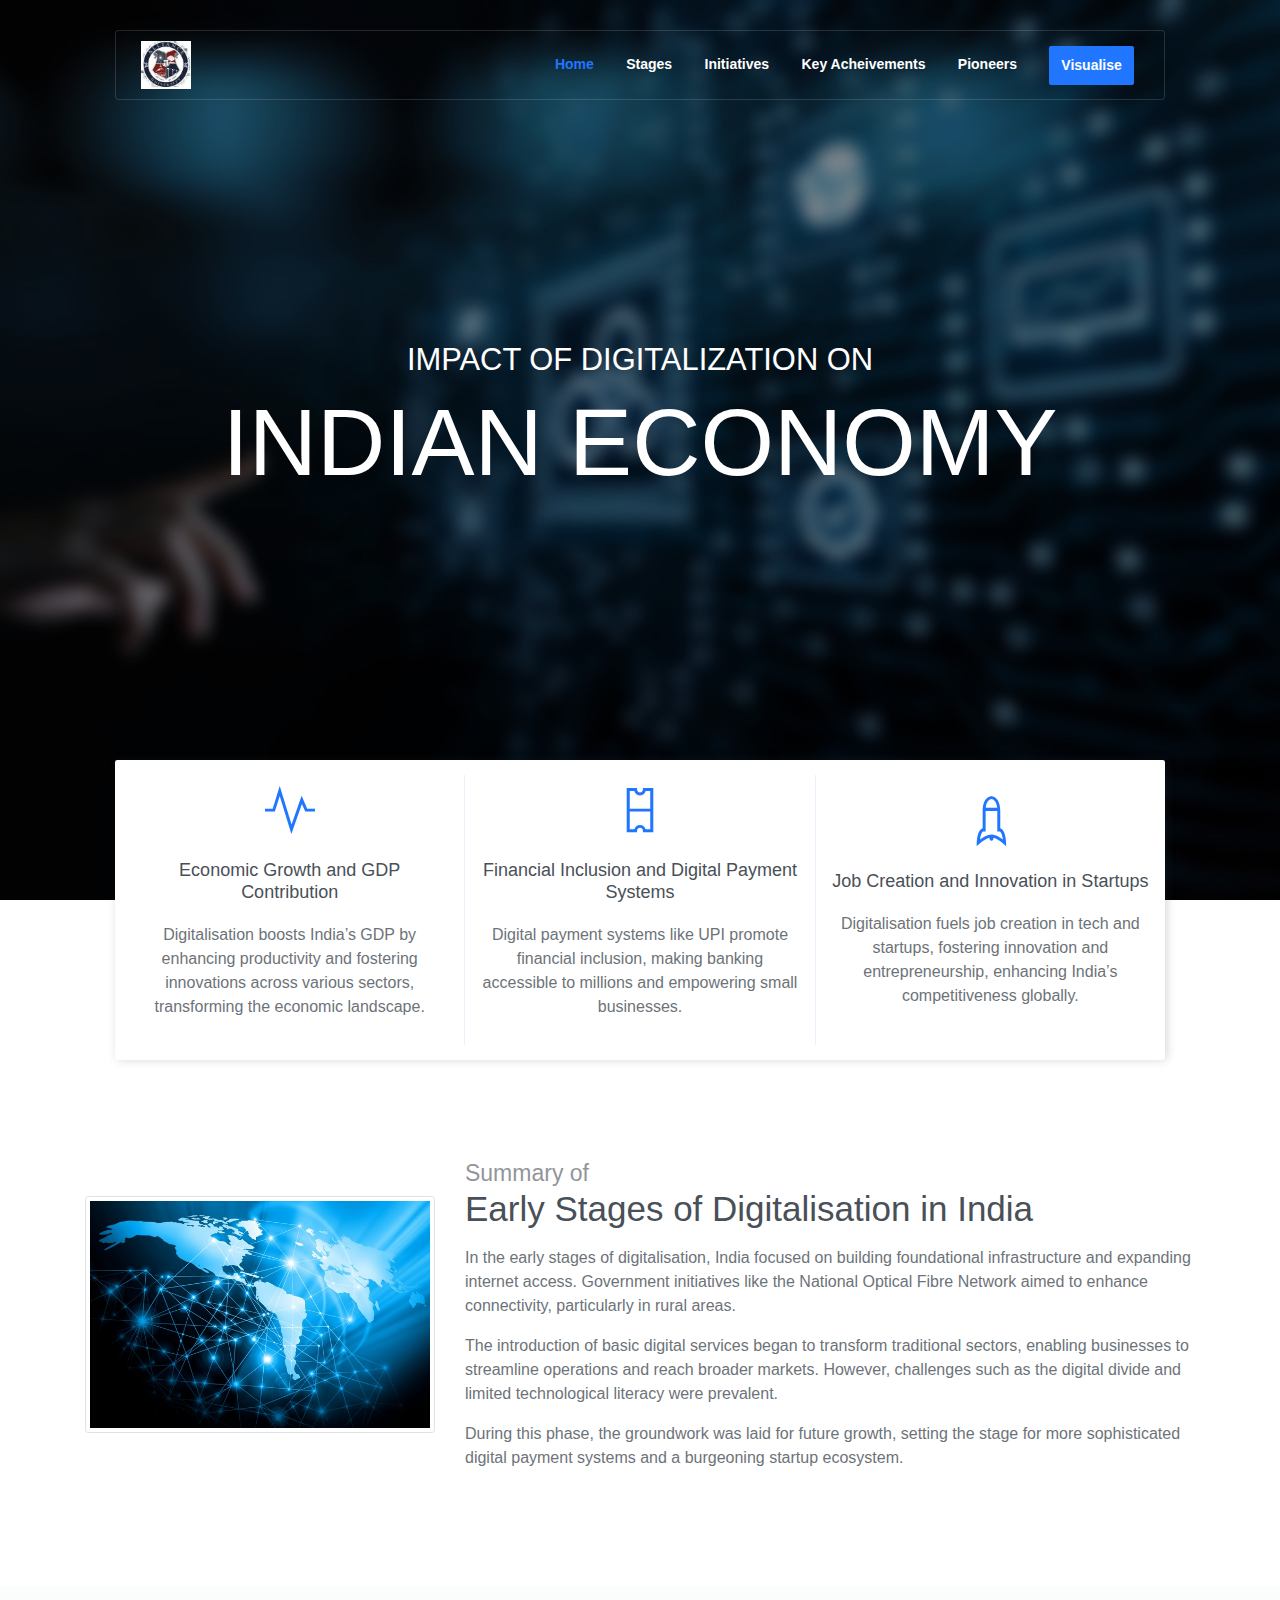
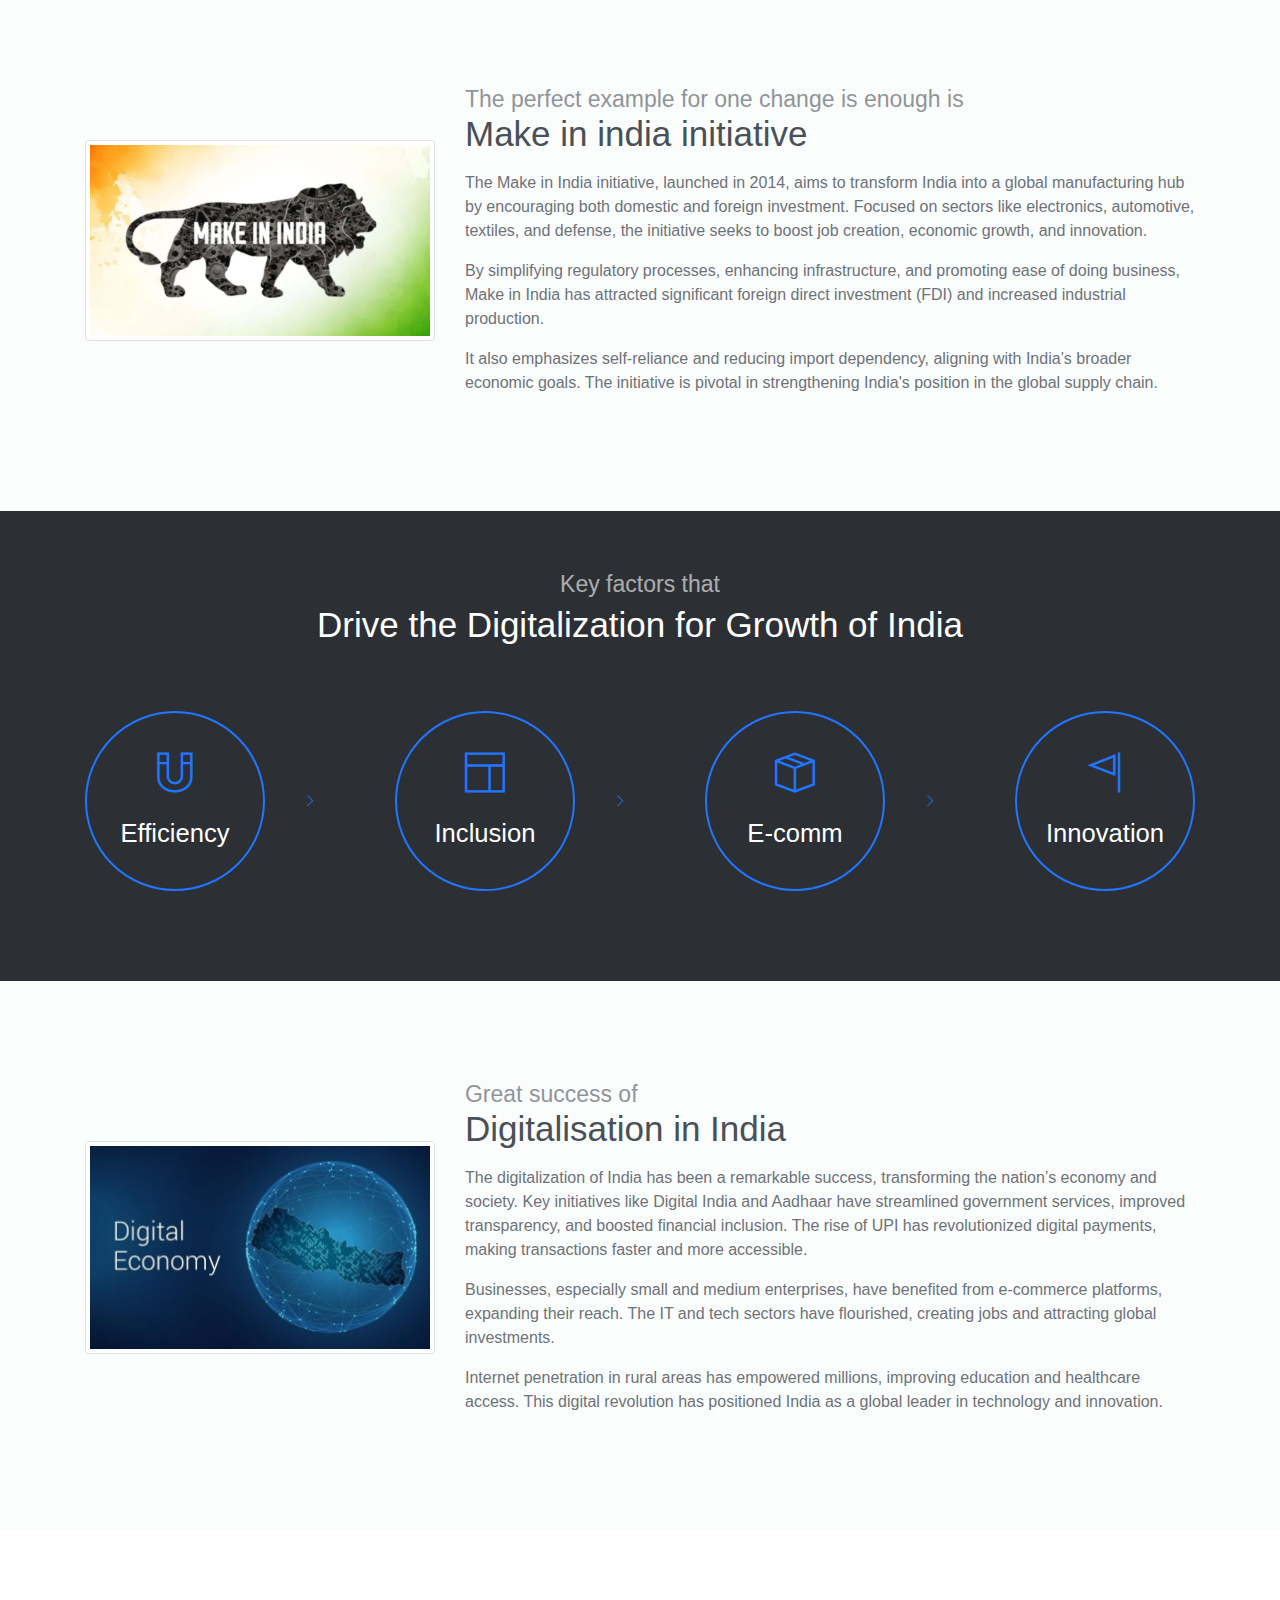
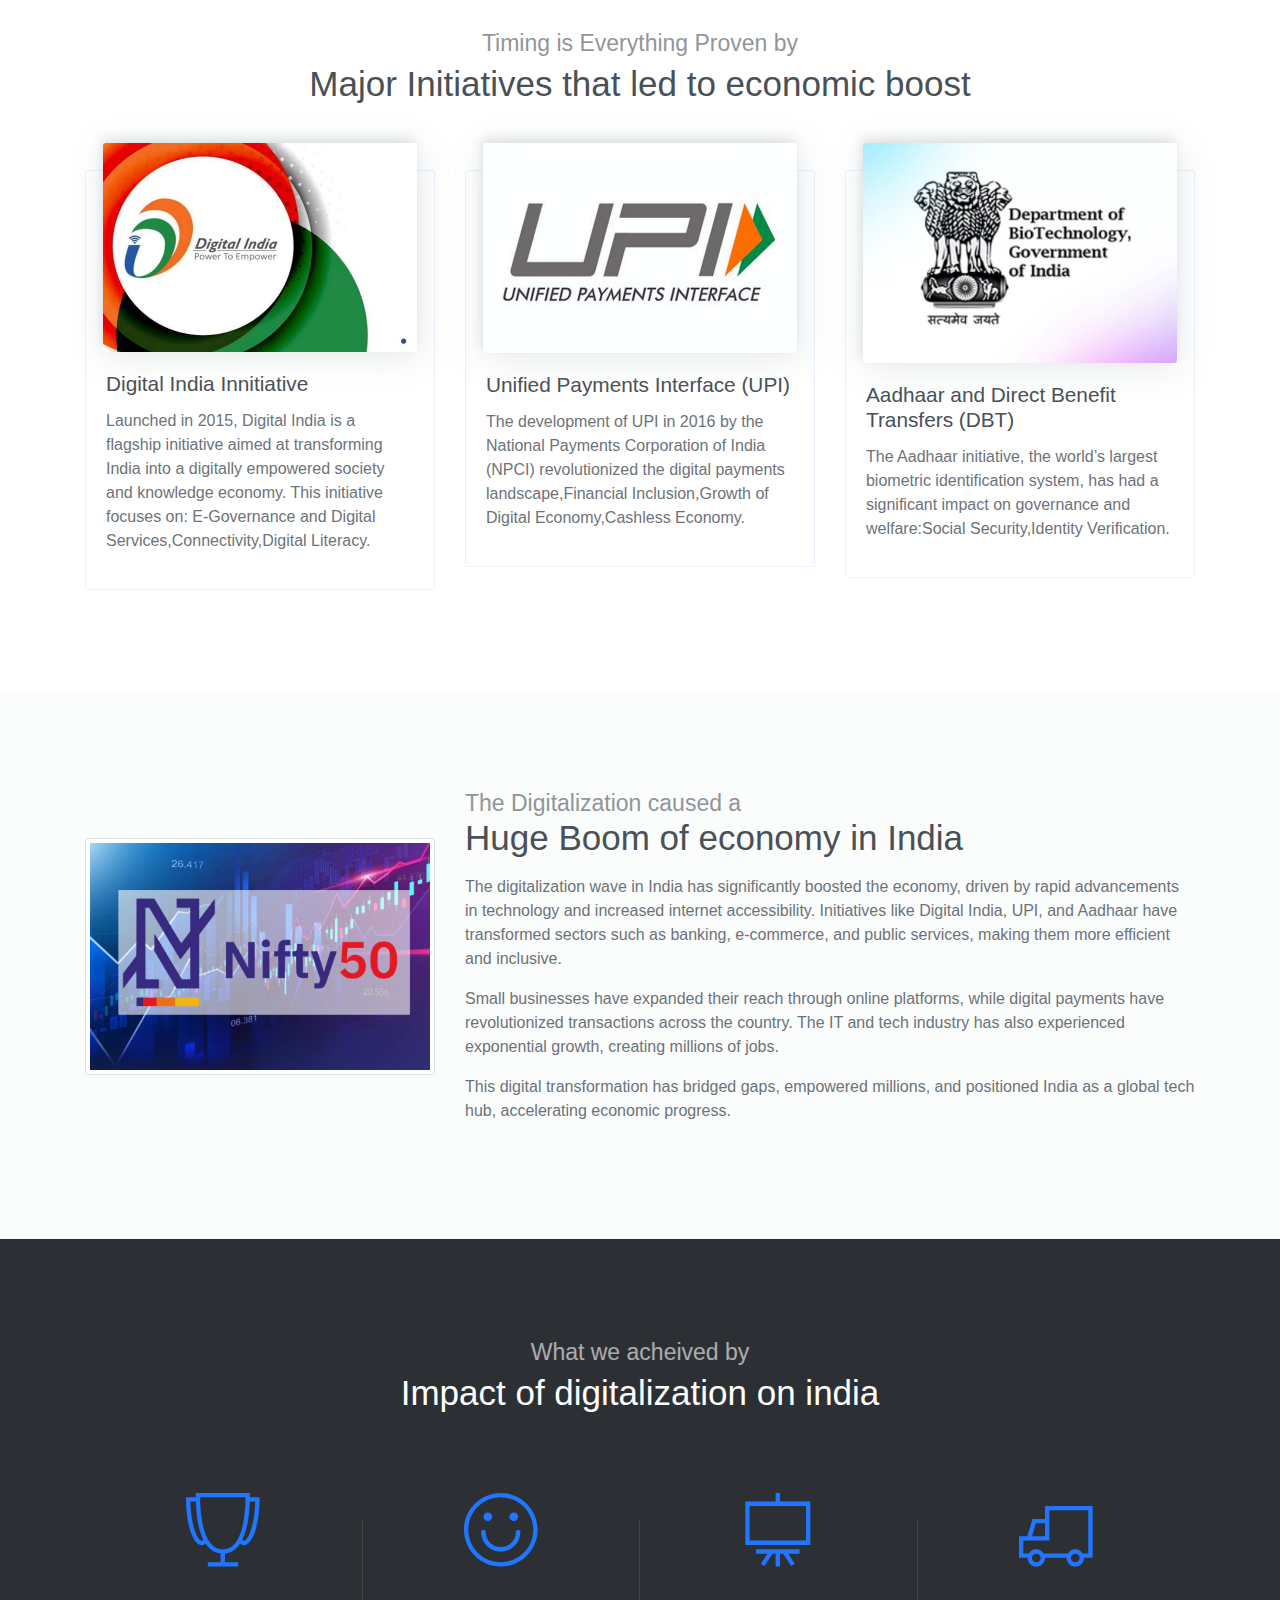
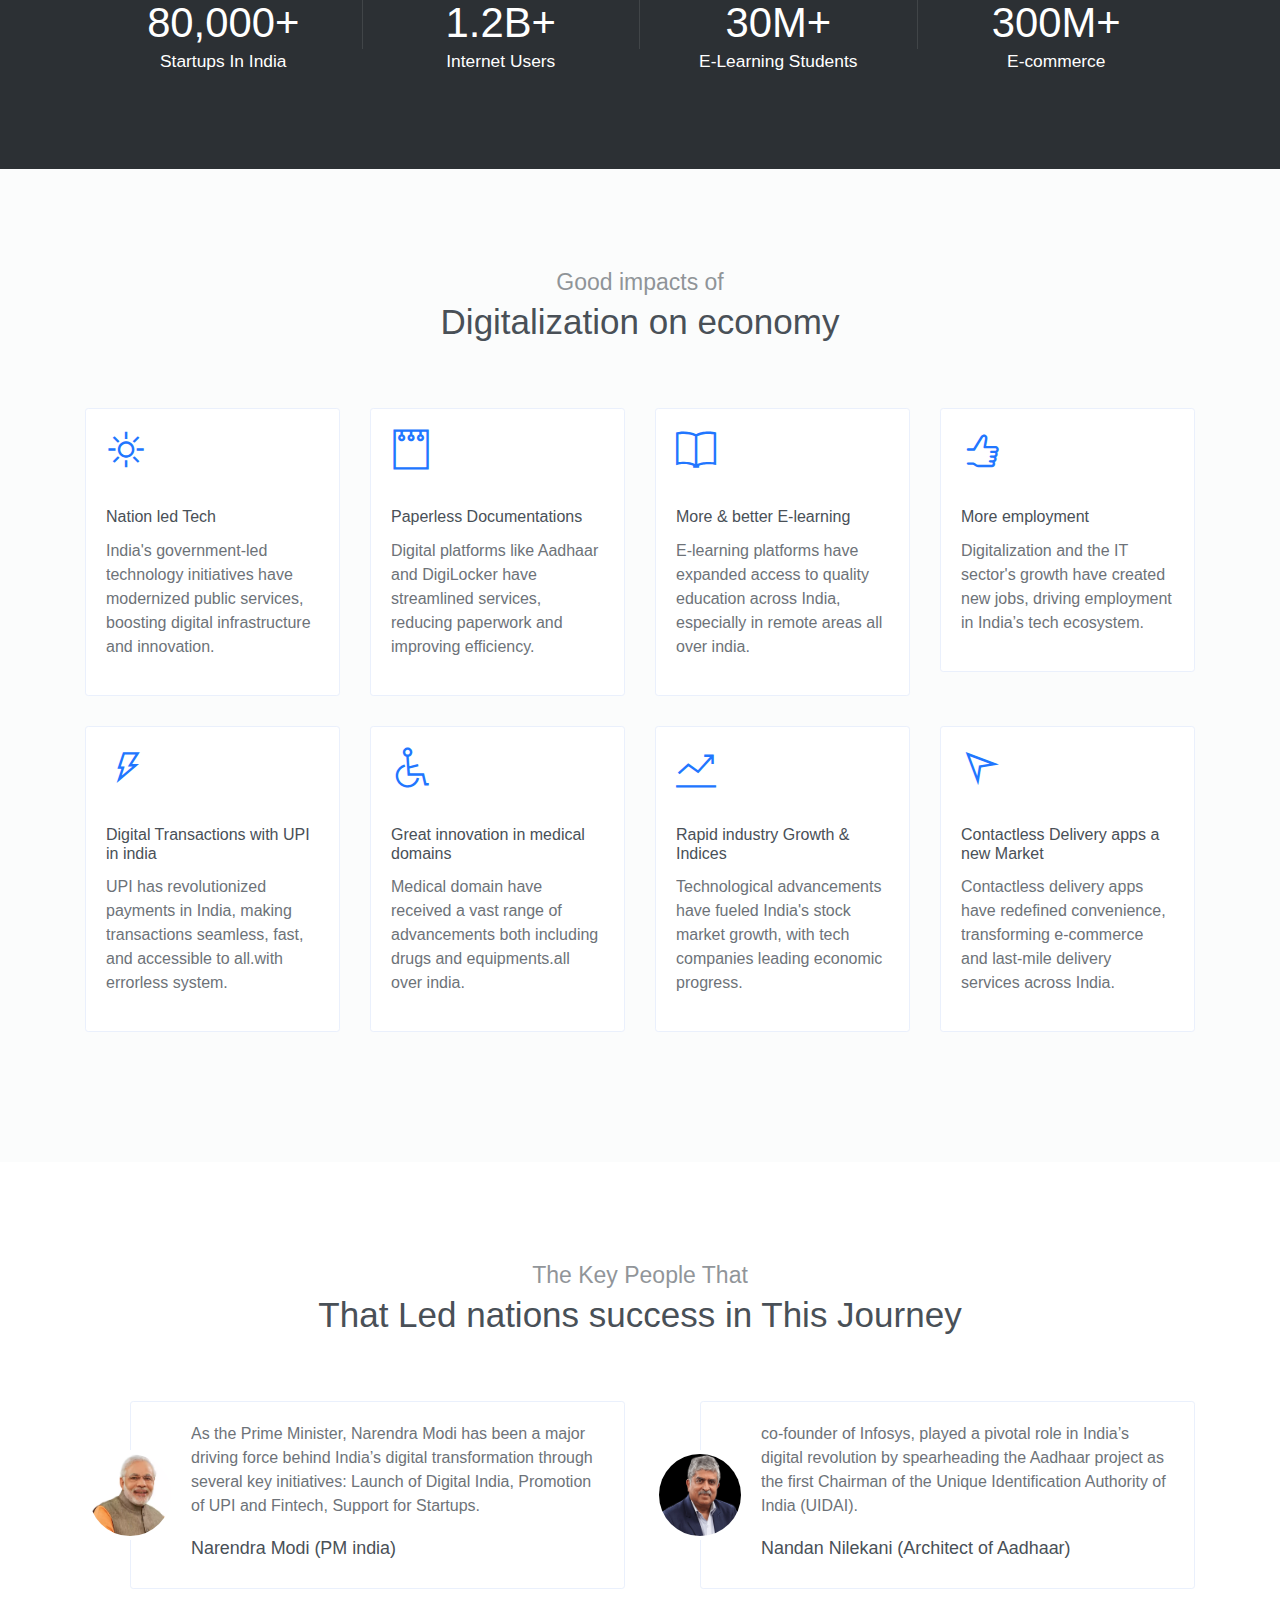
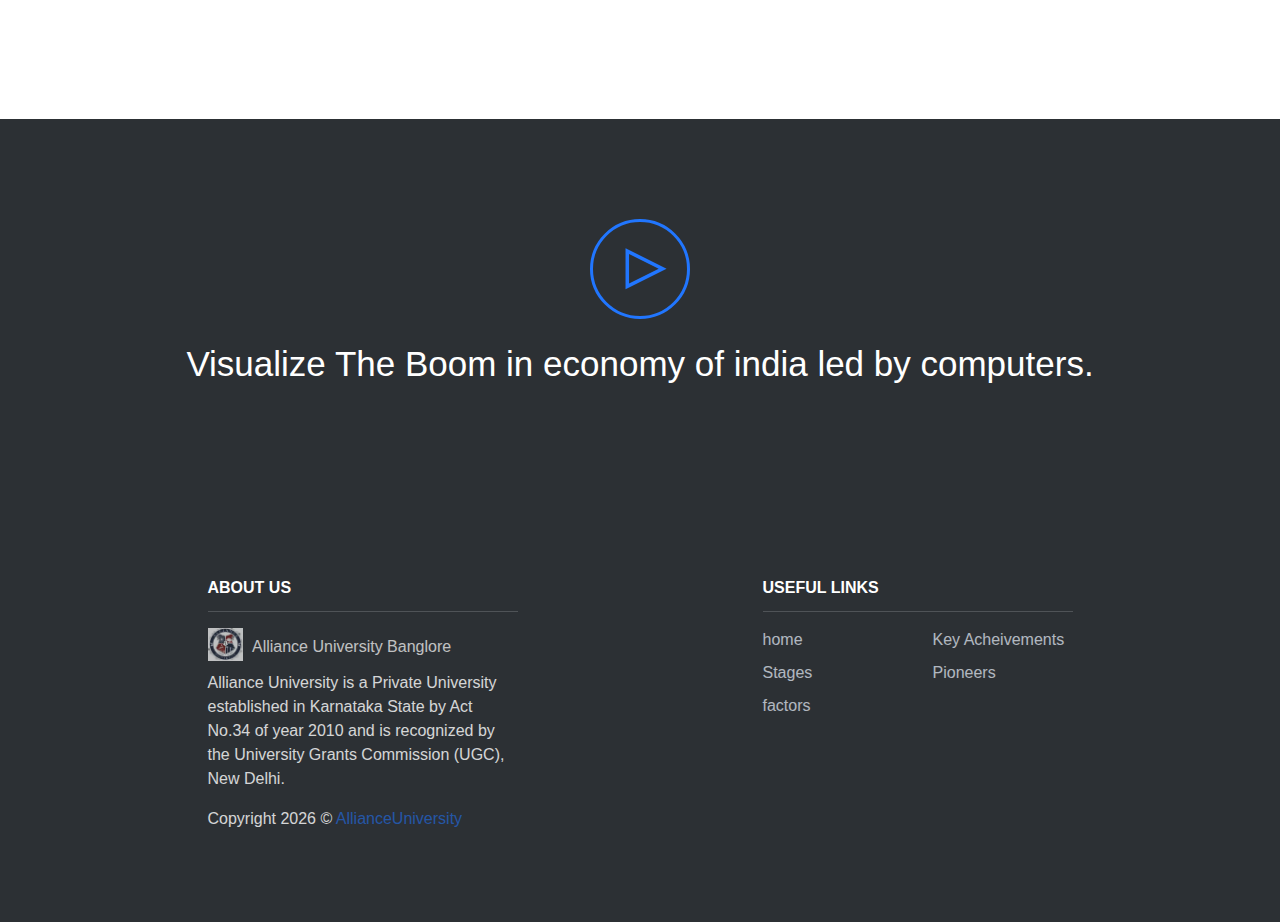
<file: index.html>
<!DOCTYPE html>
<html lang="en">
<head>
	<meta charset="utf-8">
    <meta name="viewport" content="width=device-width, initial-scale=1, shrink-to-fit=no">
    <meta name="description" content="Start your development with Creative Studio landing page.">
    <meta name="author" content="Devcrud">
    <title>Priyanka kubsad</title>

    <!-- font icons -->
    <link rel="stylesheet" href="assets/vendors/themify-icons/css/themify-icons.css">

    <!-- Bootstrap + Creative Studio main styles -->
	<link rel="stylesheet" href="assets/css/creative-studio.css">

</head>
<body data-spy="scroll" data-target=".navbar" data-offset="40" id="home">
    
    <!-- Page Navigation -->
    <nav class="navbar custom-navbar navbar-expand-lg navbar-dark" data-spy="affix" data-offset-top="20">
        <div class="container">
            <a class="navbar-brand" href="#">
                <img src="assets/imgs/logo.jpg" alt="Download free bootstrap 4 landing page, free boootstrap 4 templates, Download free bootstrap 4.1 landing page, free boootstrap 4.1.1 templates, Creative studio Landing page">
            </a>
            <button class="navbar-toggler" type="button" data-toggle="collapse" data-target="#navbarSupportedContent" aria-controls="navbarSupportedContent" aria-expanded="false" aria-label="Toggle navigation">
                <span></span>
            </button>

            <div class="collapse navbar-collapse" id="navbarSupportedContent">
                <ul class="navbar-nav ml-auto">
                    <li class="nav-item">
                        <a class="nav-link" href="#home">Home</a>
                    </li>
                    <li class="nav-item">
                        <a class="nav-link" href="#stages">Stages</a>
                    </li>
                    <li class="nav-item">
                        <a class="nav-link" href="#factors">Initiatives</a>
                    </li>
                    <!--<li class="nav-item">
                        <a class="nav-link" href="#about3">Numbers</a>
                    </li>-->
                    <li class="nav-item">
                        <a class="nav-link" href="#serviceidea">Key Acheivements</a>
                    </li>
                    <li class="nav-item">
                        <a class="nav-link" href="#testimonial">Pioneers</a>
                    </li>

                    <!--<li class="nav-item">
                        <a class="nav-link" href="#contact">Visualize</a>
                    </li>
                    <li class="nav-item">-->
                        <a class="nav-link btn btn-primary btn-sm ml-lg-3" href="#Visualize">Visualise</a>
                    </li>
                </ul>
            </div>
        </div>
    </nav>
    <!-- End Of Page Navigation -->

    <!-- Page Header -->
    <header class="header">
        <div class="overlay">
            <h6 class="subtitle">IMPACT OF DIGITALIZATION ON</h6>
            <h1 class="title">INDIAN ECONOMY</h1>
            <div class="buttons text-center">
                <!--<a href="#service" class="btn btn-primary rounded w-lg btn-lg my-1">Our Service</a>
                <a href="#contact" class="btn btn-outline-light rounded w-lg btn-lg my-1">Contact Us</a>-->
            </div>              
        </div>      
    </header>
    <!-- End Of Page Header -->

    <!-- Box -->
    <div class="box text-center">
        <div class="box-item">
            <i class="ti-pulse"></i>
            <h6 class="box-title">Economic Growth and GDP Contribution</h6>
            <p>Digitalisation boosts India’s GDP by enhancing productivity and fostering innovations across various sectors, transforming the economic landscape.</p>
        </div>
        <div class="box-item">
            <i class="ti-ticket"></i>
            <h6 class="box-title">Financial Inclusion and Digital Payment Systems</h6>
            <p>Digital payment systems like UPI promote financial inclusion, making banking accessible to millions and empowering small businesses.</p>
        </div>
        <div class="box-item">
            <i class="ti-rocket"></i>
            <h6 class="box-title">Job Creation and Innovation in Startups</h6>
            <p>Digitalisation fuels job creation in tech and startups, fostering innovation and entrepreneurship, enhancing India’s competitiveness globally.</p>
        </div>
    </div>
    <!-- End of Box -->



    <!-- About 1 Section -->
    
    <section id="stages">
        <div class="container">
            <div class="row align-items-center">
                <div class="col-md-5 col-lg-4">
                    <img src="assets/imgs/about1.jpeg"Download free bootstrap 4 landing page, free boootstrap 4 templates, Download free bootstrap 4.1 landing page, free boootstrap 4.1.1 templates, Creative studio Landing page" class="w-100 img-thumbnail mb-3">
                </div>
                <div class="col-md-7 col-lg-8">
                    <h6 class="section-subtitle mb-0">Summary of</h6>
                    <h6 class="section-title mb-3">Early Stages of Digitalisation in India</h6>
                    <p>In the early stages of digitalisation, India focused on building foundational infrastructure and expanding internet access. Government initiatives like the National Optical Fibre Network aimed to enhance connectivity, particularly in rural areas.</p>
                    <p>The introduction of basic digital services began to transform traditional sectors, enabling businesses to streamline operations and reach broader markets. However, challenges such as the digital divide and limited technological literacy were prevalent.</p>
                    <p>During this phase, the groundwork was laid for future growth, setting the stage for more sophisticated digital payment systems and a burgeoning startup ecosystem.</p>
                </div>
            </div>
        </div>
    </section>
    
    <!-- End of About Section -->

    <!-- About 1.5 make in india Section -->
        <section id="about1">
            <div class="container">
                <div class="row align-items-center">
                    <div class="col-md-5 col-lg-4">
                        <img src="assets/imgs/about2.webp" alt="Download free bootstrap 4 landing page, free boootstrap 4 templates, Download free bootstrap 4.1 landing page, free boootstrap 4.1.1 templates, Creative studio Landing page" class="w-100 img-thumbnail mb-3">
                    </div>
                    <div class="col-md-7 col-lg-8">
                        <h6 class="section-subtitle mb-0">The perfect example for one change is enough is</h6>
                        <h6 class="section-title mb-3">Make in india initiative</h6>
                        <p>The Make in India initiative, launched in 2014, aims to transform India into a global manufacturing hub by encouraging both domestic and foreign investment. Focused on sectors like electronics, automotive, textiles, and defense, the initiative seeks to boost job creation, economic growth, and innovation.</p>
                        <p>By simplifying regulatory processes, enhancing infrastructure, and promoting ease of doing business, Make in India has attracted significant foreign direct investment (FDI) and increased industrial production.</p>
                        <p>It also emphasizes self-reliance and reducing import dependency, aligning with India’s broader economic goals. The initiative is pivotal in strengthening India's position in the global supply chain.</p>
                    </div>
                </div>
            </div>
        </section>
    <!-- End of About Section -->

    <!-- About Section with bg -->
    <section class="has-bg-img py-md">
            <div class="container text-center">
                <h6 class="section-subtitle">Key factors that</h6>
                <h6 class="section-title mb-6">Drive the Digitalization for Growth of India</h6>
                <div class="widget mb-4">
                    <div class="widget-item">
                        <i class="ti-magnet"></i>
                        <h4>Efficiency</h4>
                    </div>
                    <div class="widget-item">
                        <i class="ti-layout"></i>
                        <h4>Inclusion</h4>
                    </div>
                    <div class="widget-item">
                        <i class="ti-package"></i>
                        <h4>E-comm</h4>
                    </div>
                    <div class="widget-item">
                        <i class="ti-flag"></i>
                        <h4>Innovation</h4>
                    </div>
                </div>
            </div>
    </section>
    <!-- End Of About Sectoin -->

    <!-- About 2 Section -->
    <section id="about2">
        <div class="container">
            <div class="row align-items-center">
                <div class="col-md-5 col-lg-4">
                    <img src="assets/imgs/about3.jpeg" alt="Download free bootstrap 4 landing page, free boootstrap 4 templates, Download free bootstrap 4.1 landing page, free boootstrap 4.1.1 templates, Creative studio Landing page" class="w-100 img-thumbnail mb-3">
                </div>
                <div class="col-md-7 col-lg-8">
                    <h6 class="section-subtitle mb-0">Great success of</h6>
                    <h6 class="section-title mb-3">Digitalisation in India</h6>
                    <p>The digitalization of India has been a remarkable success, transforming the nation’s economy and society. Key initiatives like Digital India and Aadhaar have streamlined government services, improved transparency, and boosted financial inclusion. The rise of UPI has revolutionized digital payments, making transactions faster and more accessible.</p>
                    <p>Businesses, especially small and medium enterprises, have benefited from e-commerce platforms, expanding their reach. The IT and tech sectors have flourished, creating jobs and attracting global investments.</p>
                    <p>Internet penetration in rural areas has empowered millions, improving education and healthcare access. This digital revolution has positioned India as a global leader in technology and innovation.</p>
                </div>
            </div>
        </div>
    </section>
    <!-- End of About Section -->

    <!-- Blog Section -->
    <section id="factors">
            <div class="container">
                <h6 class="section-subtitle text-center">Timing is Everything Proven by</h6>
                <h6 class="section-title mb-6 text-center">Major Initiatives that led to economic boost</h6>
    
                <div class="row">
                    <div class="col-md-4">
                        <div class="card blog-post my-4 my-sm-5 my-md-0">
                            <img src="assets/imgs/blog-1-1.jpeg" alt="Download free bootstrap 4 landing page, free boootstrap 4 templates, Download free bootstrap 4.1 landing page, free boootstrap 4.1.1 templates, Creative studio Landing page">
                            <div class="card-body">
                                <!-- <div class="details mb-3">
                                    <a href="javascript:void(0)"><i class="ti-comments"></i> 123</a>
                                    <a href="javascript:void(0)"><i class="ti-eye"></i> 123</a>
                                </div> -->
                                <h5 class="card-title"> Digital India Innitiative</h5>
                                <p>Launched in 2015, Digital India is a flagship initiative aimed at transforming India into a digitally empowered society and knowledge economy. This initiative focuses on: E-Governance and Digital Services,Connectivity,Digital Literacy.</p>
                                <!-- <a href="javascript:void(0)" class="d-block mt-3">Read More...</a> -->
                            </div>
                        </div>
                    </div>
                    <div class="col-md-4">
                        <div class="card blog-post my-4 my-sm-5 my-md-0">
                            <img src="assets/imgs/blog-1-2.jpeg" alt="Download free bootstrap 4 landing page, free boootstrap 4 templates, Download free bootstrap 4.1 landing page, free boootstrap 4.1.1 templates, Creative studio Landing page">
                            <div class="card-body">
                                <!-- <div class="details mb-3">
                                    <a href="javascript:void(0)"><i class="ti-comments"></i> 123</a>
                                    <a href="javascript:void(0)"><i class="ti-eye"></i> 123</a>
                                </div> -->
                                <h5 class="card-title">Unified Payments Interface (UPI)</h5>
                                <p>The development of UPI in 2016 by the National Payments Corporation of India (NPCI) revolutionized the digital payments landscape,Financial Inclusion,Growth of Digital Economy,Cashless Economy.</p>
                                <!-- <a href="javascript:void(0)" class="d-block mt-3">Read More...</a> -->
                            </div>
                        </div>
                    </div>
                    <div class="col-md-4">
                        <div class="card blog-post my-4 my-sm-5 my-md-0">
                            <img src="assets/imgs/blog-1-3.jpeg" alt="Download free bootstrap 4 landing page, free boootstrap 4 templates, Download free bootstrap 4.1 landing page, free boootstrap 4.1.1 templates, Creative studio Landing page">
                            <div class="card-body">
                                <!-- <div class="details mb-3">
                                    <a href="javascript:void(0)"><i class="ti-comments"></i> 123</a>
                                    <a href="javascript:void(0)"><i class="ti-eye"></i> 123</a>
                                </div> -->
                                <h5 class="card-title">Aadhaar and Direct Benefit Transfers (DBT)</h5>
                                <p>The Aadhaar initiative, the world’s largest biometric identification system, has had a significant impact on governance and welfare:Social Security,Identity Verification.</p>
                                <!-- <a href="javascript:void(0)" class="d-block mt-3">Read More...</a> -->
                            </div>
                        </div>
                    </div>
                    
                </div>
            </div>
    </section>
    <!-- End of Blog Section -->

    <!-- About 3 Section -->
    <section id="about3">
        <div class="container">
            <div class="row align-items-center">
                <div class="col-md-5 col-lg-4">
                    <img src="assets/imgs/about4.jpeg" alt="Download free bootstrap 4 landing page, free boootstrap 4 templates, Download free bootstrap 4.1 landing page, free boootstrap 4.1.1 templates, Creative studio Landing page" class="w-100 img-thumbnail mb-3">
                </div>
                <div class="col-md-7 col-lg-8">
                    <h6 class="section-subtitle mb-0">The Digitalization caused a</h6>
                    <h6 class="section-title mb-3">Huge Boom of economy in India</h6>
                    <p>The digitalization wave in India has significantly boosted the economy, driven by rapid advancements in technology and increased internet accessibility. Initiatives like Digital India, UPI, and Aadhaar have transformed sectors such as banking, e-commerce, and public services, making them more efficient and inclusive.</p>
                    <p>Small businesses have expanded their reach through online platforms, while digital payments have revolutionized transactions across the country. The IT and tech industry has also experienced exponential growth, creating millions of jobs.</p>
                    <p>This digital transformation has bridged gaps, empowered millions, and positioned India as a global tech hub, accelerating economic progress.</p>
                </div>
            </div>
        </div>
    </section>
    <!-- End of About Section -->

    <!-- Fatcs Section -->
    <section class="has-bg-img bg-img-2">
            <div class="container text-center">
                <h6 class="section-subtitle">What we acheived by</h6>
                <h6 class="section-title mb-6">Impact of digitalization on india</h6>
                    <div class="widget-2">
                        <div class="widget-item">
                            <i class="ti-cup"></i>
                            <h6 class="title">80,000+</h6>
                            <div class="subtitle">Startups In India</div>
                        </div>
                        <div class="widget-item">
                            <i class="ti-face-smile"></i>
                            <h6 class="title">1.2B+</h6>
                            <div class="subtitle">Internet Users</div>
                        </div>
                        <div class="widget-item">
                            <i class="ti-blackboard"></i>
                            <h6 class="title">30M+</h6>
                            <div class="subtitle">E-Learning Students</div>
                        </div>
                        <div class="widget-item">
                            <i class="ti-truck"></i>
                            <h6 class="title">300M+</h6>
                            <div class="subtitle">E-commerce</div>
                        </div>
                    </div>
            </div>
    </section>


    <!-- Service needs more data Section -->
    <section id="serviceidea">
        <div class="container">
            <h6 class="section-subtitle text-center">Good impacts of</h6>
            <h5 class="section-title text-center mb-6">Digitalization on economy</h5> 
            <div class="row">
                <div class="col-sm-4 col-md-3">
                    <div class="card mb-4">
                        <div class="card-body">
                            <h2 class="mb-4"><i class="ti-shine text-primary"></i></h2>
                            <h6 class="card-title">Nation led Tech</h6>
                            <p>India's government-led technology initiatives have modernized public services, boosting digital infrastructure and innovation.</p>
                        </div>
                    </div>
                </div>
                <div class="col-sm-4 col-md-3">
                    <div class="card mb-4">
                        <div class="card-body">
                            <h2 class="mb-4"><i class="ti-notepad text-primary"></i></h2>
                            <h6 class="card-title">Paperless Documentations</h6>
                            <p>Digital platforms like Aadhaar and DigiLocker have streamlined services, reducing paperwork and improving efficiency.</p>
                        </div>
                    </div>
                </div>
                <div class="col-sm-4 col-md-3">
                    <div class="card mb-4">
                        <div class="card-body">
                            <h2 class="mb-4"><i class="ti-book text-primary"></i></h2>
                            <h6 class="card-title">More & better E-learning</h6>
                            <p>E-learning platforms have expanded access to quality education across India, especially in remote areas all over india.</p>
                        </div>
                    </div>
                </div>
                <div class="col-sm-4 col-md-3">
                    <div class="card mb-4">
                        <div class="card-body">
                            <h2 class="mb-4"><i class="ti-thumb-up text-primary"></i></h2>
                            <h6 class="card-title">More employment</h6>
                            <p>Digitalization and the IT sector's growth have created new jobs, driving employment in India’s tech ecosystem.</p>
                        </div>
                    </div>
                </div>
                <div class="col-sm-4 col-md-3">
                    <div class="card mb-4">
                        <div class="card-body">
                            <h2 class="mb-4"><i class="ti-bolt text-primary"></i></h2>
                            <h6 class="card-title">Digital Transactions with UPI in india</h6>
                            <p>UPI has revolutionized payments in India, making transactions seamless, fast, and accessible to all.with errorless system.</p>
                        </div>
                    </div>
                </div>
                <div class="col-sm-4 col-md-3">
                    <div class="card mb-4">
                        <div class="card-body">
                            <h2 class="mb-4"><i class="ti-wheelchair text-primary"></i></h2>
                            <h6 class="card-title">Great innovation in medical domains</h6>
                            <p>Medical domain have received a vast range of advancements both including drugs and equipments.all over india.</p>
                        </div>
                    </div>
                </div>
                <div class="col-sm-4 col-md-3">
                    <div class="card mb-4">
                        <div class="card-body">
                            <h2 class="mb-4"><i class="ti-stats-up text-primary"></i></h2>
                            <h6 class="card-title">Rapid industry Growth & Indices</h6>
                            <p>Technological advancements have fueled India's stock market growth, with tech companies leading economic progress.</p>
                        </div>
                    </div>
                </div>
                <div class="col-sm-4 col-md-3">
                    <div class="card mb-4">
                        <div class="card-body">
                            <h2 class="mb-4"><i class="ti-location-arrow text-primary"></i></h2>
                            <h6 class="card-title">Contactless Delivery apps a new Market</h6>
                            <p>Contactless delivery apps have redefined convenience, transforming e-commerce and last-mile delivery services across India.</p>
                        </div>
                    </div>
                </div>

            </div>  
        </div>
    </section>
    <!-- End of Service Section -->


    <!-- Portfolio section 
    <section id="portfolio">
        <div class="container text-center">
            <h6 class="section-subtitle">Our Awesome Works</h6>
            <h6 class="section-title mb-5">Our Portfolio</h6>
            <div class="row">
                <div class="col-sm-4">
                    <div class="img-wrapper">
                        <img src="assets/imgs/folio-1.jpg" alt="Download free bootstrap 4 landing page, free boootstrap 4 templates, Download free bootstrap 4.1 landing page, free boootstrap 4.1.1 templates, Creative studio Landing page">
                        <div class="overlay">
                            <div class="overlay-infos">
                                <h5>Project Title</h5>
                                <a href="javascript:void(0)"><i class="ti-zoom-in"></i></a>
                                <a href="javascript:void(0)"><i class="ti-link"></i></a>
                            </div>  
                        </div>
                    </div>
                    <div class="img-wrapper">
                        <img src="assets/imgs/folio-2.jpg" alt="Download free bootstrap 4 landing page, free boootstrap 4 templates, Download free bootstrap 4.1 landing page, free boootstrap 4.1.1 templates, Creative studio Landing page">
                        <div class="overlay">
                            <div class="overlay-infos">
                                <h5>Project Title</h5>
                                <a href="javascript:void(0)"><i class="ti-zoom-in"></i></a>
                                <a href="javascript:void(0)"><i class="ti-link"></i></a>
                            </div>                              
                        </div>
                    </div>                  
                </div>
                <div class="col-sm-4">
                    <div class="img-wrapper">
                        <img src="assets/imgs/folio-3.jpg" alt="Download free bootstrap 4 landing page, free boootstrap 4 templates, Download free bootstrap 4.1 landing page, free boootstrap 4.1.1 templates, Creative studio Landing page">
                        <div class="overlay">
                            <div class="overlay-infos">
                                <h5>Project Title</h5>
                                <a href="javascript:void(0)"><i class="ti-zoom-in"></i></a>
                                <a href="javascript:void(0)"><i class="ti-link"></i></a>
                            </div>  
                        </div>
                    </div>
                    <div class="img-wrapper">
                        <img src="assets/imgs/folio-4.jpg" alt="Download free bootstrap 4 landing page, free boootstrap 4 templates, Download free bootstrap 4.1 landing page, free boootstrap 4.1.1 templates, Creative studio Landing page">
                        <div class="overlay">
                            <div class="overlay-infos">
                                <h5>Project Title</h5>
                                <a href="javascript:void(0)"><i class="ti-zoom-in"></i></a>
                                <a href="javascript:void(0)"><i class="ti-link"></i></a>
                            </div>                              
                        </div>
                    </div>                  
                </div>
                <div class="col-sm-4">
                    <div class="img-wrapper">
                        <img src="assets/imgs/folio-5.jpg" alt="Download free bootstrap 4 landing page, free boootstrap 4 templates, Download free bootstrap 4.1 landing page, free boootstrap 4.1.1 templates, Creative studio Landing page">
                        <div class="overlay">
                            <div class="overlay-infos">
                                <h5>Project Title</h5>
                                <a href="javascript:void(0)"><i class="ti-zoom-in"></i></a>
                                <a href="javascript:void(0)"><i class="ti-link"></i></a>
                            </div>  
                        </div>
                    </div>
                    <div class="img-wrapper">
                        <img src="assets/imgs/folio-6.jpg" alt="Download free bootstrap 4 landing page, free boootstrap 4 templates, Download free bootstrap 4.1 landing page, free boootstrap 4.1.1 templates, Creative studio Landing page">
                        <div class="overlay">
                            <div class="overlay-infos">
                                <h5>Project Title</h5>
                                <a href="javascript:void(0)"><i class="ti-zoom-in"></i></a>
                                <a href="javascript:void(0)"><i class="ti-link"></i></a>
                            </div>                              
                        </div>
                    </div>                  
                </div>
            </div>
        </div>
    </section>
     End of portfolio section -->

    <!-- Team Section 
    <section id="team">
        <div class="container">
            <h6 class="section-subtitle text-center">Meet With</h6>
            <h6 class="section-title mb-5 text-center">Our Angels</h6>
            <div class="row">
                <div class="col-sm-6 col-md-4">
                    <div class="card text-center mb-4">
                        <img class="card-img-top inset" src="assets/imgs/avatar.jpg">
                        <div class="card-body">
                            <h6 class="small text-primary font-weight-bold">FOUNDER</h6>
                            <h5 class="card-title">Matthew Davis</h5>
                            <p>Lorem ipsum dolor sit amet, consectetur adipisicing elit. Magni quos esse tenetur illo qui, nostrum.</p>
                            <div class="socials">
                                <a href="javascript:void(0)"><i class="ti-facebook"></i> </a>
                                <a href="javascript:void(0)"><i class="ti-github"></i></a>
                                <a href="javascript:void(0)"><i class="ti-dropbox"></i></a>
                                <a href="javascript:void(0)"><i class="ti-twitter"></i></a>
                            </div>
                        </div>
                    </div>
                </div>
                <div class="col-sm-6 col-md-4">
                    <div class="card text-center mb-4">
                        <img class="card-img-top inset" src="assets/imgs/avatar-1.jpg">
                        <div class="card-body">
                            <h6 class="small text-primary font-weight-bold">CEO</h6>
                            <h5 class="card-title">Barbara Ross</h5>
                            <p>Lorem ipsum dolor sit amet, consectetur adipisicing elit. Magni quos esse tenetur illo qui, nostrum.</p>
                            <div class="socials">
                                <a href="javascript:void(0)"><i class="ti-facebook"></i> </a>
                                <a href="javascript:void(0)"><i class="ti-github"></i></a>
                                <a href="javascript:void(0)"><i class="ti-dropbox"></i></a>
                                <a href="javascript:void(0)"><i class="ti-twitter"></i></a>
                            </div>
                        </div>
                    </div>
                </div>
                <div class="col-sm-6 col-md-4">
                    <div class="card text-center mb-4">
                        <img class="card-img-top inset" src="assets/imgs/avatar-2.jpg">
                        <div class="card-body">
                            <h6 class="small text-primary font-weight-bold">Designer</h6>
                            <h5 class="card-title">Karen Perry</h5>
                            <p>Lorem ipsum dolor sit amet, consectetur adipisicing elit. Magni quos esse tenetur illo qui, nostrum.</p>
                            <div class="socials">
                                <a href="javascript:void(0)"><i class="ti-facebook"></i> </a>
                                <a href="javascript:void(0)"><i class="ti-github"></i></a>
                                <a href="javascript:void(0)"><i class="ti-dropbox"></i></a>
                                <a href="javascript:void(0)"><i class="ti-twitter"></i></a>
                            </div>
                        </div>
                    </div>
                </div>
                <div class="col-sm-6 col-md-4">
                    <div class="card text-center mb-4">
                        <img class="card-img-top inset" src="assets/imgs/avatar-3.jpg">
                        <div class="card-body">
                            <h6 class="small text-primary font-weight-bold">App Designer</h6>
                            <h5 class="card-title">Ashley Diaz</h5>
                            <p>Lorem ipsum dolor sit amet, consectetur adipisicing elit. Magni quos esse tenetur illo qui, nostrum.</p>
                            <div class="socials">
                                <a href="javascript:void(0)"><i class="ti-facebook"></i> </a>
                                <a href="javascript:void(0)"><i class="ti-github"></i></a>
                                <a href="javascript:void(0)"><i class="ti-dropbox"></i></a>
                                <a href="javascript:void(0)"><i class="ti-twitter"></i></a>
                            </div>
                        </div>
                    </div>
                </div>
                <div class="col-sm-6 col-md-4">
                    <div class="card text-center mb-4">
                        <img class="card-img-top inset" src="assets/imgs/avatar-4.jpg">
                        <div class="card-body">
                            <h6 class="small text-primary font-weight-bold">Developer</h6>
                            <h5 class="card-title">Edward Harris</h5>
                            <p>Lorem ipsum dolor sit amet, consectetur adipisicing elit. Magni quos esse tenetur illo qui, nostrum.</p>
                            <div class="socials">
                                <a href="javascript:void(0)"><i class="ti-facebook"></i> </a>
                                <a href="javascript:void(0)"><i class="ti-github"></i></a>
                                <a href="javascript:void(0)"><i class="ti-dropbox"></i></a>
                                <a href="javascript:void(0)"><i class="ti-twitter"></i></a>
                            </div>
                        </div>
                    </div>
                </div>
                <div class="col-sm-6 col-md-4">
                    <div class="card text-center mb-4">
                        <img class="card-img-top inset" src="assets/imgs/avatar-5.jpg">
                        <div class="card-body">
                            <h6 class="small text-primary font-weight-bold">photographer</h6>
                            <h5 class="card-title">Brian Scott</h5>
                            <p>Lorem ipsum dolor sit amet, consectetur adipisicing elit. Magni quos esse tenetur illo qui, nostrum.</p>
                            <div class="socials">
                                <a href="javascript:void(0)"><i class="ti-facebook"></i> </a>
                                <a href="javascript:void(0)"><i class="ti-github"></i></a>
                                <a href="javascript:void(0)"><i class="ti-dropbox"></i></a>
                                <a href="javascript:void(0)"><i class="ti-twitter"></i></a>
                            </div>
                        </div>
                    </div>
                </div>

            </div>
        </div>
    </section>
     End of Team Sectoin -->

    <!-- Fatcs Section 
    <section class="has-bg-img bg-img-2">
        <div class="container text-center">
            <h6 class="section-subtitle">We Are Awesome</h6>
            <h6 class="section-title mb-6">Some Fun Fucts</h6>
                <div class="widget-2">
                    <div class="widget-item">
                        <i class="ti-cup"></i>
                        <h6 class="title">100+</h6>
                        <div class="subtitle">Awards Won</div>
                    </div>
                    <div class="widget-item">
                        <i class="ti-face-smile"></i>
                        <h6 class="title">100+</h6>
                        <div class="subtitle">Happy Clients</div>
                    </div>
                    <div class="widget-item">
                        <i class="ti-blackboard"></i>
                        <h6 class="title">845+</h6>
                        <div class="subtitle">Project Completed</div>
                    </div>
                    <div class="widget-item">
                        <i class="ti-comments-smiley"></i>
                        <h6 class="title">15K+</h6>
                        <div class="subtitle">Comments</div>
                    </div>
                </div>
        </div>
    </section> -->



    <!-- Testimonial Section -->
    <section id="testimonial">
        <div class="container">
            <h6 class="section-subtitle text-center">The Key People That</h6>
            <h6 class="section-title text-center mb-6">That Led nations success in This Journey</h6>
            <div class="row">
                <div class="col-md-6">
                    <div class="testimonial-wrapper">
                        <div class="img-holder">
                            <img src="assets/imgs/avatar-5.jpg" alt="Download free bootstrap 4 landing page, free boootstrap 4 templates, Download free bootstrap 4.1 landing page, free boootstrap 4.1.1 templates, Creative studio Landing page">                     
                        </div>
                        <div class="body">
                            <p class="subtitle">As the Prime Minister, Narendra Modi has been a major driving force behind India’s digital transformation through several key initiatives: Launch of Digital India, Promotion of UPI and Fintech, Support for Startups.</p>
                            <h6 class="title">Narendra Modi (PM india)</h6>
                        </div>
                    </div>
                </div>
                <div class="col-md-6">
                    <div class="testimonial-wrapper">
                        <div class="img-holder">
                            <img src="assets/imgs/avatar-6.jpg" alt="Download free bootstrap 4 landing page, free boootstrap 4 templates, Download free bootstrap 4.1 landing page, free boootstrap 4.1.1 templates, Creative studio Landing page">                     
                        </div>
                        <div class="body">
                            <p class="subtitle">co-founder of Infosys, played a pivotal role in India’s digital revolution by spearheading the Aadhaar project as the first Chairman of the Unique Identification Authority of India (UIDAI).</p>
                            <h6 class="title">Nandan Nilekani (Architect of Aadhaar)</h6>
                        </div>
                    </div>
                </div>
            </div>
        </div>
    </section>
    <!-- End of Testimonial Section -->


    <!-- Video Section -->
    
    <section id="Visualize" class="has-bg-img py-lg">
        <div class="container text-center">

            <!-- Button trigger modal -->
            <button type="button" class="btn btn-outline-primary play-control" onclick="window.location.href='https://youtu.be/8iYStTg1Ntc?si=ckr2aa1mrkCanHkt'">
                <i class="ti-control-play"></i>
            </button>
            
            <h6 class="section-title mt-4">Visualize The Boom in economy of india led by computers.</h6>

        </div>
    </section>
    
    <!-- End of Video Section -->





    <!-- Contact Section
    <section id="contact">
        <div class="container">
            <div class="contact-card">
                <div class="infos">
                    <h6 class="section-subtitle">Get Here</h6>
                    <h6 class="section-title mb-4">Contact Us</h6>

                    <div class="item">
                        <i class="ti-location-pin"></i>
                        <div class="">
                            <h5>Location</h5>
                            <p> 12345 Fake ST NoWhere AB Country</p>
                        </div>                          
                    </div>
                    <div class="item">
                        <i class="ti-mobile"></i>
                        <div>
                            <h5>Phone Number</h5>
                            <p>(123) 456-7890</p>
                        </div>                          
                    </div>
                    <div class="item">
                        <i class="ti-email"></i>
                        <div class="mb-0">
                            <h5>Email Address</h5>
                            <p>info@website.com</p>
                        </div>
                    </div>
                    <div class="item">
                        <i class="ti-world"></i>
                        <div class="mb-0">
                            <h5>example.com</h5>
                            <p>info@example.com</p>
                        </div>
                    </div>
                </div>
                <div class="form">
                    <h6 class="section-subtitle">Available 24/7</h6>
                    <h6 class="section-title mb-4">Get In Touch</h6>
                    <form>
                        <div class="form-group">
                            <input type="email" class="form-control form-control-lg" id="exampleInputEmail1" aria-describedby="emailHelp" placeholder="Enter email" required>
                        </div>
                        <div class="form-group">
                            <input type="password" class="form-control form-control-lg" id="exampleInputPassword1" placeholder="Password" required>
                        </div>
                        <div class="form-group">
                            <textarea name="contact-message" id="" cols="30" rows="7" class="form-control form-control-lg" placeholder="Message"></textarea>
                        </div>
                        <button type="submit" class="btn btn-primary btn-block btn-lg mt-3">Send Message</button>
                    </form>
                </div>
            </div>
        </div>
    </section>
     Contact Section -->

    <section class="has-bg-img py-0">
        <div class="container">
            <div class="footer">
                <div class="footer-lists">
                    <ul class="list">
                        <li class="list-head">
                            <h6 class="font-weight-bold">ABOUT US</h6>
                        </li>
                        <li class="list-body">
                            <a href="#" class="logo">
                                <img src="assets/imgs/logo.jpg" alt="Download free bootstrap 4 landing page, free boootstrap 4 templates, Download free bootstrap 4.1 landing page, free boootstrap 4.1.1 templates, Creative studio Landing page">
                                <h6>Alliance University Banglore</h6>
                            </a>
                            <p>Alliance University is a Private University established in Karnataka State by Act No.34 of year 2010 and is recognized by the University Grants Commission (UGC), New Delhi.</p>
                            <p class="mt-3">
                                Copyright <script>document.write(new Date().getFullYear())</script> &copy; <a class="d-inline text-primary" href="https://www.alliance.edu.in/about-us/the-university.com">AllianceUniversity</a>
                            </p>                   
                        </li>
                    </ul>
                    <ul class="list">
                        <li class="list-head">
                            <h6 class="font-weight-bold">USEFUL LINKS</h6>
                        </li>
                        <li class="list-body">
                            <div class="row">
                                <div class="col">
                                    <a href="#home">home</a>
                                    <a href="#stages">Stages</a>
                                    <a href="#factors">factors</a>
                                </div>
                                <div class="col">
                                    <a href="#serviceidea">Key Acheivements</a>
                                    <a href="#testimonial">Pioneers</a>
                                                      
                                </div>
                            </div>
                        </li>
                    </ul>
                    <!--<ul class="list">
                        <li class="list-head">
                            <h6 class="font-weight-bold">CONTACT INFO</h6>
                        </li>
                        <li class="list-body">
                            <p>Contact us and we'll get back to you within 24 hours.</p>
                            <p><i class="ti-location-pin"></i> 12345 Fake ST NoWhere AB Country</p>
                            <p><i class="ti-email"></i>  info@website.com</p>
                            <div class="social-links">
                                <a href="javascript:void(0)" class="link"><i class="ti-facebook"></i></a>
                                <a href="javascript:void(0)" class="link"><i class="ti-twitter-alt"></i></a>
                                <a href="javascript:void(0)" class="link"><i class="ti-google"></i></a>
                                <a href="javascript:void(0)" class="link"><i class="ti-pinterest-alt"></i></a>
                                <a href="javascript:void(0)" class="link"><i class="ti-instagram"></i></a>
                                <a href="javascript:void(0)" class="link"><i class="ti-rss"></i></a>
                            </div>
                        </li>
                    </ul>-->
                </div>
            </div>    
        </div>
    </section>

    <!-- core  -->
    <script src="assets/vendors/jquery/jquery-3.4.1.js"></script>
    <script src="assets/vendors/bootstrap/bootstrap.bundle.js"></script>

    <!-- bootstrap affix -->
    <script src="assets/vendors/bootstrap/bootstrap.affix.js"></script>

    <!-- Creative Studio js -->
    <script src="assets/js/creative-studio.js"></script>

</body>
</html>
</file>
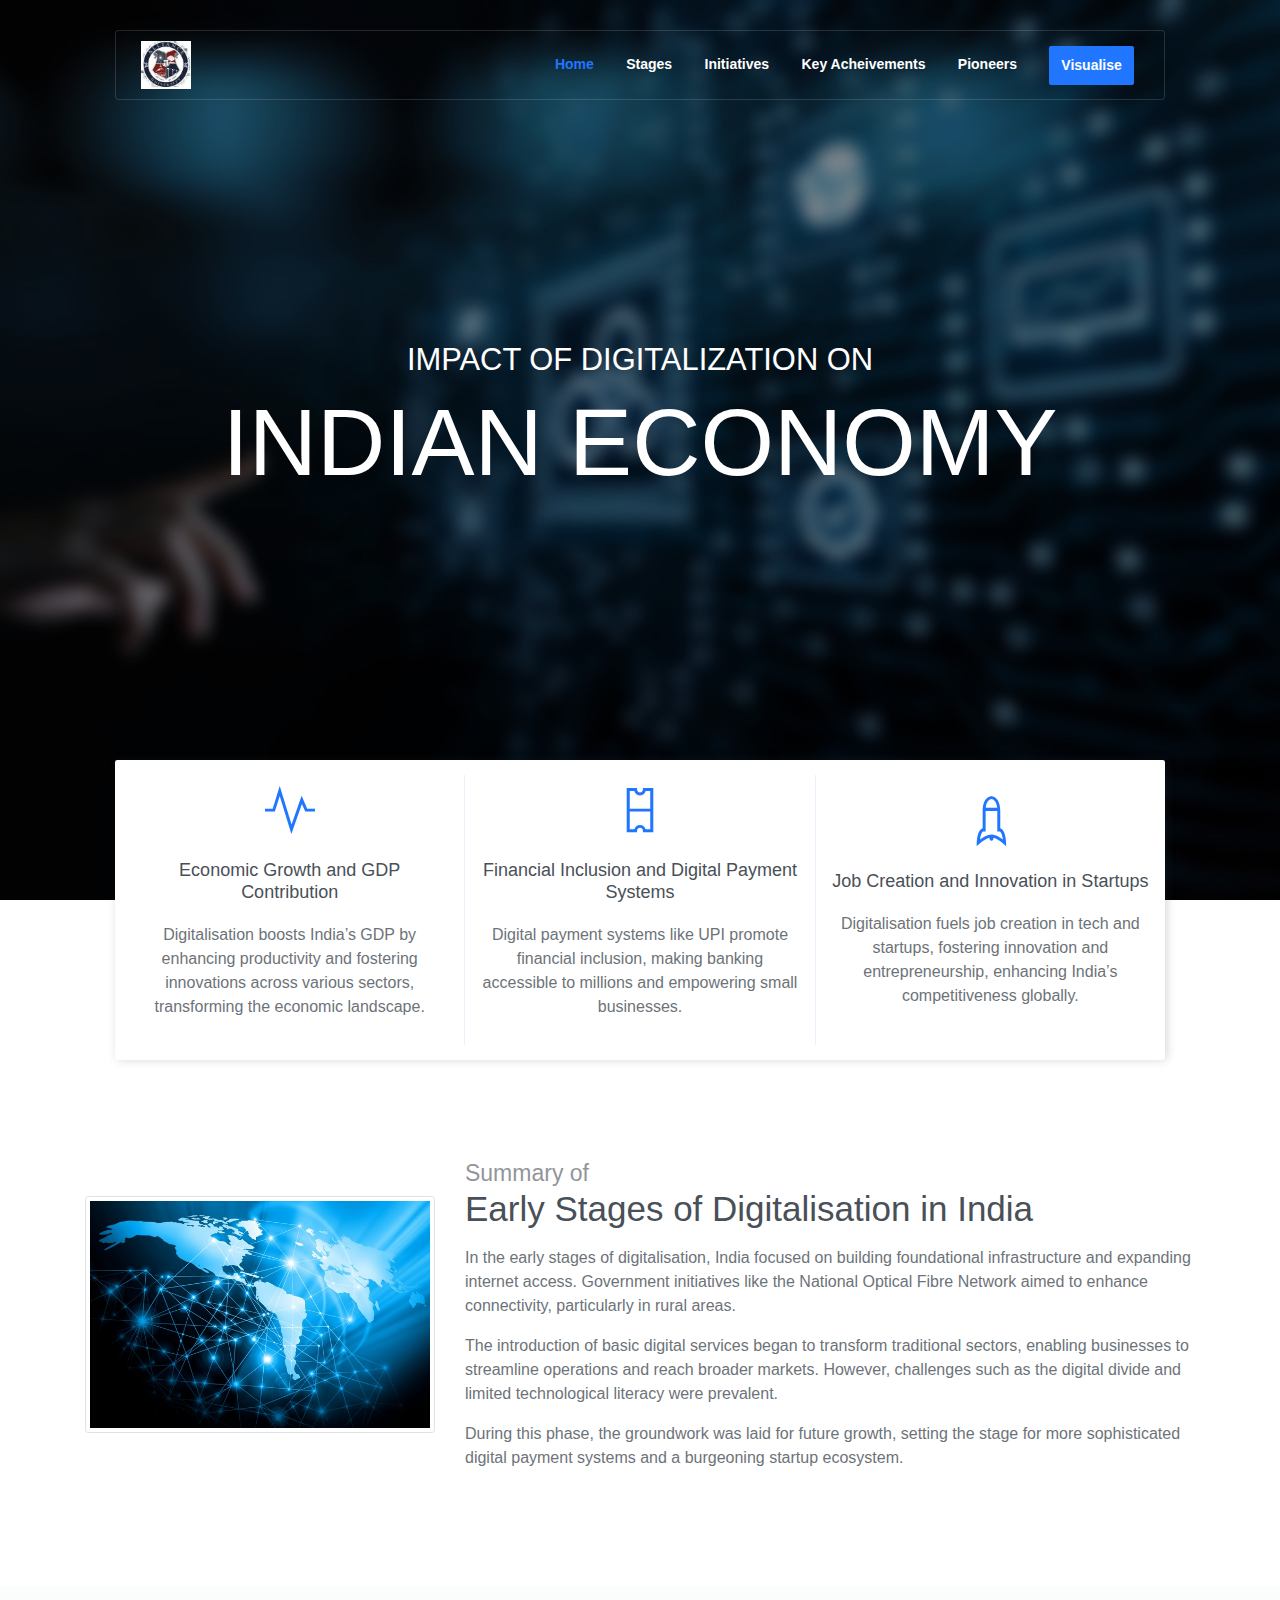
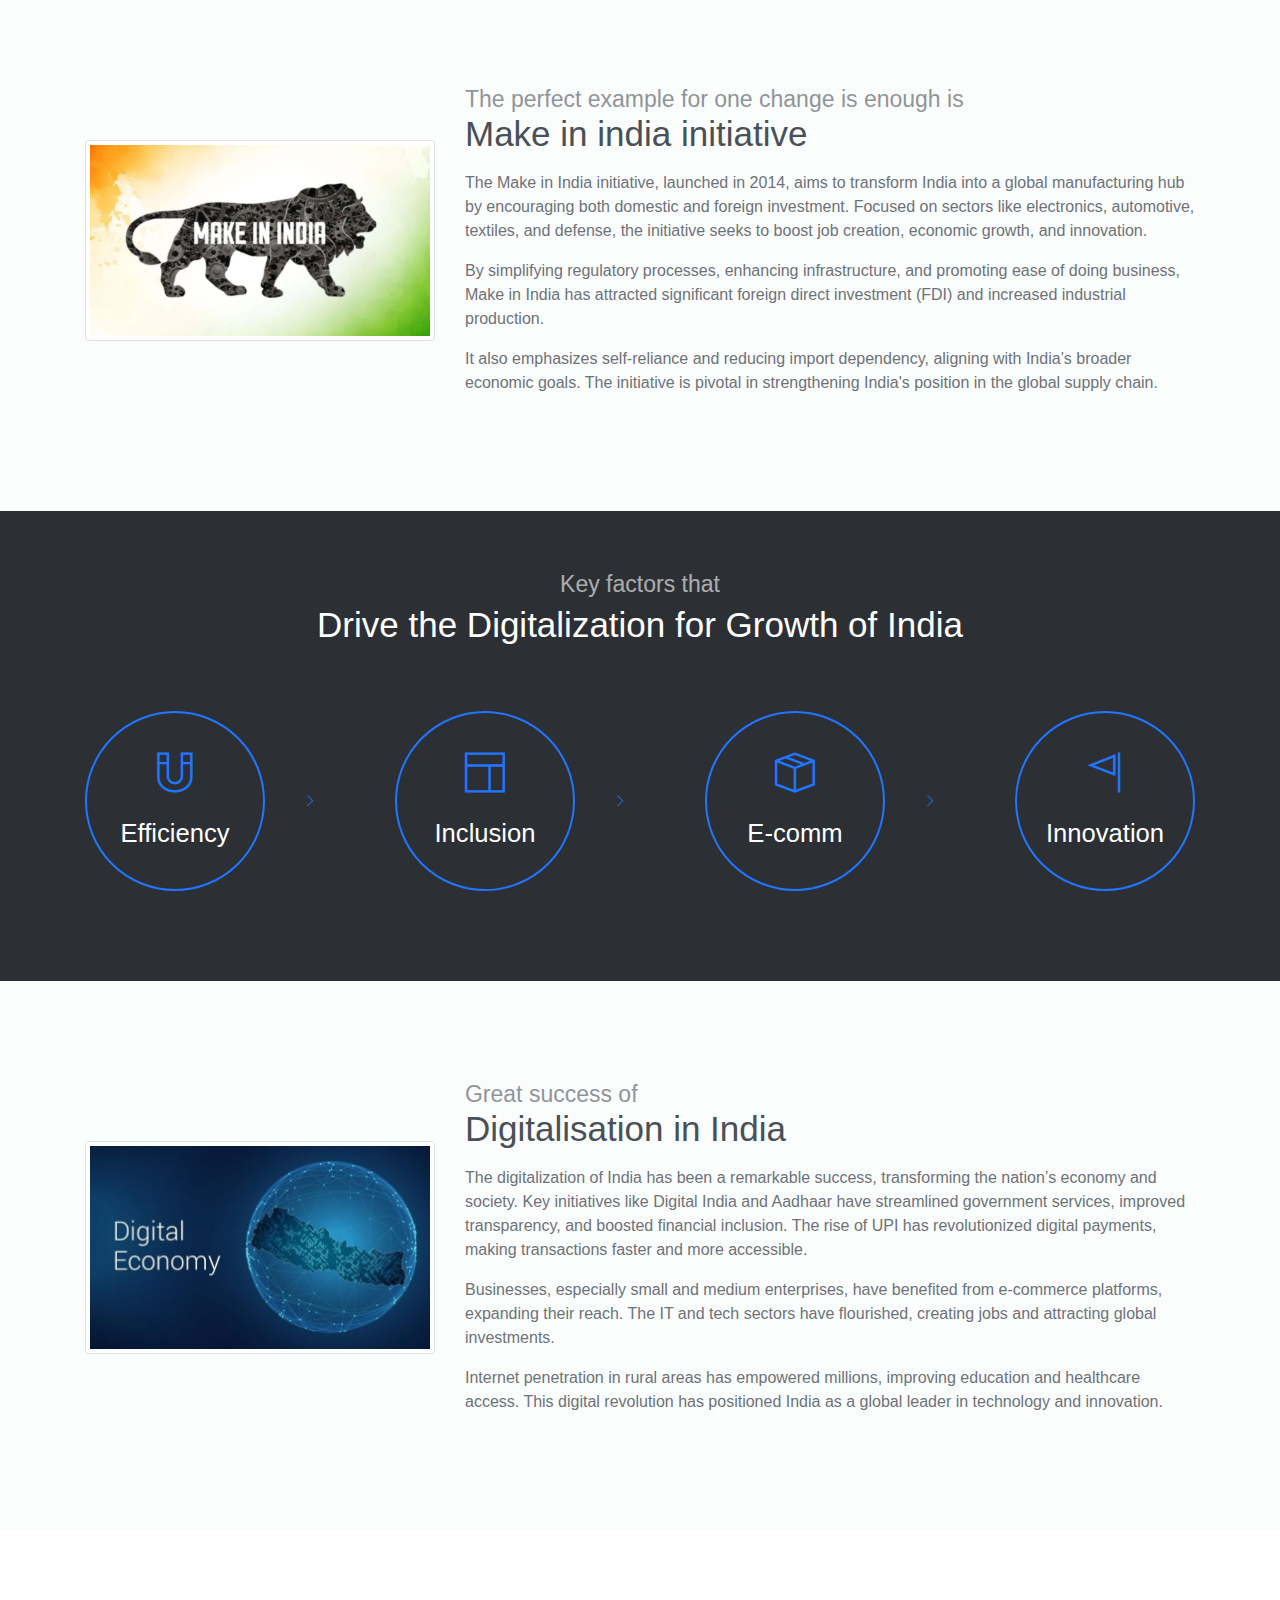
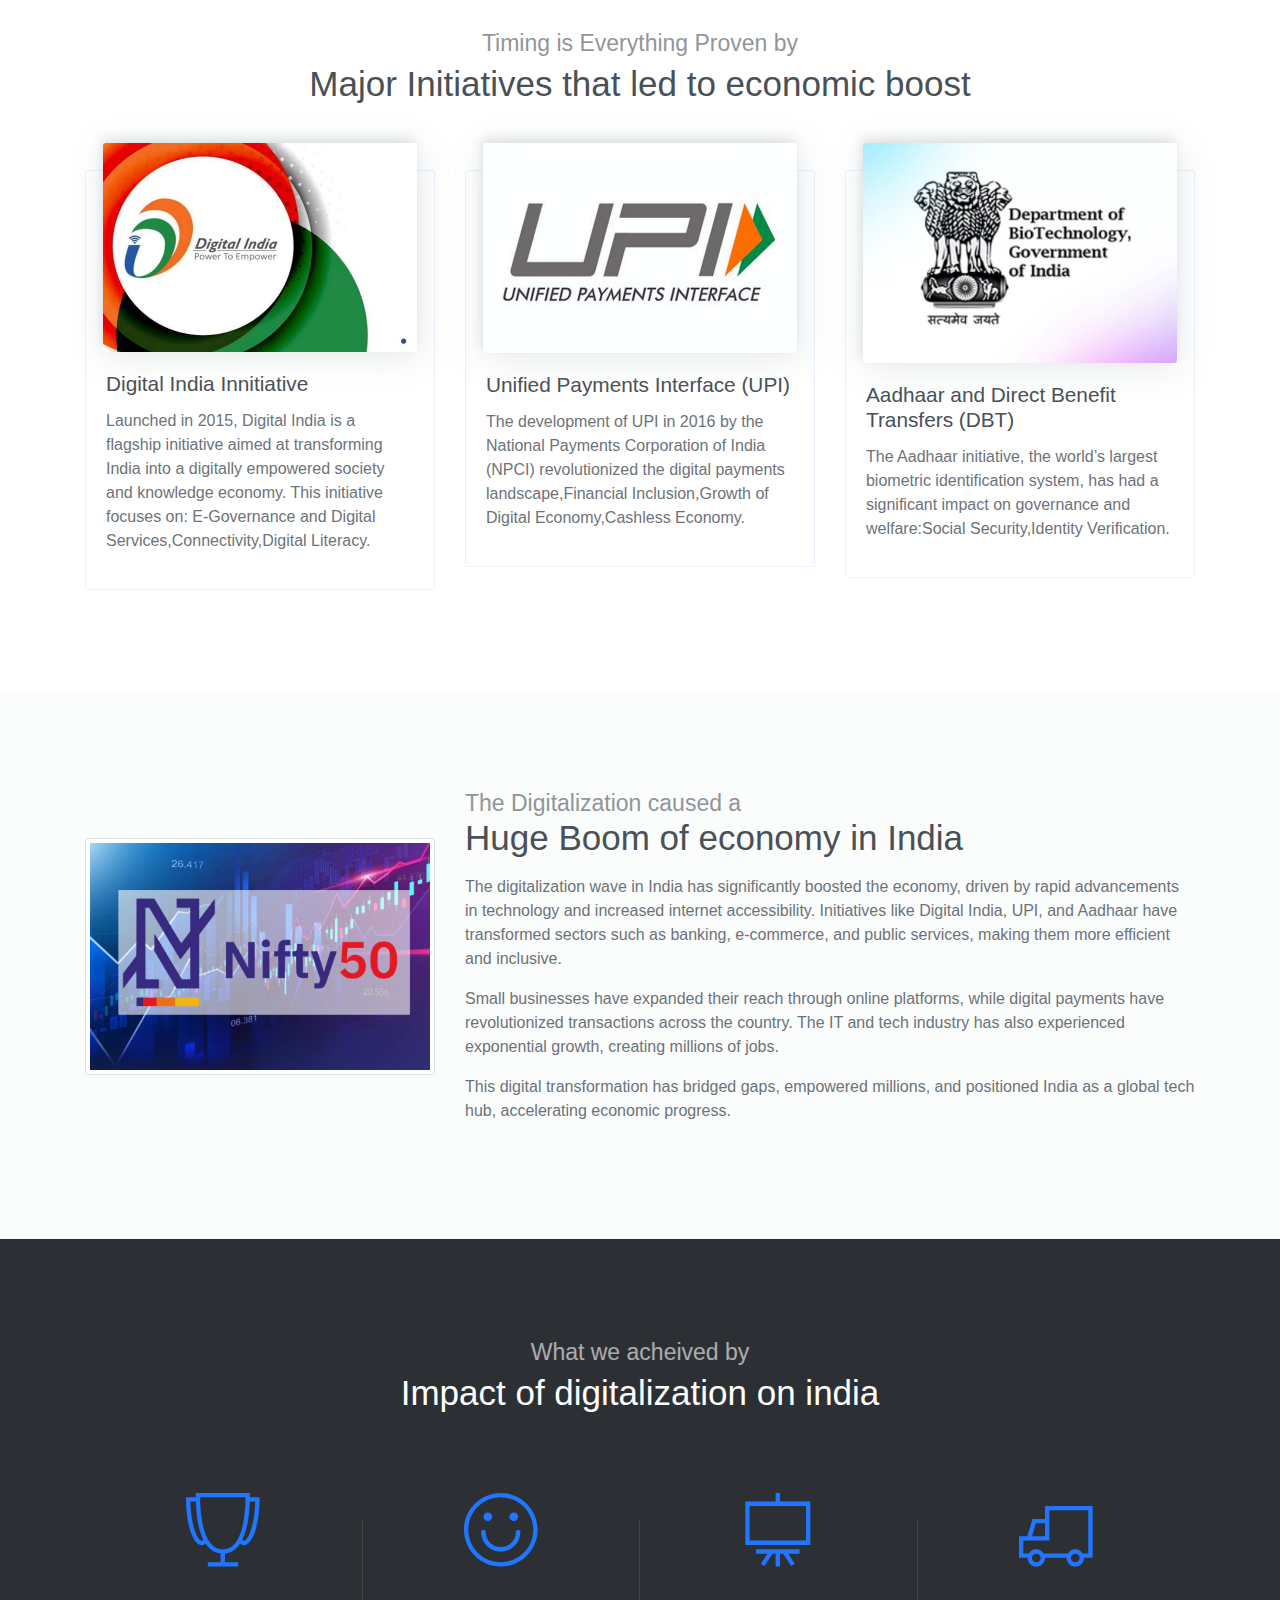
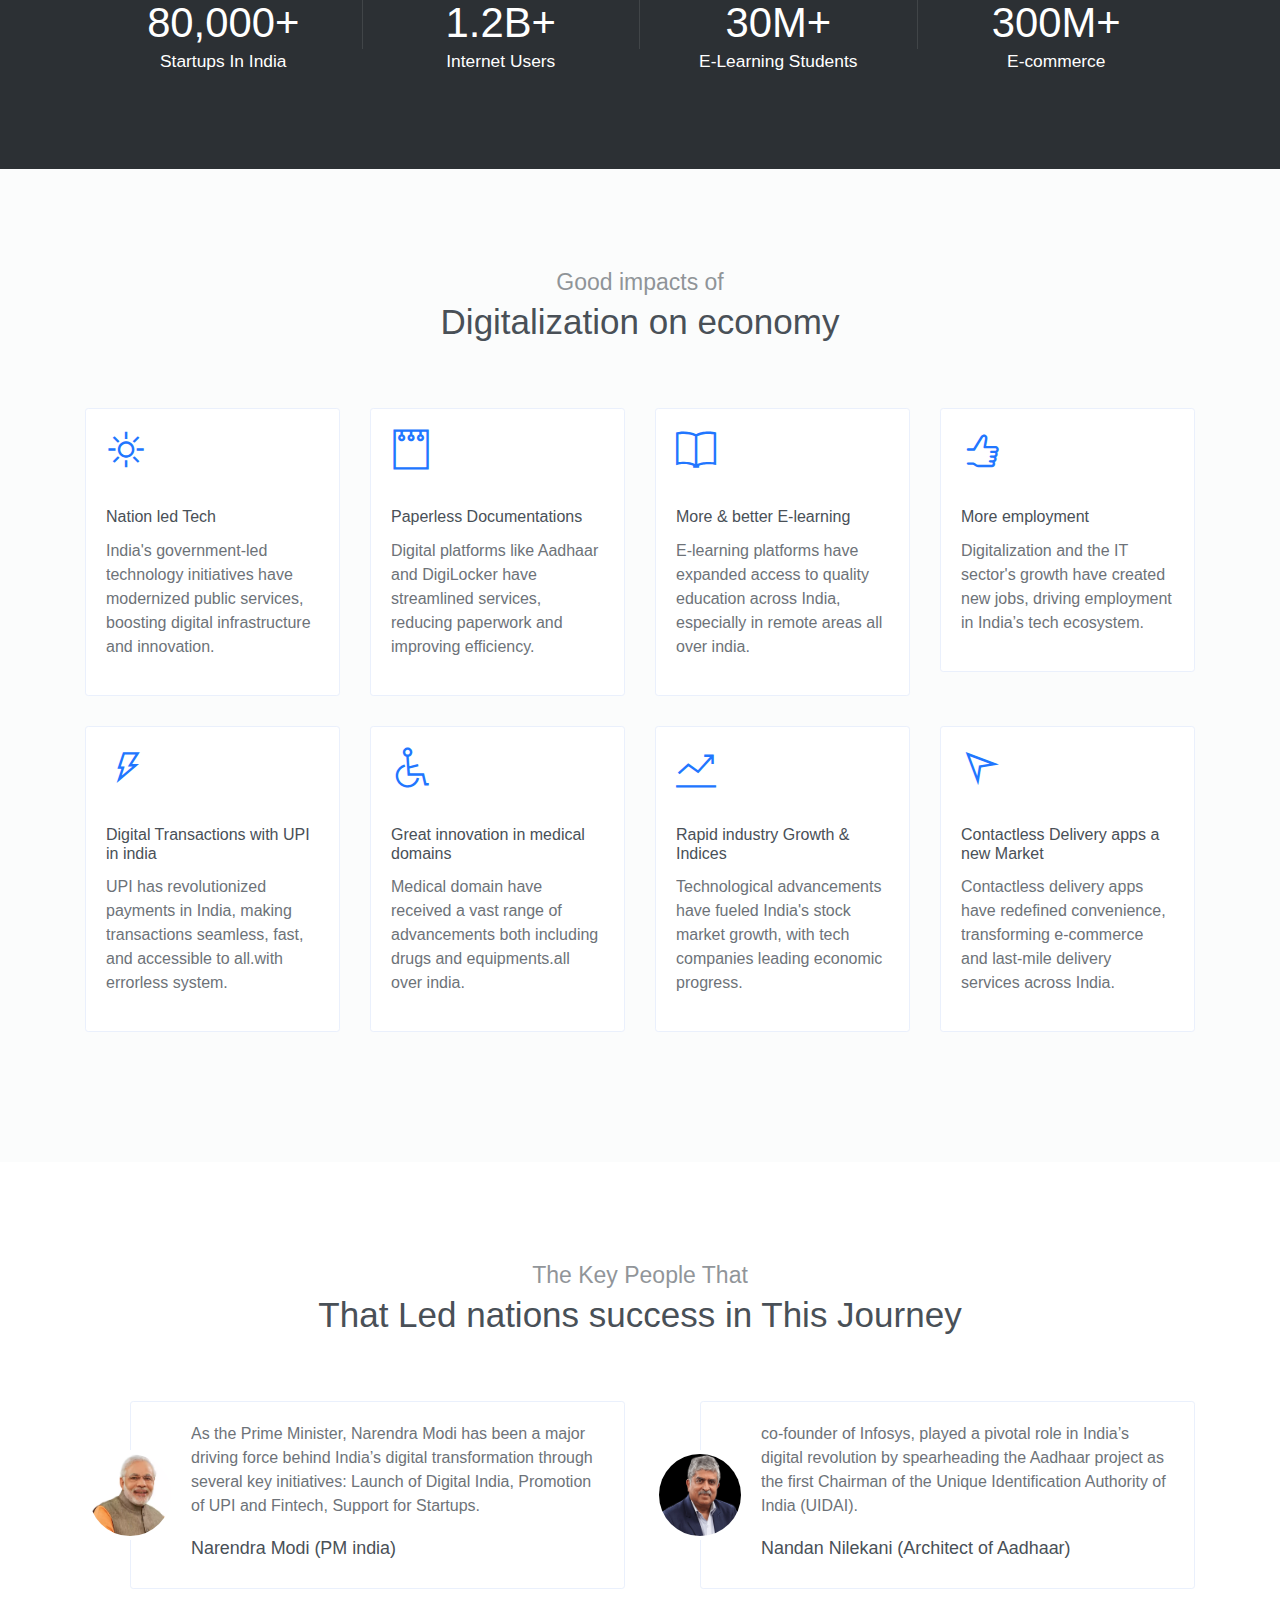
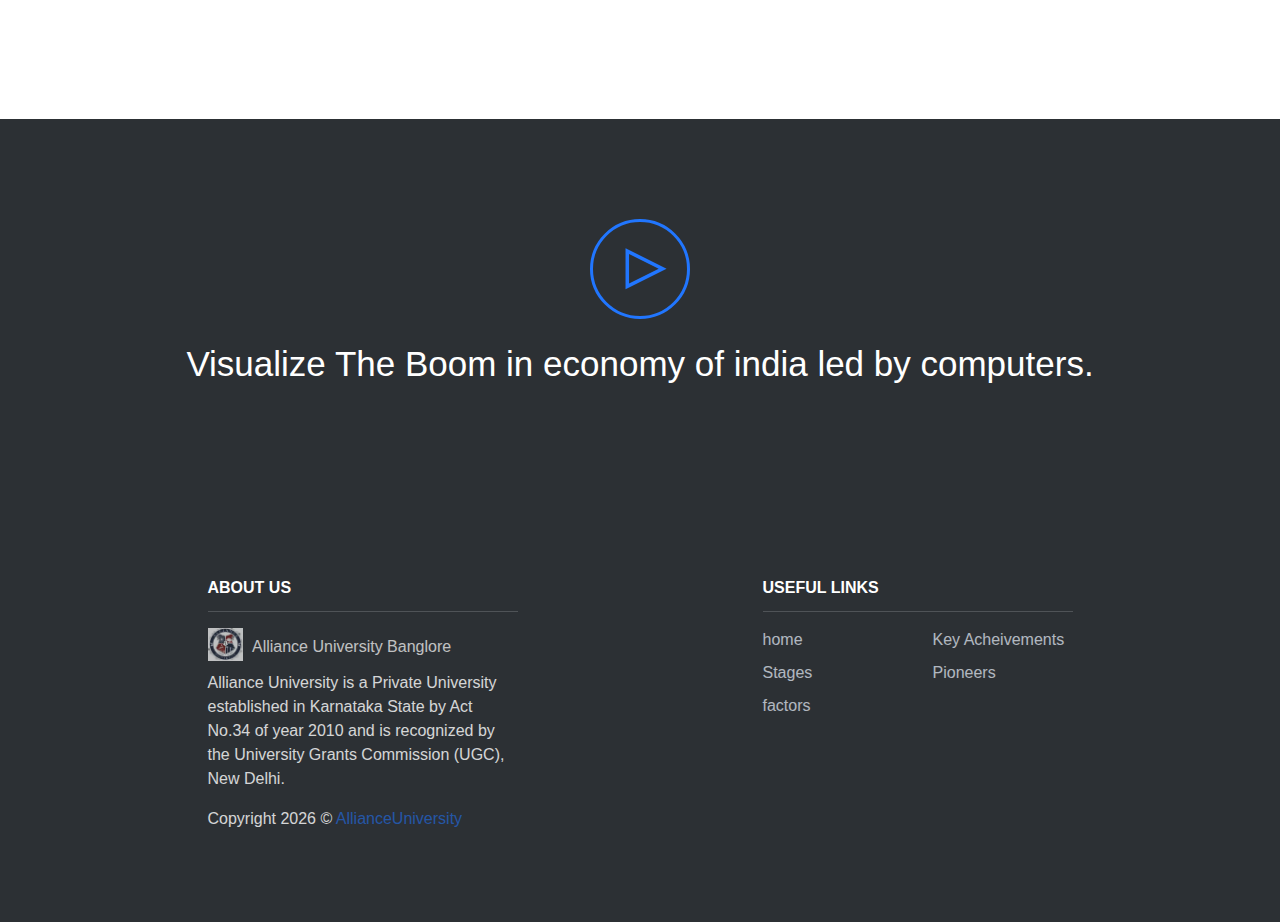
<file: public_html/index.html>
<!DOCTYPE html>
<html lang="en">
<head>
	<meta charset="utf-8">
    <meta name="viewport" content="width=device-width, initial-scale=1, shrink-to-fit=no">
    <meta name="description" content="Start your development with Creative Studio landing page.">
    <meta name="author" content="Devcrud">
    <title>Creative Studio | Free Bootstrap 4.3.x template</title>

    <!-- font icons -->
    <link rel="stylesheet" href="assets/vendors/themify-icons/css/themify-icons.css">

    <!-- Bootstrap + Creative Studio main styles -->
	<link rel="stylesheet" href="assets/css/creative-studio.css">

</head>
<body data-spy="scroll" data-target=".navbar" data-offset="40" id="home">
    
    <!-- Page Navigation -->
    <nav class="navbar custom-navbar navbar-expand-lg navbar-dark" data-spy="affix" data-offset-top="20">
        <div class="container">
            <a class="navbar-brand" href="#">
                <img src="assets/imgs/logo.jpg" alt="Download free bootstrap 4 landing page, free boootstrap 4 templates, Download free bootstrap 4.1 landing page, free boootstrap 4.1.1 templates, Creative studio Landing page">
            </a>
            <button class="navbar-toggler" type="button" data-toggle="collapse" data-target="#navbarSupportedContent" aria-controls="navbarSupportedContent" aria-expanded="false" aria-label="Toggle navigation">
                <span></span>
            </button>

            <div class="collapse navbar-collapse" id="navbarSupportedContent">
                <ul class="navbar-nav ml-auto">
                    <li class="nav-item">
                        <a class="nav-link" href="#home">Home</a>
                    </li>
                    <li class="nav-item">
                        <a class="nav-link" href="#stages">Stages</a>
                    </li>
                    <li class="nav-item">
                        <a class="nav-link" href="#factors">Initiatives</a>
                    </li>
                    <!--<li class="nav-item">
                        <a class="nav-link" href="#about3">Numbers</a>
                    </li>-->
                    <li class="nav-item">
                        <a class="nav-link" href="#serviceidea">Key Acheivements</a>
                    </li>
                    <li class="nav-item">
                        <a class="nav-link" href="#testimonial">Pioneers</a>
                    </li>

                    <!--<li class="nav-item">
                        <a class="nav-link" href="#contact">Visualize</a>
                    </li>
                    <li class="nav-item">-->
                        <a class="nav-link btn btn-primary btn-sm ml-lg-3" href="#Visualize">Visualise</a>
                    </li>
                </ul>
            </div>
        </div>
    </nav>
    <!-- End Of Page Navigation -->

    <!-- Page Header -->
    <header class="header">
        <div class="overlay">
            <h6 class="subtitle">IMPACT OF DIGITALIZATION ON</h6>
            <h1 class="title">INDIAN ECONOMY</h1>
            <div class="buttons text-center">
                <!--<a href="#service" class="btn btn-primary rounded w-lg btn-lg my-1">Our Service</a>
                <a href="#contact" class="btn btn-outline-light rounded w-lg btn-lg my-1">Contact Us</a>-->
            </div>              
        </div>      
    </header>
    <!-- End Of Page Header -->

    <!-- Box -->
    <div class="box text-center">
        <div class="box-item">
            <i class="ti-pulse"></i>
            <h6 class="box-title">Economic Growth and GDP Contribution</h6>
            <p>Digitalisation boosts India’s GDP by enhancing productivity and fostering innovations across various sectors, transforming the economic landscape.</p>
        </div>
        <div class="box-item">
            <i class="ti-ticket"></i>
            <h6 class="box-title">Financial Inclusion and Digital Payment Systems</h6>
            <p>Digital payment systems like UPI promote financial inclusion, making banking accessible to millions and empowering small businesses.</p>
        </div>
        <div class="box-item">
            <i class="ti-rocket"></i>
            <h6 class="box-title">Job Creation and Innovation in Startups</h6>
            <p>Digitalisation fuels job creation in tech and startups, fostering innovation and entrepreneurship, enhancing India’s competitiveness globally.</p>
        </div>
    </div>
    <!-- End of Box -->



    <!-- About 1 Section -->
    
    <section id="stages">
        <div class="container">
            <div class="row align-items-center">
                <div class="col-md-5 col-lg-4">
                    <img src="assets/imgs/about1.jpeg"Download free bootstrap 4 landing page, free boootstrap 4 templates, Download free bootstrap 4.1 landing page, free boootstrap 4.1.1 templates, Creative studio Landing page" class="w-100 img-thumbnail mb-3">
                </div>
                <div class="col-md-7 col-lg-8">
                    <h6 class="section-subtitle mb-0">Summary of</h6>
                    <h6 class="section-title mb-3">Early Stages of Digitalisation in India</h6>
                    <p>In the early stages of digitalisation, India focused on building foundational infrastructure and expanding internet access. Government initiatives like the National Optical Fibre Network aimed to enhance connectivity, particularly in rural areas.</p>
                    <p>The introduction of basic digital services began to transform traditional sectors, enabling businesses to streamline operations and reach broader markets. However, challenges such as the digital divide and limited technological literacy were prevalent.</p>
                    <p>During this phase, the groundwork was laid for future growth, setting the stage for more sophisticated digital payment systems and a burgeoning startup ecosystem.</p>
                </div>
            </div>
        </div>
    </section>
    
    <!-- End of About Section -->

    <!-- About 1.5 make in india Section -->
        <section id="about1">
            <div class="container">
                <div class="row align-items-center">
                    <div class="col-md-5 col-lg-4">
                        <img src="assets/imgs/about2.webp" alt="Download free bootstrap 4 landing page, free boootstrap 4 templates, Download free bootstrap 4.1 landing page, free boootstrap 4.1.1 templates, Creative studio Landing page" class="w-100 img-thumbnail mb-3">
                    </div>
                    <div class="col-md-7 col-lg-8">
                        <h6 class="section-subtitle mb-0">The perfect example for one change is enough is</h6>
                        <h6 class="section-title mb-3">Make in india initiative</h6>
                        <p>The Make in India initiative, launched in 2014, aims to transform India into a global manufacturing hub by encouraging both domestic and foreign investment. Focused on sectors like electronics, automotive, textiles, and defense, the initiative seeks to boost job creation, economic growth, and innovation.</p>
                        <p>By simplifying regulatory processes, enhancing infrastructure, and promoting ease of doing business, Make in India has attracted significant foreign direct investment (FDI) and increased industrial production.</p>
                        <p>It also emphasizes self-reliance and reducing import dependency, aligning with India’s broader economic goals. The initiative is pivotal in strengthening India's position in the global supply chain.</p>
                    </div>
                </div>
            </div>
        </section>
    <!-- End of About Section -->

    <!-- About Section with bg -->
    <section class="has-bg-img py-md">
            <div class="container text-center">
                <h6 class="section-subtitle">Key factors that</h6>
                <h6 class="section-title mb-6">Drive the Digitalization for Growth of India</h6>
                <div class="widget mb-4">
                    <div class="widget-item">
                        <i class="ti-magnet"></i>
                        <h4>Efficiency</h4>
                    </div>
                    <div class="widget-item">
                        <i class="ti-layout"></i>
                        <h4>Inclusion</h4>
                    </div>
                    <div class="widget-item">
                        <i class="ti-package"></i>
                        <h4>E-comm</h4>
                    </div>
                    <div class="widget-item">
                        <i class="ti-flag"></i>
                        <h4>Innovation</h4>
                    </div>
                </div>
            </div>
    </section>
    <!-- End Of About Sectoin -->

    <!-- About 2 Section -->
    <section id="about2">
        <div class="container">
            <div class="row align-items-center">
                <div class="col-md-5 col-lg-4">
                    <img src="assets/imgs/about3.jpeg" alt="Download free bootstrap 4 landing page, free boootstrap 4 templates, Download free bootstrap 4.1 landing page, free boootstrap 4.1.1 templates, Creative studio Landing page" class="w-100 img-thumbnail mb-3">
                </div>
                <div class="col-md-7 col-lg-8">
                    <h6 class="section-subtitle mb-0">Great success of</h6>
                    <h6 class="section-title mb-3">Digitalisation in India</h6>
                    <p>The digitalization of India has been a remarkable success, transforming the nation’s economy and society. Key initiatives like Digital India and Aadhaar have streamlined government services, improved transparency, and boosted financial inclusion. The rise of UPI has revolutionized digital payments, making transactions faster and more accessible.</p>
                    <p>Businesses, especially small and medium enterprises, have benefited from e-commerce platforms, expanding their reach. The IT and tech sectors have flourished, creating jobs and attracting global investments.</p>
                    <p>Internet penetration in rural areas has empowered millions, improving education and healthcare access. This digital revolution has positioned India as a global leader in technology and innovation.</p>
                </div>
            </div>
        </div>
    </section>
    <!-- End of About Section -->

    <!-- Blog Section -->
    <section id="factors">
            <div class="container">
                <h6 class="section-subtitle text-center">Timing is Everything Proven by</h6>
                <h6 class="section-title mb-6 text-center">Major Initiatives that led to economic boost</h6>
    
                <div class="row">
                    <div class="col-md-4">
                        <div class="card blog-post my-4 my-sm-5 my-md-0">
                            <img src="assets/imgs/blog-1-1.jpeg" alt="Download free bootstrap 4 landing page, free boootstrap 4 templates, Download free bootstrap 4.1 landing page, free boootstrap 4.1.1 templates, Creative studio Landing page">
                            <div class="card-body">
                                <!-- <div class="details mb-3">
                                    <a href="javascript:void(0)"><i class="ti-comments"></i> 123</a>
                                    <a href="javascript:void(0)"><i class="ti-eye"></i> 123</a>
                                </div> -->
                                <h5 class="card-title"> Digital India Innitiative</h5>
                                <p>Launched in 2015, Digital India is a flagship initiative aimed at transforming India into a digitally empowered society and knowledge economy. This initiative focuses on: E-Governance and Digital Services,Connectivity,Digital Literacy.</p>
                                <!-- <a href="javascript:void(0)" class="d-block mt-3">Read More...</a> -->
                            </div>
                        </div>
                    </div>
                    <div class="col-md-4">
                        <div class="card blog-post my-4 my-sm-5 my-md-0">
                            <img src="assets/imgs/blog-1-2.jpeg" alt="Download free bootstrap 4 landing page, free boootstrap 4 templates, Download free bootstrap 4.1 landing page, free boootstrap 4.1.1 templates, Creative studio Landing page">
                            <div class="card-body">
                                <!-- <div class="details mb-3">
                                    <a href="javascript:void(0)"><i class="ti-comments"></i> 123</a>
                                    <a href="javascript:void(0)"><i class="ti-eye"></i> 123</a>
                                </div> -->
                                <h5 class="card-title">Unified Payments Interface (UPI)</h5>
                                <p>The development of UPI in 2016 by the National Payments Corporation of India (NPCI) revolutionized the digital payments landscape,Financial Inclusion,Growth of Digital Economy,Cashless Economy.</p>
                                <!-- <a href="javascript:void(0)" class="d-block mt-3">Read More...</a> -->
                            </div>
                        </div>
                    </div>
                    <div class="col-md-4">
                        <div class="card blog-post my-4 my-sm-5 my-md-0">
                            <img src="assets/imgs/blog-1-3.jpeg" alt="Download free bootstrap 4 landing page, free boootstrap 4 templates, Download free bootstrap 4.1 landing page, free boootstrap 4.1.1 templates, Creative studio Landing page">
                            <div class="card-body">
                                <!-- <div class="details mb-3">
                                    <a href="javascript:void(0)"><i class="ti-comments"></i> 123</a>
                                    <a href="javascript:void(0)"><i class="ti-eye"></i> 123</a>
                                </div> -->
                                <h5 class="card-title">Aadhaar and Direct Benefit Transfers (DBT)</h5>
                                <p>The Aadhaar initiative, the world’s largest biometric identification system, has had a significant impact on governance and welfare:Social Security,Identity Verification.</p>
                                <!-- <a href="javascript:void(0)" class="d-block mt-3">Read More...</a> -->
                            </div>
                        </div>
                    </div>
                    
                </div>
            </div>
    </section>
    <!-- End of Blog Section -->

    <!-- About 3 Section -->
    <section id="about3">
        <div class="container">
            <div class="row align-items-center">
                <div class="col-md-5 col-lg-4">
                    <img src="assets/imgs/about4.jpeg" alt="Download free bootstrap 4 landing page, free boootstrap 4 templates, Download free bootstrap 4.1 landing page, free boootstrap 4.1.1 templates, Creative studio Landing page" class="w-100 img-thumbnail mb-3">
                </div>
                <div class="col-md-7 col-lg-8">
                    <h6 class="section-subtitle mb-0">The Digitalization caused a</h6>
                    <h6 class="section-title mb-3">Huge Boom of economy in India</h6>
                    <p>The digitalization wave in India has significantly boosted the economy, driven by rapid advancements in technology and increased internet accessibility. Initiatives like Digital India, UPI, and Aadhaar have transformed sectors such as banking, e-commerce, and public services, making them more efficient and inclusive.</p>
                    <p>Small businesses have expanded their reach through online platforms, while digital payments have revolutionized transactions across the country. The IT and tech industry has also experienced exponential growth, creating millions of jobs.</p>
                    <p>This digital transformation has bridged gaps, empowered millions, and positioned India as a global tech hub, accelerating economic progress.</p>
                </div>
            </div>
        </div>
    </section>
    <!-- End of About Section -->

    <!-- Fatcs Section -->
    <section class="has-bg-img bg-img-2">
            <div class="container text-center">
                <h6 class="section-subtitle">What we acheived by</h6>
                <h6 class="section-title mb-6">Impact of digitalization on india</h6>
                    <div class="widget-2">
                        <div class="widget-item">
                            <i class="ti-cup"></i>
                            <h6 class="title">80,000+</h6>
                            <div class="subtitle">Startups In India</div>
                        </div>
                        <div class="widget-item">
                            <i class="ti-face-smile"></i>
                            <h6 class="title">1.2B+</h6>
                            <div class="subtitle">Internet Users</div>
                        </div>
                        <div class="widget-item">
                            <i class="ti-blackboard"></i>
                            <h6 class="title">30M+</h6>
                            <div class="subtitle">E-Learning Students</div>
                        </div>
                        <div class="widget-item">
                            <i class="ti-truck"></i>
                            <h6 class="title">300M+</h6>
                            <div class="subtitle">E-commerce</div>
                        </div>
                    </div>
            </div>
    </section>


    <!-- Service needs more data Section -->
    <section id="serviceidea">
        <div class="container">
            <h6 class="section-subtitle text-center">Good impacts of</h6>
            <h5 class="section-title text-center mb-6">Digitalization on economy</h5> 
            <div class="row">
                <div class="col-sm-4 col-md-3">
                    <div class="card mb-4">
                        <div class="card-body">
                            <h2 class="mb-4"><i class="ti-shine text-primary"></i></h2>
                            <h6 class="card-title">Nation led Tech</h6>
                            <p>India's government-led technology initiatives have modernized public services, boosting digital infrastructure and innovation.</p>
                        </div>
                    </div>
                </div>
                <div class="col-sm-4 col-md-3">
                    <div class="card mb-4">
                        <div class="card-body">
                            <h2 class="mb-4"><i class="ti-notepad text-primary"></i></h2>
                            <h6 class="card-title">Paperless Documentations</h6>
                            <p>Digital platforms like Aadhaar and DigiLocker have streamlined services, reducing paperwork and improving efficiency.</p>
                        </div>
                    </div>
                </div>
                <div class="col-sm-4 col-md-3">
                    <div class="card mb-4">
                        <div class="card-body">
                            <h2 class="mb-4"><i class="ti-book text-primary"></i></h2>
                            <h6 class="card-title">More & better E-learning</h6>
                            <p>E-learning platforms have expanded access to quality education across India, especially in remote areas all over india.</p>
                        </div>
                    </div>
                </div>
                <div class="col-sm-4 col-md-3">
                    <div class="card mb-4">
                        <div class="card-body">
                            <h2 class="mb-4"><i class="ti-thumb-up text-primary"></i></h2>
                            <h6 class="card-title">More employment</h6>
                            <p>Digitalization and the IT sector's growth have created new jobs, driving employment in India’s tech ecosystem.</p>
                        </div>
                    </div>
                </div>
                <div class="col-sm-4 col-md-3">
                    <div class="card mb-4">
                        <div class="card-body">
                            <h2 class="mb-4"><i class="ti-bolt text-primary"></i></h2>
                            <h6 class="card-title">Digital Transactions with UPI in india</h6>
                            <p>UPI has revolutionized payments in India, making transactions seamless, fast, and accessible to all.with errorless system.</p>
                        </div>
                    </div>
                </div>
                <div class="col-sm-4 col-md-3">
                    <div class="card mb-4">
                        <div class="card-body">
                            <h2 class="mb-4"><i class="ti-wheelchair text-primary"></i></h2>
                            <h6 class="card-title">Great innovation in medical domains</h6>
                            <p>Medical domain have received a vast range of advancements both including drugs and equipments.all over india.</p>
                        </div>
                    </div>
                </div>
                <div class="col-sm-4 col-md-3">
                    <div class="card mb-4">
                        <div class="card-body">
                            <h2 class="mb-4"><i class="ti-stats-up text-primary"></i></h2>
                            <h6 class="card-title">Rapid industry Growth & Indices</h6>
                            <p>Technological advancements have fueled India's stock market growth, with tech companies leading economic progress.</p>
                        </div>
                    </div>
                </div>
                <div class="col-sm-4 col-md-3">
                    <div class="card mb-4">
                        <div class="card-body">
                            <h2 class="mb-4"><i class="ti-location-arrow text-primary"></i></h2>
                            <h6 class="card-title">Contactless Delivery apps a new Market</h6>
                            <p>Contactless delivery apps have redefined convenience, transforming e-commerce and last-mile delivery services across India.</p>
                        </div>
                    </div>
                </div>

            </div>  
        </div>
    </section>
    <!-- End of Service Section -->


    <!-- Portfolio section 
    <section id="portfolio">
        <div class="container text-center">
            <h6 class="section-subtitle">Our Awesome Works</h6>
            <h6 class="section-title mb-5">Our Portfolio</h6>
            <div class="row">
                <div class="col-sm-4">
                    <div class="img-wrapper">
                        <img src="assets/imgs/folio-1.jpg" alt="Download free bootstrap 4 landing page, free boootstrap 4 templates, Download free bootstrap 4.1 landing page, free boootstrap 4.1.1 templates, Creative studio Landing page">
                        <div class="overlay">
                            <div class="overlay-infos">
                                <h5>Project Title</h5>
                                <a href="javascript:void(0)"><i class="ti-zoom-in"></i></a>
                                <a href="javascript:void(0)"><i class="ti-link"></i></a>
                            </div>  
                        </div>
                    </div>
                    <div class="img-wrapper">
                        <img src="assets/imgs/folio-2.jpg" alt="Download free bootstrap 4 landing page, free boootstrap 4 templates, Download free bootstrap 4.1 landing page, free boootstrap 4.1.1 templates, Creative studio Landing page">
                        <div class="overlay">
                            <div class="overlay-infos">
                                <h5>Project Title</h5>
                                <a href="javascript:void(0)"><i class="ti-zoom-in"></i></a>
                                <a href="javascript:void(0)"><i class="ti-link"></i></a>
                            </div>                              
                        </div>
                    </div>                  
                </div>
                <div class="col-sm-4">
                    <div class="img-wrapper">
                        <img src="assets/imgs/folio-3.jpg" alt="Download free bootstrap 4 landing page, free boootstrap 4 templates, Download free bootstrap 4.1 landing page, free boootstrap 4.1.1 templates, Creative studio Landing page">
                        <div class="overlay">
                            <div class="overlay-infos">
                                <h5>Project Title</h5>
                                <a href="javascript:void(0)"><i class="ti-zoom-in"></i></a>
                                <a href="javascript:void(0)"><i class="ti-link"></i></a>
                            </div>  
                        </div>
                    </div>
                    <div class="img-wrapper">
                        <img src="assets/imgs/folio-4.jpg" alt="Download free bootstrap 4 landing page, free boootstrap 4 templates, Download free bootstrap 4.1 landing page, free boootstrap 4.1.1 templates, Creative studio Landing page">
                        <div class="overlay">
                            <div class="overlay-infos">
                                <h5>Project Title</h5>
                                <a href="javascript:void(0)"><i class="ti-zoom-in"></i></a>
                                <a href="javascript:void(0)"><i class="ti-link"></i></a>
                            </div>                              
                        </div>
                    </div>                  
                </div>
                <div class="col-sm-4">
                    <div class="img-wrapper">
                        <img src="assets/imgs/folio-5.jpg" alt="Download free bootstrap 4 landing page, free boootstrap 4 templates, Download free bootstrap 4.1 landing page, free boootstrap 4.1.1 templates, Creative studio Landing page">
                        <div class="overlay">
                            <div class="overlay-infos">
                                <h5>Project Title</h5>
                                <a href="javascript:void(0)"><i class="ti-zoom-in"></i></a>
                                <a href="javascript:void(0)"><i class="ti-link"></i></a>
                            </div>  
                        </div>
                    </div>
                    <div class="img-wrapper">
                        <img src="assets/imgs/folio-6.jpg" alt="Download free bootstrap 4 landing page, free boootstrap 4 templates, Download free bootstrap 4.1 landing page, free boootstrap 4.1.1 templates, Creative studio Landing page">
                        <div class="overlay">
                            <div class="overlay-infos">
                                <h5>Project Title</h5>
                                <a href="javascript:void(0)"><i class="ti-zoom-in"></i></a>
                                <a href="javascript:void(0)"><i class="ti-link"></i></a>
                            </div>                              
                        </div>
                    </div>                  
                </div>
            </div>
        </div>
    </section>
     End of portfolio section -->

    <!-- Team Section 
    <section id="team">
        <div class="container">
            <h6 class="section-subtitle text-center">Meet With</h6>
            <h6 class="section-title mb-5 text-center">Our Angels</h6>
            <div class="row">
                <div class="col-sm-6 col-md-4">
                    <div class="card text-center mb-4">
                        <img class="card-img-top inset" src="assets/imgs/avatar.jpg">
                        <div class="card-body">
                            <h6 class="small text-primary font-weight-bold">FOUNDER</h6>
                            <h5 class="card-title">Matthew Davis</h5>
                            <p>Lorem ipsum dolor sit amet, consectetur adipisicing elit. Magni quos esse tenetur illo qui, nostrum.</p>
                            <div class="socials">
                                <a href="javascript:void(0)"><i class="ti-facebook"></i> </a>
                                <a href="javascript:void(0)"><i class="ti-github"></i></a>
                                <a href="javascript:void(0)"><i class="ti-dropbox"></i></a>
                                <a href="javascript:void(0)"><i class="ti-twitter"></i></a>
                            </div>
                        </div>
                    </div>
                </div>
                <div class="col-sm-6 col-md-4">
                    <div class="card text-center mb-4">
                        <img class="card-img-top inset" src="assets/imgs/avatar-1.jpg">
                        <div class="card-body">
                            <h6 class="small text-primary font-weight-bold">CEO</h6>
                            <h5 class="card-title">Barbara Ross</h5>
                            <p>Lorem ipsum dolor sit amet, consectetur adipisicing elit. Magni quos esse tenetur illo qui, nostrum.</p>
                            <div class="socials">
                                <a href="javascript:void(0)"><i class="ti-facebook"></i> </a>
                                <a href="javascript:void(0)"><i class="ti-github"></i></a>
                                <a href="javascript:void(0)"><i class="ti-dropbox"></i></a>
                                <a href="javascript:void(0)"><i class="ti-twitter"></i></a>
                            </div>
                        </div>
                    </div>
                </div>
                <div class="col-sm-6 col-md-4">
                    <div class="card text-center mb-4">
                        <img class="card-img-top inset" src="assets/imgs/avatar-2.jpg">
                        <div class="card-body">
                            <h6 class="small text-primary font-weight-bold">Designer</h6>
                            <h5 class="card-title">Karen Perry</h5>
                            <p>Lorem ipsum dolor sit amet, consectetur adipisicing elit. Magni quos esse tenetur illo qui, nostrum.</p>
                            <div class="socials">
                                <a href="javascript:void(0)"><i class="ti-facebook"></i> </a>
                                <a href="javascript:void(0)"><i class="ti-github"></i></a>
                                <a href="javascript:void(0)"><i class="ti-dropbox"></i></a>
                                <a href="javascript:void(0)"><i class="ti-twitter"></i></a>
                            </div>
                        </div>
                    </div>
                </div>
                <div class="col-sm-6 col-md-4">
                    <div class="card text-center mb-4">
                        <img class="card-img-top inset" src="assets/imgs/avatar-3.jpg">
                        <div class="card-body">
                            <h6 class="small text-primary font-weight-bold">App Designer</h6>
                            <h5 class="card-title">Ashley Diaz</h5>
                            <p>Lorem ipsum dolor sit amet, consectetur adipisicing elit. Magni quos esse tenetur illo qui, nostrum.</p>
                            <div class="socials">
                                <a href="javascript:void(0)"><i class="ti-facebook"></i> </a>
                                <a href="javascript:void(0)"><i class="ti-github"></i></a>
                                <a href="javascript:void(0)"><i class="ti-dropbox"></i></a>
                                <a href="javascript:void(0)"><i class="ti-twitter"></i></a>
                            </div>
                        </div>
                    </div>
                </div>
                <div class="col-sm-6 col-md-4">
                    <div class="card text-center mb-4">
                        <img class="card-img-top inset" src="assets/imgs/avatar-4.jpg">
                        <div class="card-body">
                            <h6 class="small text-primary font-weight-bold">Developer</h6>
                            <h5 class="card-title">Edward Harris</h5>
                            <p>Lorem ipsum dolor sit amet, consectetur adipisicing elit. Magni quos esse tenetur illo qui, nostrum.</p>
                            <div class="socials">
                                <a href="javascript:void(0)"><i class="ti-facebook"></i> </a>
                                <a href="javascript:void(0)"><i class="ti-github"></i></a>
                                <a href="javascript:void(0)"><i class="ti-dropbox"></i></a>
                                <a href="javascript:void(0)"><i class="ti-twitter"></i></a>
                            </div>
                        </div>
                    </div>
                </div>
                <div class="col-sm-6 col-md-4">
                    <div class="card text-center mb-4">
                        <img class="card-img-top inset" src="assets/imgs/avatar-5.jpg">
                        <div class="card-body">
                            <h6 class="small text-primary font-weight-bold">photographer</h6>
                            <h5 class="card-title">Brian Scott</h5>
                            <p>Lorem ipsum dolor sit amet, consectetur adipisicing elit. Magni quos esse tenetur illo qui, nostrum.</p>
                            <div class="socials">
                                <a href="javascript:void(0)"><i class="ti-facebook"></i> </a>
                                <a href="javascript:void(0)"><i class="ti-github"></i></a>
                                <a href="javascript:void(0)"><i class="ti-dropbox"></i></a>
                                <a href="javascript:void(0)"><i class="ti-twitter"></i></a>
                            </div>
                        </div>
                    </div>
                </div>

            </div>
        </div>
    </section>
     End of Team Sectoin -->

    <!-- Fatcs Section 
    <section class="has-bg-img bg-img-2">
        <div class="container text-center">
            <h6 class="section-subtitle">We Are Awesome</h6>
            <h6 class="section-title mb-6">Some Fun Fucts</h6>
                <div class="widget-2">
                    <div class="widget-item">
                        <i class="ti-cup"></i>
                        <h6 class="title">100+</h6>
                        <div class="subtitle">Awards Won</div>
                    </div>
                    <div class="widget-item">
                        <i class="ti-face-smile"></i>
                        <h6 class="title">100+</h6>
                        <div class="subtitle">Happy Clients</div>
                    </div>
                    <div class="widget-item">
                        <i class="ti-blackboard"></i>
                        <h6 class="title">845+</h6>
                        <div class="subtitle">Project Completed</div>
                    </div>
                    <div class="widget-item">
                        <i class="ti-comments-smiley"></i>
                        <h6 class="title">15K+</h6>
                        <div class="subtitle">Comments</div>
                    </div>
                </div>
        </div>
    </section> -->



    <!-- Testimonial Section -->
    <section id="testimonial">
        <div class="container">
            <h6 class="section-subtitle text-center">The Key People That</h6>
            <h6 class="section-title text-center mb-6">That Led nations success in This Journey</h6>
            <div class="row">
                <div class="col-md-6">
                    <div class="testimonial-wrapper">
                        <div class="img-holder">
                            <img src="assets/imgs/avatar-5.jpg" alt="Download free bootstrap 4 landing page, free boootstrap 4 templates, Download free bootstrap 4.1 landing page, free boootstrap 4.1.1 templates, Creative studio Landing page">                     
                        </div>
                        <div class="body">
                            <p class="subtitle">As the Prime Minister, Narendra Modi has been a major driving force behind India’s digital transformation through several key initiatives: Launch of Digital India, Promotion of UPI and Fintech, Support for Startups.</p>
                            <h6 class="title">Narendra Modi (PM india)</h6>
                        </div>
                    </div>
                </div>
                <div class="col-md-6">
                    <div class="testimonial-wrapper">
                        <div class="img-holder">
                            <img src="assets/imgs/avatar-6.jpg" alt="Download free bootstrap 4 landing page, free boootstrap 4 templates, Download free bootstrap 4.1 landing page, free boootstrap 4.1.1 templates, Creative studio Landing page">                     
                        </div>
                        <div class="body">
                            <p class="subtitle">co-founder of Infosys, played a pivotal role in India’s digital revolution by spearheading the Aadhaar project as the first Chairman of the Unique Identification Authority of India (UIDAI).</p>
                            <h6 class="title">Nandan Nilekani (Architect of Aadhaar)</h6>
                        </div>
                    </div>
                </div>
            </div>
        </div>
    </section>
    <!-- End of Testimonial Section -->


    <!-- Video Section -->
    
    <section id="Visualize" class="has-bg-img py-lg">
        <div class="container text-center">

            <!-- Button trigger modal -->
            <button type="button" class="btn btn-outline-primary play-control" onclick="window.location.href='https://youtu.be/8iYStTg1Ntc?si=ckr2aa1mrkCanHkt'">
                <i class="ti-control-play"></i>
            </button>
            
            <h6 class="section-title mt-4">Visualize The Boom in economy of india led by computers.</h6>

        </div>
    </section>
    
    <!-- End of Video Section -->





    <!-- Contact Section
    <section id="contact">
        <div class="container">
            <div class="contact-card">
                <div class="infos">
                    <h6 class="section-subtitle">Get Here</h6>
                    <h6 class="section-title mb-4">Contact Us</h6>

                    <div class="item">
                        <i class="ti-location-pin"></i>
                        <div class="">
                            <h5>Location</h5>
                            <p> 12345 Fake ST NoWhere AB Country</p>
                        </div>                          
                    </div>
                    <div class="item">
                        <i class="ti-mobile"></i>
                        <div>
                            <h5>Phone Number</h5>
                            <p>(123) 456-7890</p>
                        </div>                          
                    </div>
                    <div class="item">
                        <i class="ti-email"></i>
                        <div class="mb-0">
                            <h5>Email Address</h5>
                            <p>info@website.com</p>
                        </div>
                    </div>
                    <div class="item">
                        <i class="ti-world"></i>
                        <div class="mb-0">
                            <h5>example.com</h5>
                            <p>info@example.com</p>
                        </div>
                    </div>
                </div>
                <div class="form">
                    <h6 class="section-subtitle">Available 24/7</h6>
                    <h6 class="section-title mb-4">Get In Touch</h6>
                    <form>
                        <div class="form-group">
                            <input type="email" class="form-control form-control-lg" id="exampleInputEmail1" aria-describedby="emailHelp" placeholder="Enter email" required>
                        </div>
                        <div class="form-group">
                            <input type="password" class="form-control form-control-lg" id="exampleInputPassword1" placeholder="Password" required>
                        </div>
                        <div class="form-group">
                            <textarea name="contact-message" id="" cols="30" rows="7" class="form-control form-control-lg" placeholder="Message"></textarea>
                        </div>
                        <button type="submit" class="btn btn-primary btn-block btn-lg mt-3">Send Message</button>
                    </form>
                </div>
            </div>
        </div>
    </section>
     Contact Section -->

    <section class="has-bg-img py-0">
        <div class="container">
            <div class="footer">
                <div class="footer-lists">
                    <ul class="list">
                        <li class="list-head">
                            <h6 class="font-weight-bold">ABOUT US</h6>
                        </li>
                        <li class="list-body">
                            <a href="#" class="logo">
                                <img src="assets/imgs/logo.jpg" alt="Download free bootstrap 4 landing page, free boootstrap 4 templates, Download free bootstrap 4.1 landing page, free boootstrap 4.1.1 templates, Creative studio Landing page">
                                <h6>Alliance University Banglore</h6>
                            </a>
                            <p>Alliance University is a Private University established in Karnataka State by Act No.34 of year 2010 and is recognized by the University Grants Commission (UGC), New Delhi.</p>
                            <p class="mt-3">
                                Copyright <script>document.write(new Date().getFullYear())</script> &copy; <a class="d-inline text-primary" href="https://www.alliance.edu.in/about-us/the-university.com">AllianceUniversity</a>
                            </p>                   
                        </li>
                    </ul>
                    <ul class="list">
                        <li class="list-head">
                            <h6 class="font-weight-bold">USEFUL LINKS</h6>
                        </li>
                        <li class="list-body">
                            <div class="row">
                                <div class="col">
                                    <a href="#home">home</a>
                                    <a href="#stages">Stages</a>
                                    <a href="#factors">factors</a>
                                </div>
                                <div class="col">
                                    <a href="#serviceidea">Key Acheivements</a>
                                    <a href="#testimonial">Pioneers</a>
                                                      
                                </div>
                            </div>
                        </li>
                    </ul>
                    <!--<ul class="list">
                        <li class="list-head">
                            <h6 class="font-weight-bold">CONTACT INFO</h6>
                        </li>
                        <li class="list-body">
                            <p>Contact us and we'll get back to you within 24 hours.</p>
                            <p><i class="ti-location-pin"></i> 12345 Fake ST NoWhere AB Country</p>
                            <p><i class="ti-email"></i>  info@website.com</p>
                            <div class="social-links">
                                <a href="javascript:void(0)" class="link"><i class="ti-facebook"></i></a>
                                <a href="javascript:void(0)" class="link"><i class="ti-twitter-alt"></i></a>
                                <a href="javascript:void(0)" class="link"><i class="ti-google"></i></a>
                                <a href="javascript:void(0)" class="link"><i class="ti-pinterest-alt"></i></a>
                                <a href="javascript:void(0)" class="link"><i class="ti-instagram"></i></a>
                                <a href="javascript:void(0)" class="link"><i class="ti-rss"></i></a>
                            </div>
                        </li>
                    </ul>-->
                </div>
            </div>    
        </div>
    </section>

    <!-- core  -->
    <script src="assets/vendors/jquery/jquery-3.4.1.js"></script>
    <script src="assets/vendors/bootstrap/bootstrap.bundle.js"></script>

    <!-- bootstrap affix -->
    <script src="assets/vendors/bootstrap/bootstrap.affix.js"></script>

    <!-- Creative Studio js -->
    <script src="assets/js/creative-studio.js"></script>

</body>
</html>
</file>
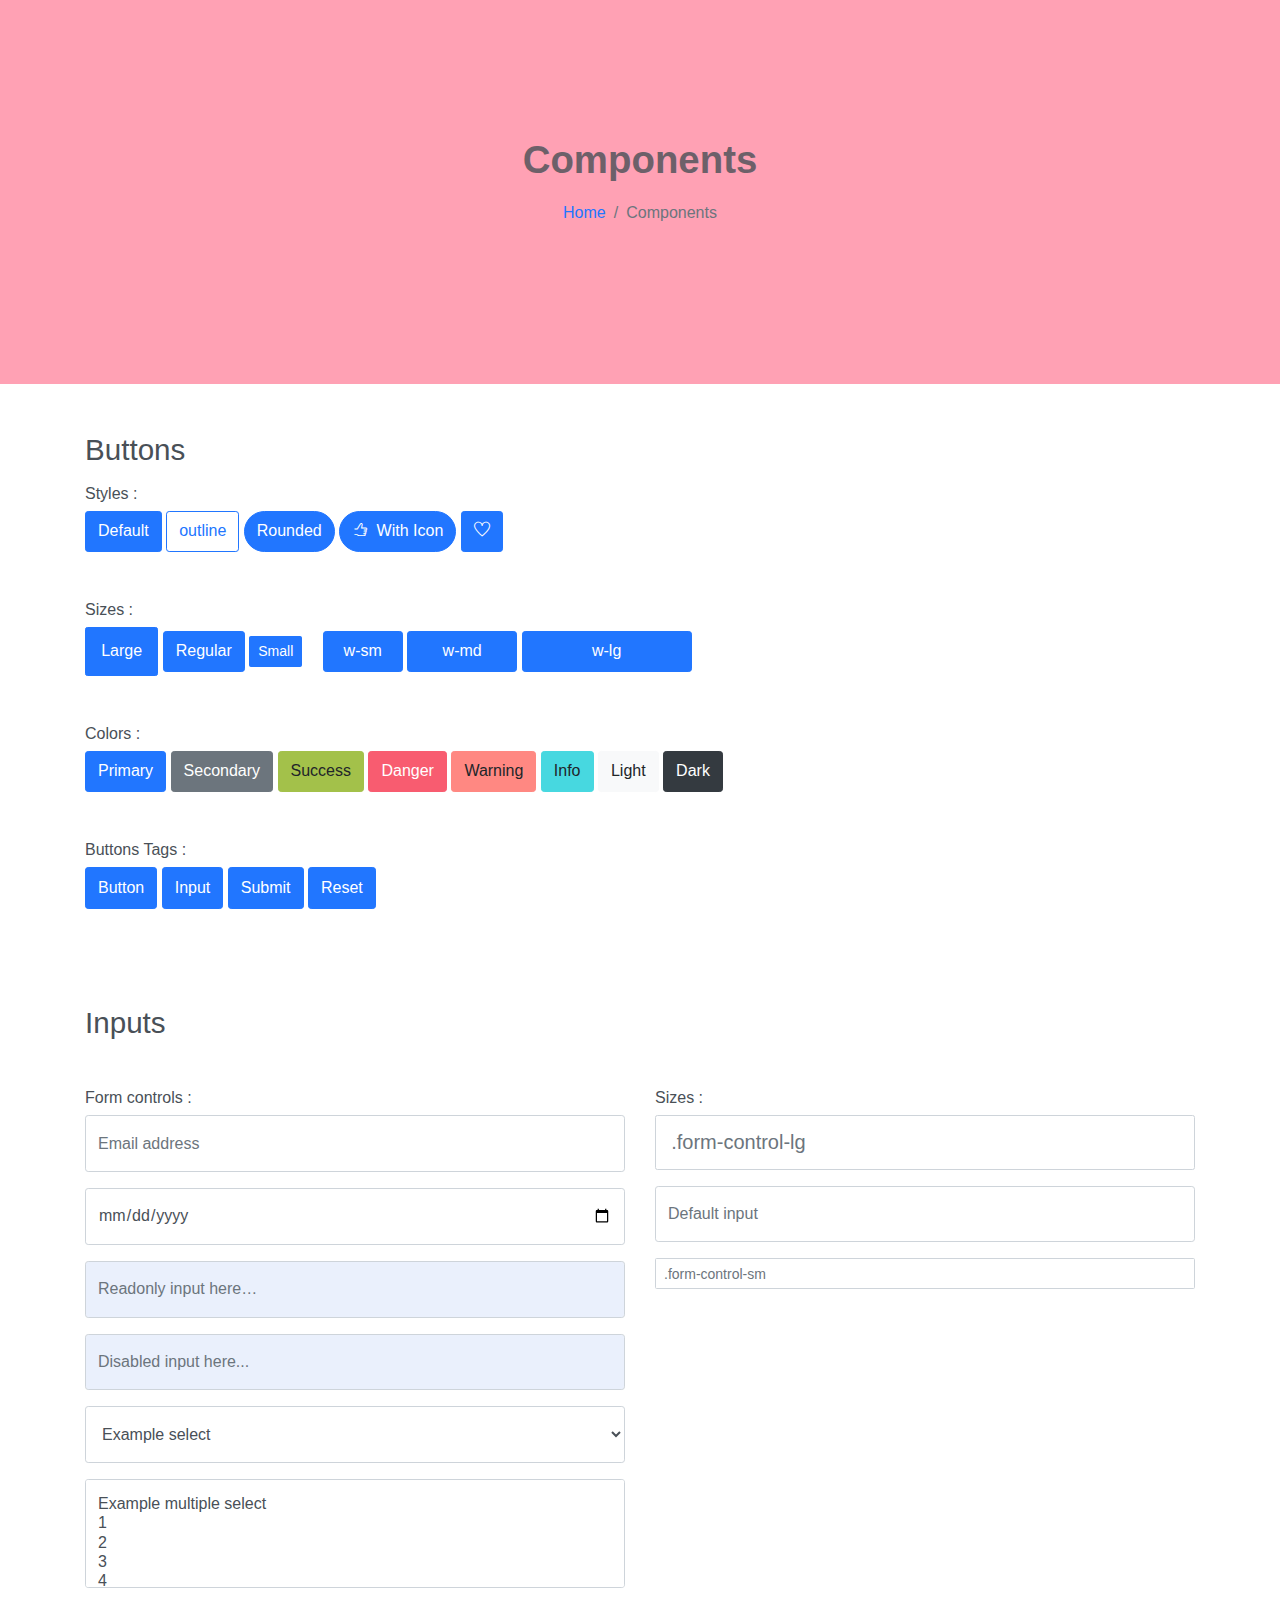
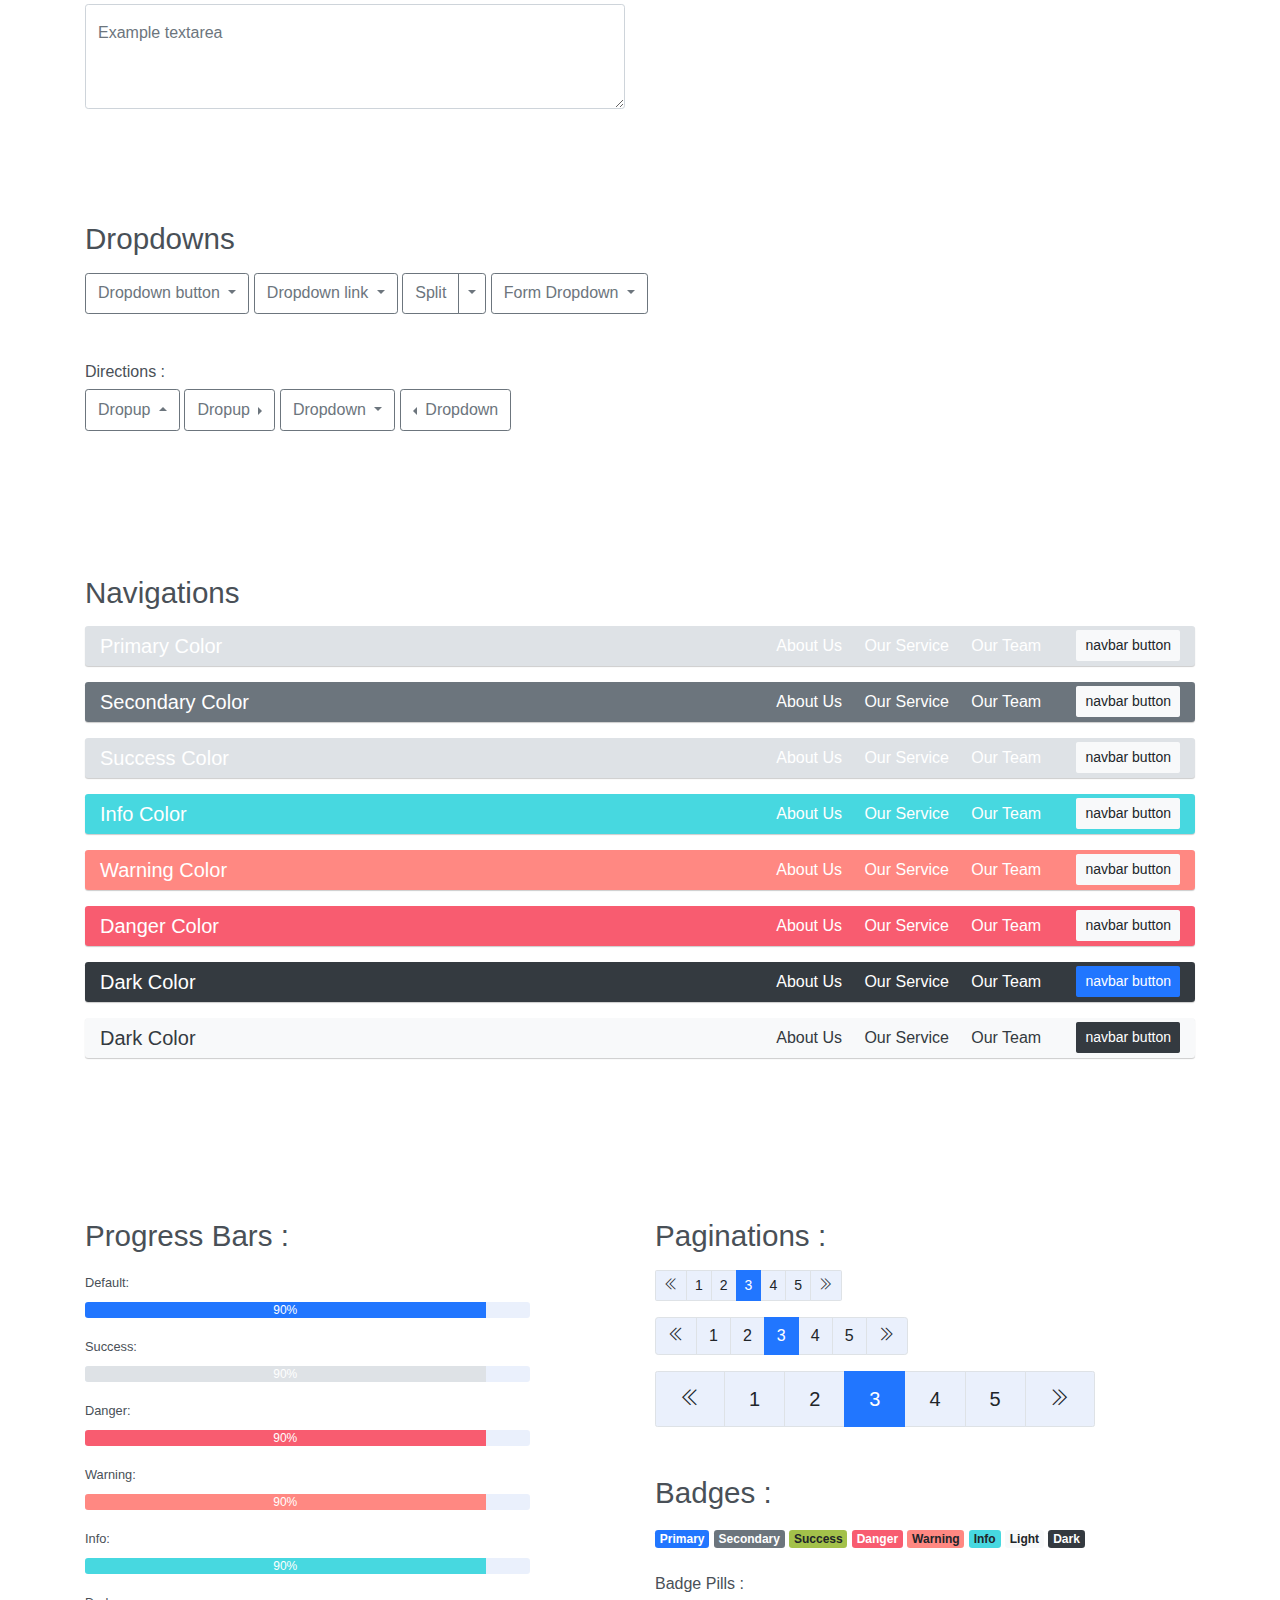
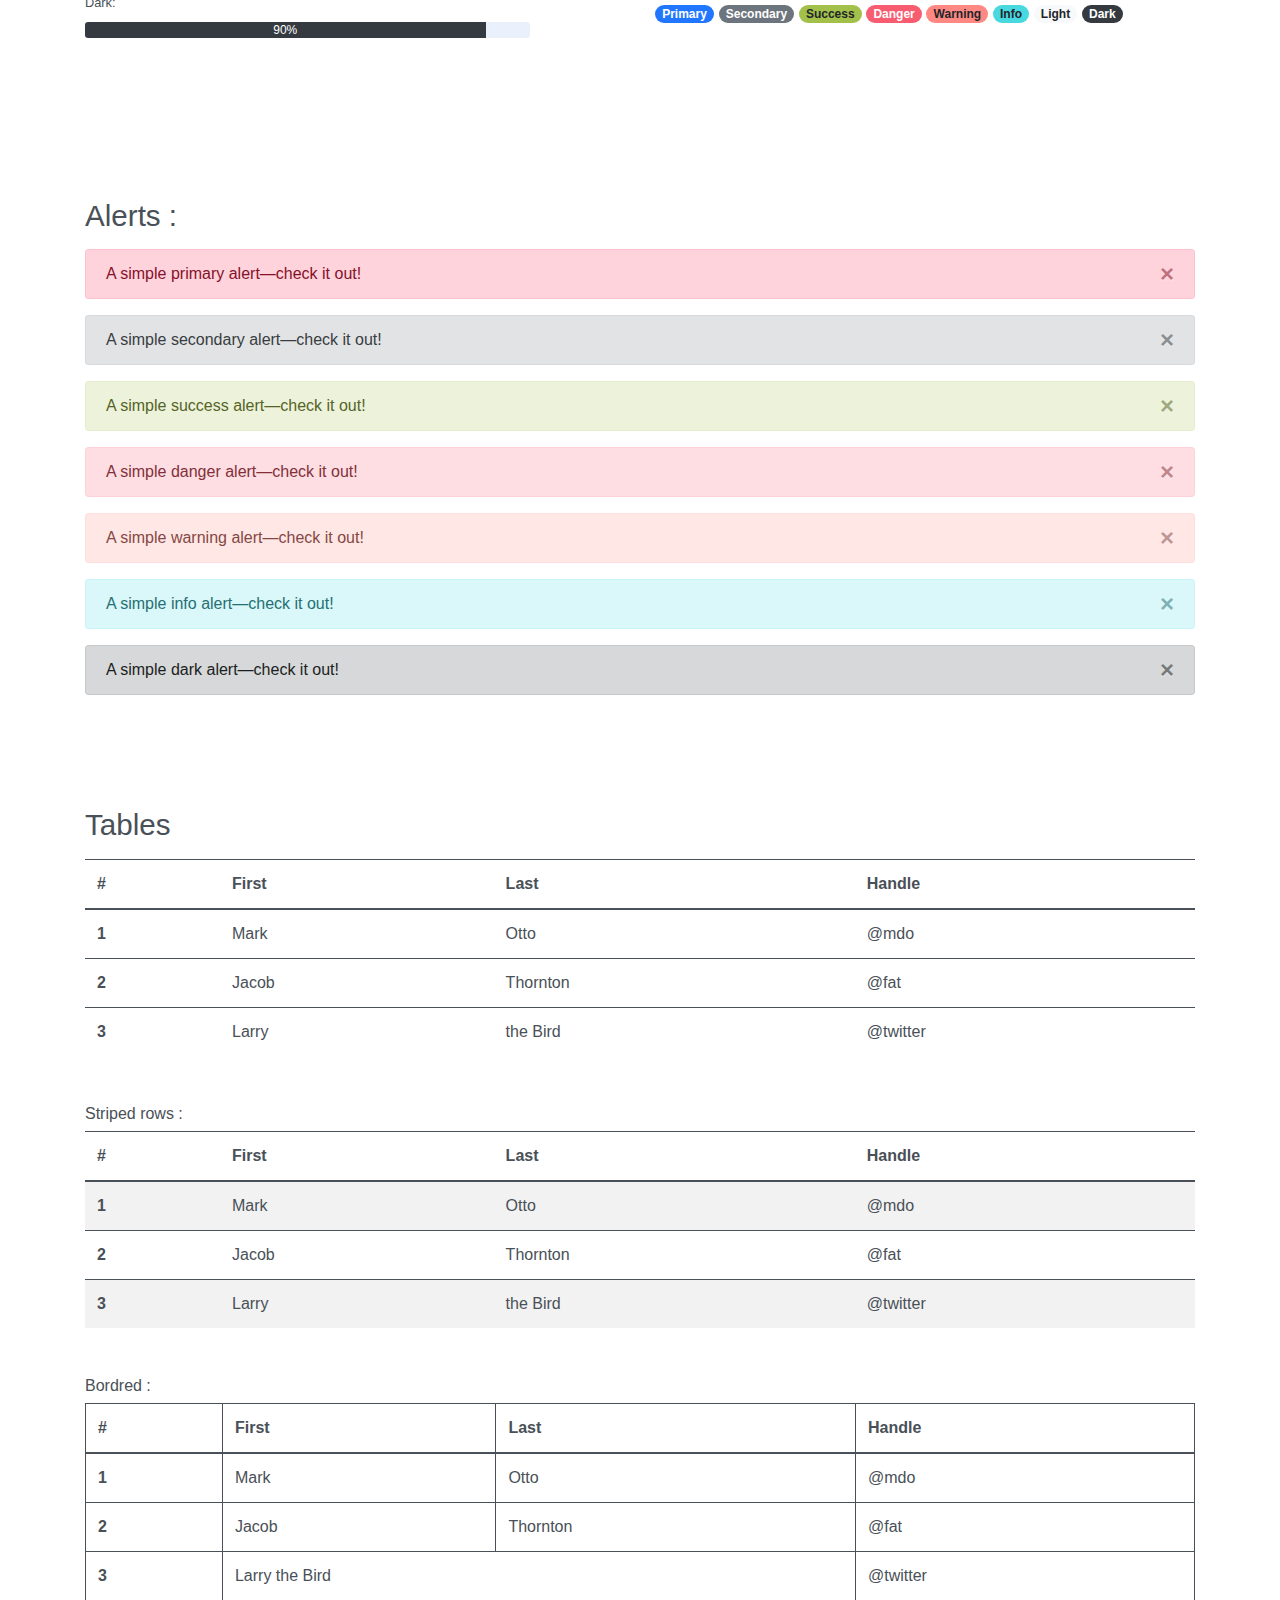
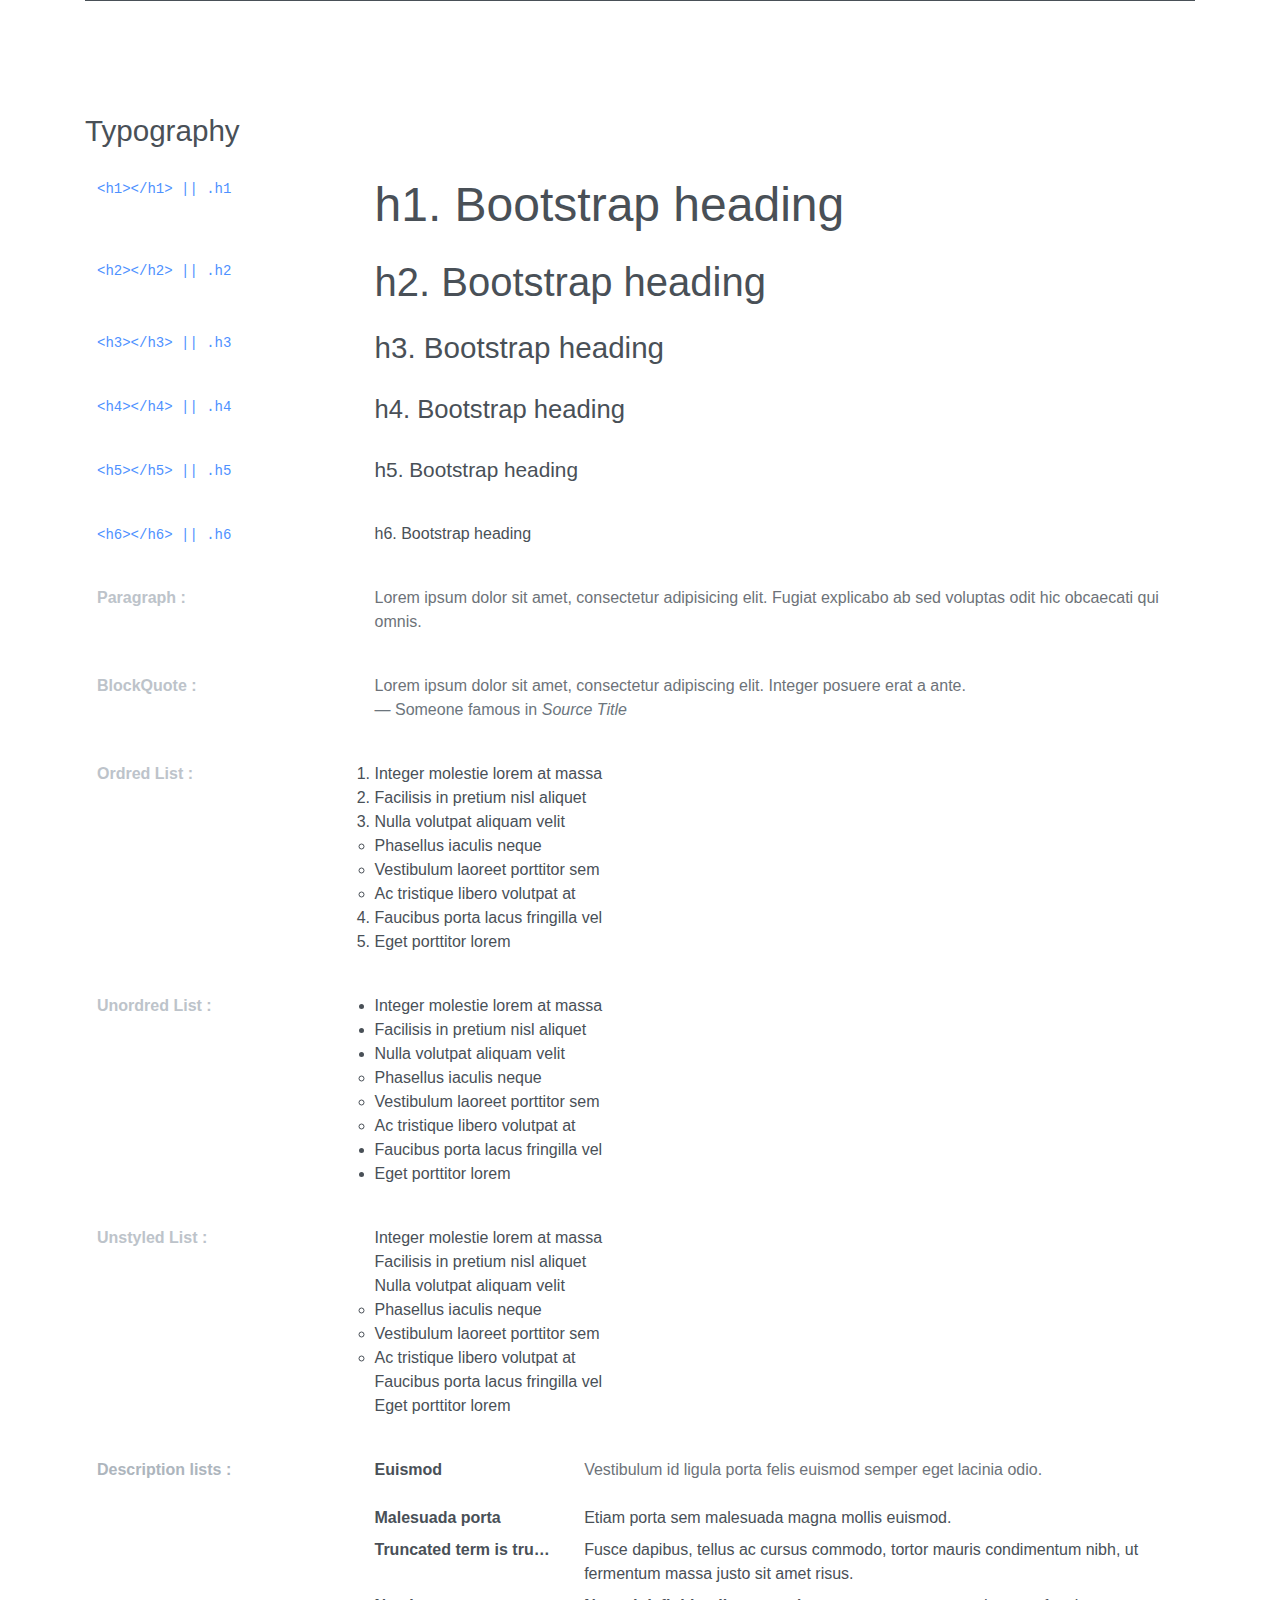
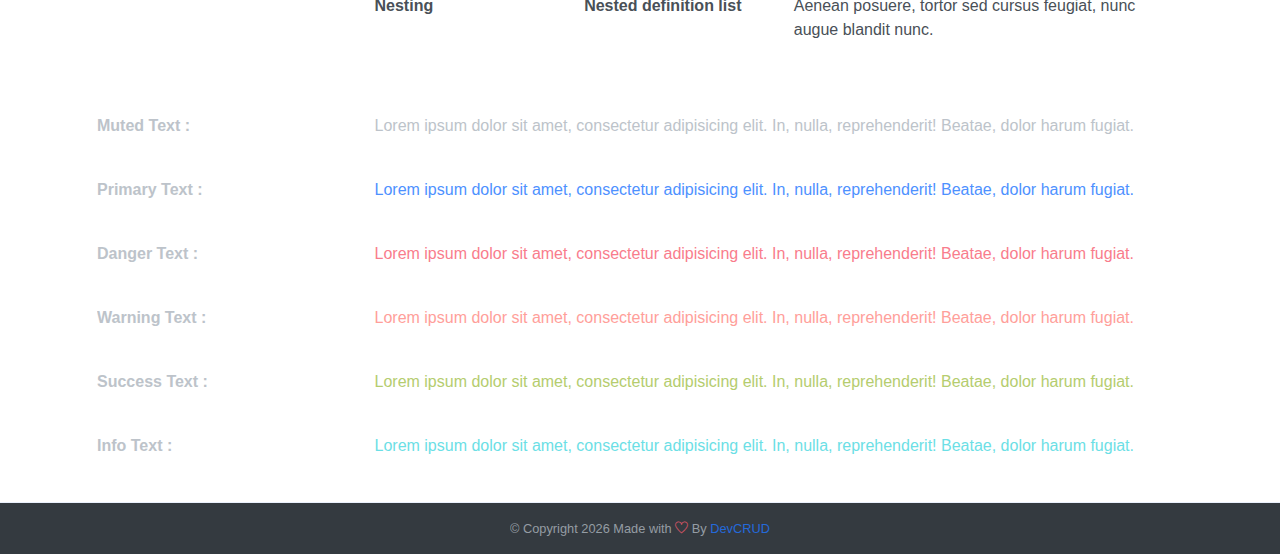
<file: components.html>
<!DOCTYPE html>
<html lang="en">
<head>
   <meta charset="utf-8">
    <meta name="viewport" content="width=device-width, initial-scale=1, shrink-to-fit=no">
    <meta name="description" content="Start your development with Creative Studio landing page.">
    <meta name="author" content="Devcrud">
    <title>Creative Studio | Components</title>

    <!-- font icons -->
    <link rel="stylesheet" href="assets/vendors/themify-icons/css/themify-icons.css">

    <!-- Bootstrap + Creative Studio main styles -->
   <link rel="stylesheet" href="assets/css/creative-studio.css">
</head>

<body class="dark-theme">

   <!-- Page  -->
   <header class="header header-mini"> 
      <div class="header-title">Components</div> 
      <nav aria-label="breadcrumb">
         <ol class="breadcrumb">
            <li class="breadcrumb-item"><a href="index.html">Home</a></li>
            <li class="breadcrumb-item active" aria-current="page">Components</li>
         </ol>
      </nav>
   </header> <!-- End Of Page Header -->

   <!-- main content -->
   <div class="container">

      <!-- Buttons -->
      <h3 class="mt-5">Buttons</h3>
      <hr>
      <h6 class="section-secondary-title">Styles :</h6>
      <button class="btn btn-primary">Default</button>
      <button class="btn btn-outline-primary">outline</button>
      <button class="btn btn-primary rounded">Rounded</button>
      <button class="btn btn-primary rounded"><i class="ti-thumb-up pr-1"></i> With Icon</button>
      <button class="btn btn-primary circle"><i class="ti-heart"></i></button>

      <h6 class="section-secondary-title mt-5">Sizes :</h6>
      <button class="btn btn-primary btn-lg">Large</button>
      <button class="btn btn-primary ">Regular</button>
      <button class="btn btn-primary btn-sm">Small</button>
      <button class="btn btn-primary w-sm ml-3">w-sm</button>
      <button class="btn btn-primary w-md">w-md</button>
      <button class="btn btn-primary w-lg">w-lg</button>

      <h6 class="section-secondary-title mt-5">Colors :</h6>          
      <button type="button" class="btn btn-primary">Primary</button>
      <button type="button" class="btn btn-secondary">Secondary</button>
      <button type="button" class="btn btn-success">Success</button>
      <button type="button" class="btn btn-danger">Danger</button>
      <button type="button" class="btn btn-warning">Warning</button>
      <button type="button" class="btn btn-info">Info</button>
      <button type="button" class="btn btn-light">Light</button>
      <button type="button" class="btn btn-dark">Dark</button>

      <h6 class="section-secondary-title mt-5">Buttons Tags :</h6>
      <button class="btn btn-primary" type="submit">Button</button>
      <input class="btn btn-primary" type="button" value="Input">
      <input class="btn btn-primary" type="submit" value="Submit">
      <input class="btn btn-primary" type="reset" value="Reset">
      
      <!-- devider -->
      <div class="py-5"></div>

      <!-- Inputs -->
      <h3>Inputs</h3>
      <hr>
      <div class="row mt-5">
         <div class="col-md-6">
            <h6 class="section-secondary-title">Form controls :</h6>        
            <div class="form-group">
               <input type="email" class="form-control" id="exampleFormControlInput1" placeholder="Email address">
            </div>
            <div class="form-group">
               <input type="date" class="form-control" id="exampleFormControlInput1" placeholder="Date">
            </div>
            <div class="form-group">
               <input class="form-control" type="text" placeholder="Readonly input here…" readonly>
            </div>
            <div class="form-group">
               <input class="form-control" id="disabledInput" type="text" placeholder="Disabled input here..." disabled>
            </div>
            <div class="form-group">
               <select class="form-control" id="exampleFormControlSelect1">
                  <option>Example select</option>
                  <option>1</option>
                  <option>2</option>
                  <option>3</option>
                  <option>4</option>
                  <option>5</option>
               </select>
            </div>
            <div class="form-group">
               <select multiple class="form-control" id="exampleFormControlSelect2">
                  <option>Example multiple select</option>
                  <option>1</option>
                  <option>2</option>
                  <option>3</option>
                  <option>4</option>
                  <option>5</option>
               </select>
            </div>
            <div class="form-group">
               <textarea class="form-control" id="exampleFormControlTextarea1" rows="3" placeholder="Example textarea"></textarea>
            </div>
         </div>
         <div class="col-md-6">
            <h6 class="section-secondary-title">Sizes :</h6>    
            <div class="form-group">
               <input class="form-control form-control-lg" type="text" placeholder=".form-control-lg">             
            </div>
            <div class="form-group">
               <input class="form-control" type="text" placeholder="Default input">
            </div>
            <div class="form-group">
               <input class="form-control form-control-sm" type="text" placeholder=".form-control-sm"> 
            </div>
         </div>
      </div> <!-- end of inputs -->   

      <!-- devider -->
      <div class="py-5"></div>             

      <!-- Dropdowns -->
      <h3 class="components-section-title font-weight-normal">Dropdowns</h3>
      <hr>
      <div class="dropdown d-inline-block">
         <button class="btn btn-outline-secondary dropdown-toggle" type="button" id="dropdownMenuButton" data-toggle="dropdown" aria-haspopup="true" aria-expanded="false">
         Dropdown button
         </button>
         <div class="dropdown-menu" aria-labelledby="dropdownMenuButton">
         <a class="dropdown-item" href="#">Action</a>
         <a class="dropdown-item" href="#">Another action</a>
         <a class="dropdown-item" href="#">Something else here</a>
         </div>
      </div>
      <div class="dropdown d-inline-block">
         <a class="btn btn-outline-secondary dropdown-toggle" href="#" role="button" id="dropdownMenuLink" data-toggle="dropdown" aria-haspopup="true" aria-expanded="false">
            Dropdown link
         </a>
         <div class="dropdown-menu" aria-labelledby="dropdownMenuLink">
            <a class="dropdown-item" href="#">Action</a>
            <a class="dropdown-item" href="#">Another action</a>
            <a class="dropdown-item" href="#">Something else here</a>
         </div>
      </div>
      <div class="btn-group">
         <button type="button" class="btn btn-outline-secondary">Split</button>
         <button type="button" class="btn btn-outline-secondary dropdown-toggle dropdown-toggle-split" data-toggle="dropdown" aria-haspopup="true" aria-expanded="false">
         <span class="sr-only">Toggle Dropdown</span>
         </button>
         <div class="dropdown-menu">
            <a class="dropdown-item" href="#">Action</a>
            <a class="dropdown-item" href="#">Another action</a>
            <a class="dropdown-item" href="#">Something else here</a>
            <div class="dropdown-divider"></div>
            <a class="dropdown-item" href="#">Separated link</a>
         </div>
      </div>
      <div class="btn-group">
         <button class="btn btn-outline-secondary dropdown-toggle" type="button" id="dropdownMenuButton" data-toggle="dropdown" aria-haspopup="true" aria-expanded="false">
            Form Dropdown
         </button>
         <div class="dropdown-menu form">
            <form class="px-4 py-3">
               <div class="form-group">
                  <input type="email" class="form-control" id="exampleDropdownFormEmail1" placeholder="email@example.com">
               </div>
               <div class="form-group">
                  <input type="password" class="form-control" id="exampleDropdownFormPassword1" placeholder="Password">
               </div>
               <div class="form-check mb-3">
                  <input type="checkbox" class="form-check-input" id="dropdownCheck">
                  <label class="form-check-label" for="dropdownCheck">
                     Remember me
                  </label>
               </div>
               <button type="submit" class="btn btn-primary btn-block">Sign in</button>
            </form>
            <div class="dropdown-divider"></div>
            <a class="dropdown-item" href="#"><small>New around here? Sign up</small></a>
            <a class="dropdown-item" href="#"><small>Forgot password?</small></a>
         </div>
      </div>       
      <h6 class="section-secondary-title mt-5">Directions :</h6>  
      <div class="btn-group dropup">
         <button type="button" class="btn btn-outline-secondary dropdown-toggle" data-toggle="dropdown" aria-haspopup="true" aria-expanded="false">
            Dropup
         </button>
         <div class="dropdown-menu">
            <a class="dropdown-item" href="#">Action</a>
            <a class="dropdown-item" href="#">Another action</a>
            <a class="dropdown-item" href="#">Something else here</a>
            <div class="dropdown-divider"></div>
            <a class="dropdown-item" href="#">Separated link</a>
         </div>
      </div>
      <div class="btn-group dropright">
         <button type="button" class="btn btn-outline-secondary dropdown-toggle" data-toggle="dropdown" aria-haspopup="true" aria-expanded="false">
            Dropup
         </button>
         <div class="dropdown-menu">
            <a class="dropdown-item" href="#">Action</a>
            <a class="dropdown-item" href="#">Another action</a>
            <a class="dropdown-item" href="#">Something else here</a>
            <div class="dropdown-divider"></div>
            <a class="dropdown-item" href="#">Separated link</a>
         </div>
      </div>
      <div class="btn-group">
         <button type="button" class="btn btn-outline-secondary dropdown-toggle" data-toggle="dropdown" aria-haspopup="true" aria-expanded="false">
            Dropdown
         </button>
         <div class="dropdown-menu">
            <a class="dropdown-item" href="#">Action</a>
            <a class="dropdown-item" href="#">Another action</a>
            <a class="dropdown-item" href="#">Something else here</a>
            <div class="dropdown-divider"></div>
            <a class="dropdown-item" href="#">Separated link</a>
         </div>
      </div>
      <div class="btn-group dropleft">
         <button type="button" class="btn btn-outline-secondary dropdown-toggle" data-toggle="dropdown" aria-haspopup="true" aria-expanded="false">
            Dropdown
         </button>
         <div class="dropdown-menu">
            <a class="dropdown-item" href="#">Action</a>
            <a class="dropdown-item" href="#">Another action</a>
            <a class="dropdown-item" href="#">Something else here</a>
            <div class="dropdown-divider"></div>
            <a class="dropdown-item" href="#">Separated link</a>
         </div>
      </div> <!-- end of Dropdowns -->  

      <!-- devider -->
      <div class="py-5"></div>   

      <!-- navbars -->
      <h3 class="components-section-title font-weight-normal mt-5">Navigations</h3>
      <hr>
      <nav class="navbar navbar-expand-sm navbar-dark bg-primary rounded shadow mb-3">
         <div class="container">
            <a class="navbar-brand" href="#">Primary Color</a>
            <button class="navbar-toggler ml-auto" type="button" data-toggle="collapse" data-target="#navbarSupportedContent" aria-controls="navbarSupportedContent" aria-expanded="false" aria-label="Toggle navigation">
            <span class="navbar-toggler-icon"></span>
            </button>
            <div class="collapse navbar-collapse" id="navbarSupportedContent">
               <ul class="navbar-nav ml-auto"> 
                  <li class="nav-item">
                     <a class="nav-link" href="#about">About Us</a>
                  </li>
                  <li class="nav-item">
                     <a class="nav-link" href="#service">Our Service</a>
                  </li>
                  <li class="nav-item">
                     <a class="nav-link" href="#team">Our Team</a>
                  </li>
                  <li class="nav-item">
                     <a href="#book-table" class="ml-4 mt-1 btn btn-light btn-sm">navbar button</a>
                  </li>
               </ul>                       
            </div>
         </div>
      </nav>
      <nav class="navbar navbar-expand-sm navbar-dark bg-secondary rounded shadow mb-3">
         <div class="container">
            <a class="navbar-brand" href="#">Secondary Color</a>
            <button class="navbar-toggler ml-auto" type="button" data-toggle="collapse" data-target="#navbarSupportedContent" aria-controls="navbarSupportedContent" aria-expanded="false" aria-label="Toggle navigation">
            <span class="navbar-toggler-icon"></span>
            </button>
            <div class="collapse navbar-collapse" id="navbarSupportedContent">
               <ul class="navbar-nav ml-auto"> 
                  <li class="nav-item">
                     <a class="nav-link" href="#about">About Us</a>
                  </li>
                  <li class="nav-item">
                     <a class="nav-link" href="#service">Our Service</a>
                  </li>
                  <li class="nav-item">
                     <a class="nav-link" href="#team">Our Team</a>
                  </li>
                  <li class="nav-item">
                     <a href="#book-table" class="ml-4 mt-1 btn btn-light btn-sm">navbar button</a>
                  </li>
               </ul>                       
            </div>
         </div>
      </nav>
      <nav class="navbar navbar-expand-sm navbar-dark bg-success rounded shadow mb-3">
         <div class="container">
            <a class="navbar-brand" href="#">Success Color</a>
            <button class="navbar-toggler ml-auto" type="button" data-toggle="collapse" data-target="#navbarSupportedContent" aria-controls="navbarSupportedContent" aria-expanded="false" aria-label="Toggle navigation">
            <span class="navbar-toggler-icon"></span>
            </button>
            <div class="collapse navbar-collapse" id="navbarSupportedContent">
               <ul class="navbar-nav ml-auto"> 
                  <li class="nav-item">
                     <a class="nav-link" href="#about">About Us</a>
                  </li>
                  <li class="nav-item">
                     <a class="nav-link" href="#service">Our Service</a>
                  </li>
                  <li class="nav-item">
                     <a class="nav-link" href="#team">Our Team</a>
                  </li>
                  <li class="nav-item">
                     <a href="#book-table" class="ml-4 mt-1 btn btn-light btn-sm">navbar button</a>
                  </li>
               </ul>                       
            </div>
         </div>
      </nav>
      <nav class="navbar navbar-expand-sm navbar-dark bg-info rounded shadow mb-3">
         <div class="container">
            <a class="navbar-brand" href="#">Info Color</a>
            <button class="navbar-toggler ml-auto" type="button" data-toggle="collapse" data-target="#navbarSupportedContent" aria-controls="navbarSupportedContent" aria-expanded="false" aria-label="Toggle navigation">
            <span class="navbar-toggler-icon"></span>
            </button>
            <div class="collapse navbar-collapse" id="navbarSupportedContent">
               <ul class="navbar-nav ml-auto"> 
                  <li class="nav-item">
                     <a class="nav-link" href="#about">About Us</a>
                  </li>
                  <li class="nav-item">
                     <a class="nav-link" href="#service">Our Service</a>
                  </li>
                  <li class="nav-item">
                     <a class="nav-link" href="#team">Our Team</a>
                  </li>
                  <li class="nav-item">
                     <a href="#book-table" class="ml-4 mt-1 btn btn-light btn-sm">navbar button</a>
                  </li>
               </ul>                       
            </div>
         </div>
      </nav>
      <nav class="navbar navbar-expand-sm navbar-dark bg-warning rounded shadow mb-3">
         <div class="container">
            <a class="navbar-brand" href="#">Warning Color</a>
            <button class="navbar-toggler ml-auto" type="button" data-toggle="collapse" data-target="#navbarSupportedContent" aria-controls="navbarSupportedContent" aria-expanded="false" aria-label="Toggle navigation">
            <span class="navbar-toggler-icon"></span>
            </button>
            <div class="collapse navbar-collapse" id="navbarSupportedContent">
               <ul class="navbar-nav ml-auto"> 
                  <li class="nav-item">
                     <a class="nav-link" href="#about">About Us</a>
                  </li>
                  <li class="nav-item">
                     <a class="nav-link" href="#service">Our Service</a>
                  </li>
                  <li class="nav-item">
                     <a class="nav-link" href="#team">Our Team</a>
                  </li>
                  <li class="nav-item">
                     <a href="#book-table" class="ml-4 mt-1 btn btn-light btn-sm">navbar button</a>
                  </li>
               </ul>                       
            </div>
         </div>
      </nav>
      <nav class="navbar navbar-expand-sm navbar-dark bg-danger rounded shadow mb-3">
         <div class="container">
            <a class="navbar-brand" href="#">Danger Color</a>
            <button class="navbar-toggler ml-auto" type="button" data-toggle="collapse" data-target="#navbarSupportedContent" aria-controls="navbarSupportedContent" aria-expanded="false" aria-label="Toggle navigation">
            <span class="navbar-toggler-icon"></span>
            </button>
            <div class="collapse navbar-collapse" id="navbarSupportedContent">
               <ul class="navbar-nav ml-auto"> 
                  <li class="nav-item">
                     <a class="nav-link" href="#about">About Us</a>
                  </li>
                  <li class="nav-item">
                     <a class="nav-link" href="#service">Our Service</a>
                  </li>
                  <li class="nav-item">
                     <a class="nav-link" href="#team">Our Team</a>
                  </li>
                  <li class="nav-item">
                     <a href="#book-table" class="ml-4 mt-1 btn btn-light btn-sm">navbar button</a>
                  </li>
               </ul>                       
            </div>
         </div>
      </nav>
      <nav class="navbar navbar-expand-sm navbar-dark bg-dark rounded shadow mb-3">
         <div class="container">
            <a class="navbar-brand" href="#">Dark Color</a>
            <button class="navbar-toggler ml-auto" type="button" data-toggle="collapse" data-target="#navbarSupportedContent" aria-controls="navbarSupportedContent" aria-expanded="false" aria-label="Toggle navigation">
            <span class="navbar-toggler-icon"></span>
            </button>
            <div class="collapse navbar-collapse" id="navbarSupportedContent">
               <ul class="navbar-nav ml-auto"> 
                  <li class="nav-item">
                     <a class="nav-link" href="#about">About Us</a>
                  </li>
                  <li class="nav-item">
                     <a class="nav-link" href="#service">Our Service</a>
                  </li>
                  <li class="nav-item">
                     <a class="nav-link" href="#team">Our Team</a>
                  </li>
                  <li class="nav-item">
                     <a href="#book-table" class="ml-4 mt-1 btn btn-primary btn-sm">navbar button</a>
                  </li>
               </ul>                       
            </div>
         </div>
      </nav>
      <nav class="navbar navbar-expand-sm navbar-light bg-light rounded shadow mb-3">
         <div class="container">
            <a class="navbar-brand" href="#">Dark Color</a>
            <button class="navbar-toggler ml-auto" type="button" data-toggle="collapse" data-target="#navbarSupportedContent" aria-controls="navbarSupportedContent" aria-expanded="false" aria-label="Toggle navigation">
            <span class="navbar-toggler-icon"></span>
            </button>
            <div class="collapse navbar-collapse" id="navbarSupportedContent">
               <ul class="navbar-nav ml-auto"> 
                  <li class="nav-item">
                     <a class="nav-link" href="#about">About Us</a>
                  </li>
                  <li class="nav-item">
                     <a class="nav-link" href="#service">Our Service</a>
                  </li>
                  <li class="nav-item">
                     <a class="nav-link" href="#team">Our Team</a>
                  </li>
                  <li class="nav-item">
                     <a href="#book-table" class="ml-4 mt-1 btn btn-dark btn-sm">navbar button</a>
                  </li>
               </ul>                       
            </div>
         </div>
      </nav>
      <!-- End of navbars -->

      <!-- devider -->
      <div class="py-5"></div>   
      
      <!-- progress bars -->
      <div class="row justify-content-between">
         <div class="col-md-5">
            <h3 class="components-section-title font-weight-normal mt-5">Progress Bars :</h3>
            <hr>
            <small>Default: </small>
            <div class="progress mt-2 mb-3">
               <div class="progress-bar" role="progressbar" style="width: 90%" aria-valuenow="25" aria-valuemin="0" aria-valuemax="100"><span>90%</span></div>
            </div>
            <small>Success:</small>
            <div class="progress mt-2 mb-3">
               <div class="progress-bar bg-success" role="progressbar" style="width: 90%" aria-valuenow="25" aria-valuemin="0" aria-valuemax="100"><span>90%</span></div>
            </div>
            <small>Danger:</small>
            <div class="progress mt-2 mb-3">
               <div class="progress-bar bg-danger" role="progressbar" style="width: 90%" aria-valuenow="25" aria-valuemin="0" aria-valuemax="100"><span>90%</span></div>
            </div>
            <small>Warning:</small>
            <div class="progress mt-2 mb-3">
               <div class="progress-bar bg-warning" role="progressbar" style="width: 90%" aria-valuenow="25" aria-valuemin="0" aria-valuemax="100"><span>90%</span></div>
            </div>
            <small>Info:</small>
            <div class="progress mt-2 mb-3">
               <div class="progress-bar bg-info" role="progressbar" style="width: 90%" aria-valuenow="25" aria-valuemin="0" aria-valuemax="100"><span>90%</span></div>
            </div>
            <small>Dark:</small>
            <div class="progress mt-2 mb-3">
               <div class="progress-bar bg-dark" role="progressbar" style="width: 90%" aria-valuenow="25" aria-valuemin="0" aria-valuemax="100"><span>90%</span></div>
            </div>
         </div>
         <div class="col-md-6">
            <h3 class="components-section-title font-weight-normal mt-5">Paginations :</h3>
            <hr>
            <nav aria-label="Page navigation example">
               <ul class="pagination pagination-sm">
                  <li class="page-item"><a class="page-link" href="#"><i class="ti-angle-double-left"></i></a></li>
                  <li class="page-item"><a class="page-link" href="#">1</a></li>
                  <li class="page-item"><a class="page-link" href="#">2</a></li>
                  <li class="page-item active"><a class="page-link" href="#">3</a></li>
                  <li class="page-item"><a class="page-link" href="#">4</a></li>
                  <li class="page-item"><a class="page-link" href="#">5</a></li>
                  <li class="page-item"><a class="page-link" href="#"><i class="ti-angle-double-right"></i></a></li>
               </ul>
            </nav>
            <nav aria-label="Page navigation example">
               <ul class="pagination">
               <li class="page-item"><a class="page-link" href="#"><i class="ti-angle-double-left"></i></a></li>
                  <li class="page-item"><a class="page-link" href="#">1</a></li>
                  <li class="page-item"><a class="page-link" href="#">2</a></li>
                  <li class="page-item active"><a class="page-link" href="#">3</a></li>
                  <li class="page-item"><a class="page-link" href="#">4</a></li>
                  <li class="page-item"><a class="page-link" href="#">5</a></li>
                  <li class="page-item"><a class="page-link" href="#"><i class="ti-angle-double-right"></i></a></li>
               </ul>
            </nav>
            <nav aria-label="Page navigation example">
               <ul class="pagination pagination-lg">
                  <li class="page-item"><a class="page-link" href="#"><i class="ti-angle-double-left"></i></a></li>
                  <li class="page-item"><a class="page-link" href="#">1</a></li>
                  <li class="page-item"><a class="page-link" href="#">2</a></li>
                  <li class="page-item active"><a class="page-link" href="#">3</a></li>
                  <li class="page-item"><a class="page-link" href="#">4</a></li>
                  <li class="page-item"><a class="page-link" href="#">5</a></li>
                  <li class="page-item"><a class="page-link" href="#"><i class="ti-angle-double-right"></i></a></li>
               </ul>
            </nav>

            <!-- Badges -->
            <h3 class="components-section-title font-weight-normal mt-5">Badges :</h3>
            <hr>
            <span class="badge badge-primary">Primary</span>
            <span class="badge badge-secondary">Secondary</span>
            <span class="badge badge-success">Success</span>
            <span class="badge badge-danger">Danger</span>
            <span class="badge badge-warning">Warning</span>
            <span class="badge badge-info">Info</span>
            <span class="badge badge-light">Light</span>
            <span class="badge badge-dark">Dark</span>
            <h6 class="section-secondary-title mt-4 mb-2">Badge Pills :</h6>
            <span class="badge badge-pill badge-primary">Primary</span>
            <span class="badge badge-pill badge-secondary">Secondary</span>
            <span class="badge badge-pill badge-success">Success</span>
            <span class="badge badge-pill badge-danger">Danger</span>
            <span class="badge badge-pill badge-warning">Warning</span>
            <span class="badge badge-pill badge-info">Info</span>
            <span class="badge badge-pill badge-light">Light</span>
            <span class="badge badge-pill badge-dark">Dark</span>
         </div>
      </div> <!-- End of Progress bars -->

      <!-- devider -->
      <div class="py-5"></div>  

      <!-- Alerts -->
      <h3 class="components-section-title font-weight-normal mt-5">Alerts :</h3>
      <hr>
      <div class="alert alert-primary alert-dismissible fade show" role="alert">
         A simple primary alert—check it out!
         <button type="button" class="close" data-dismiss="alert" aria-label="Close">
            <span aria-hidden="true">&times;</span>
         </button>
      </div>
      <div class="alert alert-secondary alert-dismissible fade show" role="alert">
         A simple secondary alert—check it out!
         <button type="button" class="close" data-dismiss="alert" aria-label="Close">
            <span aria-hidden="true">&times;</span>
         </button>
      </div>
      <div class="alert alert-success alert-dismissible fade show" role="alert">
         A simple success alert—check it out!
         <button type="button" class="close" data-dismiss="alert" aria-label="Close">
            <span aria-hidden="true">&times;</span>
         </button>
      </div>
      <div class="alert alert-danger alert-dismissible fade show" role="alert">
         A simple danger alert—check it out!
         <button type="button" class="close" data-dismiss="alert" aria-label="Close">
            <span aria-hidden="true">&times;</span>
         </button>
      </div>
      <div class="alert alert-warning alert-dismissible fade show" role="alert">
         A simple warning alert—check it out!
         <button type="button" class="close" data-dismiss="alert" aria-label="Close">
            <span aria-hidden="true">&times;</span>
         </button>
      </div>
      <div class="alert alert-info alert-dismissible fade show" role="alert">
         A simple info alert—check it out!
         <button type="button" class="close" data-dismiss="alert" aria-label="Close">
            <span aria-hidden="true">&times;</span>
         </button>
      </div>
      <div class="alert alert-dark alert-dismissible fade show" role="alert">
         A simple dark alert—check it out!
         <button type="button" class="close" data-dismiss="alert" aria-label="Close">
            <span aria-hidden="true">&times;</span>
         </button>
      </div>
      <!-- end of alerts -->

      <!-- devider -->
      <div class="py-5"></div> 
   
      <!-- tables -->
      <h3 class="components-section-title">Tables</h3>
      <hr>
      <table class="table">
         <thead>
            <tr>
               <th scope="col">#</th>
               <th scope="col">First</th>
               <th scope="col">Last</th>
               <th scope="col">Handle</th>
            </tr>
         </thead>
         <tbody>
            <tr>
               <th scope="row">1</th>
               <td>Mark</td>
               <td>Otto</td>
               <td>@mdo</td>
            </tr>
            <tr>
               <th scope="row">2</th>
               <td>Jacob</td>
               <td>Thornton</td>
               <td>@fat</td>
            </tr>
            <tr>
               <th scope="row">3</th>
               <td>Larry</td>
               <td>the Bird</td>
               <td>@twitter</td>
            </tr>
         </tbody>
      </table>

      <h6 class="section-secondary-title mt-5">Striped rows :</h6>
      <table class="table table-striped">
         <thead>
            <tr>
               <th scope="col">#</th>
               <th scope="col">First</th>
               <th scope="col">Last</th>
               <th scope="col">Handle</th>
            </tr>
         </thead>
         <tbody>
            <tr>
               <th scope="row">1</th>
               <td>Mark</td>
               <td>Otto</td>
               <td>@mdo</td>
            </tr>
            <tr>
               <th scope="row">2</th>
               <td>Jacob</td>
               <td>Thornton</td>
               <td>@fat</td>
            </tr>
            <tr>
               <th scope="row">3</th>
               <td>Larry</td>
               <td>the Bird</td>
               <td>@twitter</td>
            </tr>
         </tbody>
      </table>

      <h6 class="section-secondary-title mt-5">Bordred :</h6>
      <table class="table table-bordered">
         <thead>
            <tr>
               <th scope="col">#</th>
               <th scope="col">First</th>
               <th scope="col">Last</th>
               <th scope="col">Handle</th>
            </tr>
         </thead>
         <tbody>
            <tr>
               <th scope="row">1</th>
               <td>Mark</td>
               <td>Otto</td>
               <td>@mdo</td>
            </tr>
            <tr>
               <th scope="row">2</th>
               <td>Jacob</td>
               <td>Thornton</td>
               <td>@fat</td>
            </tr>
            <tr>
               <th scope="row">3</th>
               <td colspan="2">Larry the Bird</td>
               <td>@twitter</td>
            </tr>
         </tbody>
      </table>
      <!-- end of tables -->

      <!-- devider -->
      <div class="py-5"></div> 

      <!-- typography -->
      <h3 class="components-section-title">Typography</h3>
      <hr>
      
      <table class="table table-borderless v-align-center">
         <tbody>
            <tr>
               <td>
                  <p><code class="highlighter-rouge">&lt;h1&gt;&lt;/h1&gt; || .h1</code></p>
               </td>
               <td class="w-75"><span class="h1">h1. Bootstrap heading</span></td>
            </tr>
            <tr>
               <td>
                  <p><code class="highlighter-rouge">&lt;h2&gt;&lt;/h2&gt; || .h2</code></p>
               </td>
               <td><span class="h2">h2. Bootstrap heading</span></td>
            </tr>
            <tr>
               <td>
                  <p><code class="highlighter-rouge">&lt;h3&gt;&lt;/h3&gt; || .h3</code></p>
               </td>
               <td><span class="h3">h3. Bootstrap heading</span></td>
            </tr>
            <tr>
               <td>
                  <p><code class="highlighter-rouge">&lt;h4&gt;&lt;/h4&gt; || .h4</code></p>
               </td>
               <td><span class="h4">h4. Bootstrap heading</span></td>
            </tr>
            <tr>
               <td>
                  <p><code class="highlighter-rouge">&lt;h5&gt;&lt;/h5&gt; || .h5</code></p>
               </td>
               <td><span class="h5">h5. Bootstrap heading</span></td>
            </tr>
            <tr>
               <td>
                  <p><code class="highlighter-rouge">&lt;h6&gt;&lt;/h6&gt; || .h6</code></p>
               </td>
               <td><span class="h6">h6. Bootstrap heading</span></td>
            </tr>
            <tr>
               <td>
                  <p class="font-weight-bold text-muted">Paragraph :</p>
               </td>
               <td><p>Lorem ipsum dolor sit amet, consectetur adipisicing elit. Fugiat explicabo ab sed voluptas odit hic obcaecati qui omnis.</p></td>
            </tr>
            <tr>
               <td>
                  <p class="font-weight-bold text-muted">BlockQuote :</p>
               </td>
               <td>
                  <blockquote class="blockquote">
                     <p class="mb-0">Lorem ipsum dolor sit amet, consectetur adipiscing elit. Integer posuere erat a ante.</p>
                     <footer class="blockquote-footer">Someone famous in <cite title="Source Title">Source Title</cite></footer>
                  </blockquote>
               </td>
            </tr>

           
            <tr>
               <td><p class="font-weight-bold text-muted">Ordred List :</p></td>
               <td>
                  <ol>
                     <li>Integer molestie lorem at massa</li>
                     <li>Facilisis in pretium nisl aliquet</li>
                     <li>Nulla volutpat aliquam velit
                        <ul>
                           <li>Phasellus iaculis neque</li>
                           <li>Vestibulum laoreet porttitor sem</li>
                           <li>Ac tristique libero volutpat at</li>
                        </ul>
                     </li>
                     <li>Faucibus porta lacus fringilla vel</li>
                     <li>Eget porttitor lorem</li>
                  </ol>
               </td>
            </tr>
            <tr>
               <td><p class="font-weight-bold text-muted">Unordred List :</p></td>
               <td>
                  <ul >
                     <li>Integer molestie lorem at massa</li>
                     <li>Facilisis in pretium nisl aliquet</li>
                     <li>Nulla volutpat aliquam velit
                        <ul>
                           <li>Phasellus iaculis neque</li>
                           <li>Vestibulum laoreet porttitor sem</li>
                           <li>Ac tristique libero volutpat at</li>
                        </ul>
                     </li>
                     <li>Faucibus porta lacus fringilla vel</li>
                     <li>Eget porttitor lorem</li>
                  </ul>
               </td>
            </tr>
            <tr>
               <td><p class="font-weight-bold text-muted">Unstyled List :</p></td>
               <td>
                  <ul class="list-unstyled">
                     <li>Integer molestie lorem at massa</li>
                     <li>Facilisis in pretium nisl aliquet</li>
                     <li>Nulla volutpat aliquam velit
                        <ul>
                           <li>Phasellus iaculis neque</li>
                           <li>Vestibulum laoreet porttitor sem</li>
                           <li>Ac tristique libero volutpat at</li>
                        </ul>
                     </li>
                     <li>Faucibus porta lacus fringilla vel</li>
                     <li>Eget porttitor lorem</li>
                  </ul>
               </td>
            </tr>
            <tr>
               <td class="font-weight-bold text-muted">Description lists : </td>
               <td>
                  <dl class="row">
                     <dt class="col-sm-3">Euismod</dt>
                     <dd class="col-sm-9">
                        <p>Vestibulum id ligula porta felis euismod semper eget lacinia odio.</p>
                     </dd>

                     <dt class="col-sm-3">Malesuada porta</dt>
                     <dd class="col-sm-9">Etiam porta sem malesuada magna mollis euismod.</dd>

                     <dt class="col-sm-3 text-truncate">Truncated term is truncated</dt>
                     <dd class="col-sm-9">Fusce dapibus, tellus ac cursus commodo, tortor mauris condimentum nibh, ut fermentum massa justo sit amet risus.</dd>

                     <dt class="col-sm-3">Nesting</dt>
                     <dd class="col-sm-9">
                        <dl class="row">
                           <dt class="col-sm-4">Nested definition list</dt>
                           <dd class="col-sm-8">Aenean posuere, tortor sed cursus feugiat, nunc augue blandit nunc.</dd>
                        </dl>
                     </dd>
                  </dl>
               </td>
            </tr>
            <tr>
               <td>
                  <p class="font-weight-bold text-muted">Muted Text :</p>
               </td>
               <td>
                  <p class="text-muted">Lorem ipsum dolor sit amet, consectetur adipisicing elit. In, nulla, reprehenderit! Beatae, dolor harum fugiat.</p>
               </td>
            </tr>
            <tr>
               <td>
                  <p class="font-weight-bold text-muted">Primary Text :</p>
               </td>
               <td>
                  <p class="text-primary">Lorem ipsum dolor sit amet, consectetur adipisicing elit. In, nulla, reprehenderit! Beatae, dolor harum fugiat.</p>
               </td>
            </tr>
            <tr>
               <td>
                  <p class="font-weight-bold text-muted">Danger Text :</p>
               </td>
               <td>
                  <p class="text-danger">Lorem ipsum dolor sit amet, consectetur adipisicing elit. In, nulla, reprehenderit! Beatae, dolor harum fugiat.</p>
               </td>
            </tr>
            <tr>
               <td>
                  <p class="font-weight-bold text-muted">Warning Text :</p>
               </td>
               <td>
                  <p class="text-warning">Lorem ipsum dolor sit amet, consectetur adipisicing elit. In, nulla, reprehenderit! Beatae, dolor harum fugiat.</p>
               </td>
            </tr>
            <tr>
               <td>
                  <p class="font-weight-bold text-muted">Success Text :</p>
               </td>
               <td>
                  <p class="text-success">Lorem ipsum dolor sit amet, consectetur adipisicing elit. In, nulla, reprehenderit! Beatae, dolor harum fugiat.</p>
               </td>
            </tr>
            <tr>
               <td>
                  <p class="font-weight-bold text-muted">Info Text :</p>
               </td>
               <td>
                  <p class="text-info">Lorem ipsum dolor sit amet, consectetur adipisicing elit. In, nulla, reprehenderit! Beatae, dolor harum fugiat.</p>
               </td>
            </tr>
         </tbody>
      </table>
   </div>
   <!-- end of typography -->

   <!-- Page Footer -->
   <div class="bg-dark text-light text-center border-top wow fadeIn">
        <p class="mb-0 py-3 text-muted small">&copy; Copyright <script>document.write(new Date().getFullYear())</script> Made with <i class="ti-heart text-danger"></i> By <a href="http://devcrud.com">DevCRUD</a></p>
    </div>
    <!-- End of Page Footer -->
   
   <!-- core  -->
   <script src="assets/vendors/jquery/jquery-3.4.1.js"></script>
   <script src="assets/vendors/bootstrap/bootstrap.bundle.js"></script>

</body>
</html>
</file>
<file: assets/vendors/themify-icons/css/themify-icons.css>
@font-face {
	font-family: 'themify';
	src:url("../fonts/themify.eot?-fvbane");
	src:url("../fonts/themify.eot?#iefix-fvbane") format("embedded-opentype"),
		url("../fonts/themify.woff?-fvbane") format("woff"),
		url("../fonts/themify.ttf?-fvbane") format("truetype"),
		url("../fonts/themify.svg?-fvbane#themify") format("svg");
	font-weight: normal;
	font-style: normal;
}

[class^="ti-"], [class*=" ti-"] {
	font-family: 'themify';
	speak: none;
	font-style: normal;
	font-weight: normal;
	font-variant: normal;
	text-transform: none;
	line-height: 1;

	/* Better Font Rendering =========== */
	-webkit-font-smoothing: antialiased;
	-moz-osx-font-smoothing: grayscale;
}

.ti-wand:before {
	content: "\e600";
}
.ti-volume:before {
	content: "\e601";
}
.ti-user:before {
	content: "\e602";
}
.ti-unlock:before {
	content: "\e603";
}
.ti-unlink:before {
	content: "\e604";
}
.ti-trash:before {
	content: "\e605";
}
.ti-thought:before {
	content: "\e606";
}
.ti-target:before {
	content: "\e607";
}
.ti-tag:before {
	content: "\e608";
}
.ti-tablet:before {
	content: "\e609";
}
.ti-star:before {
	content: "\e60a";
}
.ti-spray:before {
	content: "\e60b";
}
.ti-signal:before {
	content: "\e60c";
}
.ti-shopping-cart:before {
	content: "\e60d";
}
.ti-shopping-cart-full:before {
	content: "\e60e";
}
.ti-settings:before {
	content: "\e60f";
}
.ti-search:before {
	content: "\e610";
}
.ti-zoom-in:before {
	content: "\e611";
}
.ti-zoom-out:before {
	content: "\e612";
}
.ti-cut:before {
	content: "\e613";
}
.ti-ruler:before {
	content: "\e614";
}
.ti-ruler-pencil:before {
	content: "\e615";
}
.ti-ruler-alt:before {
	content: "\e616";
}
.ti-bookmark:before {
	content: "\e617";
}
.ti-bookmark-alt:before {
	content: "\e618";
}
.ti-reload:before {
	content: "\e619";
}
.ti-plus:before {
	content: "\e61a";
}
.ti-pin:before {
	content: "\e61b";
}
.ti-pencil:before {
	content: "\e61c";
}
.ti-pencil-alt:before {
	content: "\e61d";
}
.ti-paint-roller:before {
	content: "\e61e";
}
.ti-paint-bucket:before {
	content: "\e61f";
}
.ti-na:before {
	content: "\e620";
}
.ti-mobile:before {
	content: "\e621";
}
.ti-minus:before {
	content: "\e622";
}
.ti-medall:before {
	content: "\e623";
}
.ti-medall-alt:before {
	content: "\e624";
}
.ti-marker:before {
	content: "\e625";
}
.ti-marker-alt:before {
	content: "\e626";
}
.ti-arrow-up:before {
	content: "\e627";
}
.ti-arrow-right:before {
	content: "\e628";
}
.ti-arrow-left:before {
	content: "\e629";
}
.ti-arrow-down:before {
	content: "\e62a";
}
.ti-lock:before {
	content: "\e62b";
}
.ti-location-arrow:before {
	content: "\e62c";
}
.ti-link:before {
	content: "\e62d";
}
.ti-layout:before {
	content: "\e62e";
}
.ti-layers:before {
	content: "\e62f";
}
.ti-layers-alt:before {
	content: "\e630";
}
.ti-key:before {
	content: "\e631";
}
.ti-import:before {
	content: "\e632";
}
.ti-image:before {
	content: "\e633";
}
.ti-heart:before {
	content: "\e634";
}
.ti-heart-broken:before {
	content: "\e635";
}
.ti-hand-stop:before {
	content: "\e636";
}
.ti-hand-open:before {
	content: "\e637";
}
.ti-hand-drag:before {
	content: "\e638";
}
.ti-folder:before {
	content: "\e639";
}
.ti-flag:before {
	content: "\e63a";
}
.ti-flag-alt:before {
	content: "\e63b";
}
.ti-flag-alt-2:before {
	content: "\e63c";
}
.ti-eye:before {
	content: "\e63d";
}
.ti-export:before {
	content: "\e63e";
}
.ti-exchange-vertical:before {
	content: "\e63f";
}
.ti-desktop:before {
	content: "\e640";
}
.ti-cup:before {
	content: "\e641";
}
.ti-crown:before {
	content: "\e642";
}
.ti-comments:before {
	content: "\e643";
}
.ti-comment:before {
	content: "\e644";
}
.ti-comment-alt:before {
	content: "\e645";
}
.ti-close:before {
	content: "\e646";
}
.ti-clip:before {
	content: "\e647";
}
.ti-angle-up:before {
	content: "\e648";
}
.ti-angle-right:before {
	content: "\e649";
}
.ti-angle-left:before {
	content: "\e64a";
}
.ti-angle-down:before {
	content: "\e64b";
}
.ti-check:before {
	content: "\e64c";
}
.ti-check-box:before {
	content: "\e64d";
}
.ti-camera:before {
	content: "\e64e";
}
.ti-announcement:before {
	content: "\e64f";
}
.ti-brush:before {
	content: "\e650";
}
.ti-briefcase:before {
	content: "\e651";
}
.ti-bolt:before {
	content: "\e652";
}
.ti-bolt-alt:before {
	content: "\e653";
}
.ti-blackboard:before {
	content: "\e654";
}
.ti-bag:before {
	content: "\e655";
}
.ti-move:before {
	content: "\e656";
}
.ti-arrows-vertical:before {
	content: "\e657";
}
.ti-arrows-horizontal:before {
	content: "\e658";
}
.ti-fullscreen:before {
	content: "\e659";
}
.ti-arrow-top-right:before {
	content: "\e65a";
}
.ti-arrow-top-left:before {
	content: "\e65b";
}
.ti-arrow-circle-up:before {
	content: "\e65c";
}
.ti-arrow-circle-right:before {
	content: "\e65d";
}
.ti-arrow-circle-left:before {
	content: "\e65e";
}
.ti-arrow-circle-down:before {
	content: "\e65f";
}
.ti-angle-double-up:before {
	content: "\e660";
}
.ti-angle-double-right:before {
	content: "\e661";
}
.ti-angle-double-left:before {
	content: "\e662";
}
.ti-angle-double-down:before {
	content: "\e663";
}
.ti-zip:before {
	content: "\e664";
}
.ti-world:before {
	content: "\e665";
}
.ti-wheelchair:before {
	content: "\e666";
}
.ti-view-list:before {
	content: "\e667";
}
.ti-view-list-alt:before {
	content: "\e668";
}
.ti-view-grid:before {
	content: "\e669";
}
.ti-uppercase:before {
	content: "\e66a";
}
.ti-upload:before {
	content: "\e66b";
}
.ti-underline:before {
	content: "\e66c";
}
.ti-truck:before {
	content: "\e66d";
}
.ti-timer:before {
	content: "\e66e";
}
.ti-ticket:before {
	content: "\e66f";
}
.ti-thumb-up:before {
	content: "\e670";
}
.ti-thumb-down:before {
	content: "\e671";
}
.ti-text:before {
	content: "\e672";
}
.ti-stats-up:before {
	content: "\e673";
}
.ti-stats-down:before {
	content: "\e674";
}
.ti-split-v:before {
	content: "\e675";
}
.ti-split-h:before {
	content: "\e676";
}
.ti-smallcap:before {
	content: "\e677";
}
.ti-shine:before {
	content: "\e678";
}
.ti-shift-right:before {
	content: "\e679";
}
.ti-shift-left:before {
	content: "\e67a";
}
.ti-shield:before {
	content: "\e67b";
}
.ti-notepad:before {
	content: "\e67c";
}
.ti-server:before {
	content: "\e67d";
}
.ti-quote-right:before {
	content: "\e67e";
}
.ti-quote-left:before {
	content: "\e67f";
}
.ti-pulse:before {
	content: "\e680";
}
.ti-printer:before {
	content: "\e681";
}
.ti-power-off:before {
	content: "\e682";
}
.ti-plug:before {
	content: "\e683";
}
.ti-pie-chart:before {
	content: "\e684";
}
.ti-paragraph:before {
	content: "\e685";
}
.ti-panel:before {
	content: "\e686";
}
.ti-package:before {
	content: "\e687";
}
.ti-music:before {
	content: "\e688";
}
.ti-music-alt:before {
	content: "\e689";
}
.ti-mouse:before {
	content: "\e68a";
}
.ti-mouse-alt:before {
	content: "\e68b";
}
.ti-money:before {
	content: "\e68c";
}
.ti-microphone:before {
	content: "\e68d";
}
.ti-menu:before {
	content: "\e68e";
}
.ti-menu-alt:before {
	content: "\e68f";
}
.ti-map:before {
	content: "\e690";
}
.ti-map-alt:before {
	content: "\e691";
}
.ti-loop:before {
	content: "\e692";
}
.ti-location-pin:before {
	content: "\e693";
}
.ti-list:before {
	content: "\e694";
}
.ti-light-bulb:before {
	content: "\e695";
}
.ti-Italic:before {
	content: "\e696";
}
.ti-info:before {
	content: "\e697";
}
.ti-infinite:before {
	content: "\e698";
}
.ti-id-badge:before {
	content: "\e699";
}
.ti-hummer:before {
	content: "\e69a";
}
.ti-home:before {
	content: "\e69b";
}
.ti-help:before {
	content: "\e69c";
}
.ti-headphone:before {
	content: "\e69d";
}
.ti-harddrives:before {
	content: "\e69e";
}
.ti-harddrive:before {
	content: "\e69f";
}
.ti-gift:before {
	content: "\e6a0";
}
.ti-game:before {
	content: "\e6a1";
}
.ti-filter:before {
	content: "\e6a2";
}
.ti-files:before {
	content: "\e6a3";
}
.ti-file:before {
	content: "\e6a4";
}
.ti-eraser:before {
	content: "\e6a5";
}
.ti-envelope:before {
	content: "\e6a6";
}
.ti-download:before {
	content: "\e6a7";
}
.ti-direction:before {
	content: "\e6a8";
}
.ti-direction-alt:before {
	content: "\e6a9";
}
.ti-dashboard:before {
	content: "\e6aa";
}
.ti-control-stop:before {
	content: "\e6ab";
}
.ti-control-shuffle:before {
	content: "\e6ac";
}
.ti-control-play:before {
	content: "\e6ad";
}
.ti-control-pause:before {
	content: "\e6ae";
}
.ti-control-forward:before {
	content: "\e6af";
}
.ti-control-backward:before {
	content: "\e6b0";
}
.ti-cloud:before {
	content: "\e6b1";
}
.ti-cloud-up:before {
	content: "\e6b2";
}
.ti-cloud-down:before {
	content: "\e6b3";
}
.ti-clipboard:before {
	content: "\e6b4";
}
.ti-car:before {
	content: "\e6b5";
}
.ti-calendar:before {
	content: "\e6b6";
}
.ti-book:before {
	content: "\e6b7";
}
.ti-bell:before {
	content: "\e6b8";
}
.ti-basketball:before {
	content: "\e6b9";
}
.ti-bar-chart:before {
	content: "\e6ba";
}
.ti-bar-chart-alt:before {
	content: "\e6bb";
}
.ti-back-right:before {
	content: "\e6bc";
}
.ti-back-left:before {
	content: "\e6bd";
}
.ti-arrows-corner:before {
	content: "\e6be";
}
.ti-archive:before {
	content: "\e6bf";
}
.ti-anchor:before {
	content: "\e6c0";
}
.ti-align-right:before {
	content: "\e6c1";
}
.ti-align-left:before {
	content: "\e6c2";
}
.ti-align-justify:before {
	content: "\e6c3";
}
.ti-align-center:before {
	content: "\e6c4";
}
.ti-alert:before {
	content: "\e6c5";
}
.ti-alarm-clock:before {
	content: "\e6c6";
}
.ti-agenda:before {
	content: "\e6c7";
}
.ti-write:before {
	content: "\e6c8";
}
.ti-window:before {
	content: "\e6c9";
}
.ti-widgetized:before {
	content: "\e6ca";
}
.ti-widget:before {
	content: "\e6cb";
}
.ti-widget-alt:before {
	content: "\e6cc";
}
.ti-wallet:before {
	content: "\e6cd";
}
.ti-video-clapper:before {
	content: "\e6ce";
}
.ti-video-camera:before {
	content: "\e6cf";
}
.ti-vector:before {
	content: "\e6d0";
}
.ti-themify-logo:before {
	content: "\e6d1";
}
.ti-themify-favicon:before {
	content: "\e6d2";
}
.ti-themify-favicon-alt:before {
	content: "\e6d3";
}
.ti-support:before {
	content: "\e6d4";
}
.ti-stamp:before {
	content: "\e6d5";
}
.ti-split-v-alt:before {
	content: "\e6d6";
}
.ti-slice:before {
	content: "\e6d7";
}
.ti-shortcode:before {
	content: "\e6d8";
}
.ti-shift-right-alt:before {
	content: "\e6d9";
}
.ti-shift-left-alt:before {
	content: "\e6da";
}
.ti-ruler-alt-2:before {
	content: "\e6db";
}
.ti-receipt:before {
	content: "\e6dc";
}
.ti-pin2:before {
	content: "\e6dd";
}
.ti-pin-alt:before {
	content: "\e6de";
}
.ti-pencil-alt2:before {
	content: "\e6df";
}
.ti-palette:before {
	content: "\e6e0";
}
.ti-more:before {
	content: "\e6e1";
}
.ti-more-alt:before {
	content: "\e6e2";
}
.ti-microphone-alt:before {
	content: "\e6e3";
}
.ti-magnet:before {
	content: "\e6e4";
}
.ti-line-double:before {
	content: "\e6e5";
}
.ti-line-dotted:before {
	content: "\e6e6";
}
.ti-line-dashed:before {
	content: "\e6e7";
}
.ti-layout-width-full:before {
	content: "\e6e8";
}
.ti-layout-width-default:before {
	content: "\e6e9";
}
.ti-layout-width-default-alt:before {
	content: "\e6ea";
}
.ti-layout-tab:before {
	content: "\e6eb";
}
.ti-layout-tab-window:before {
	content: "\e6ec";
}
.ti-layout-tab-v:before {
	content: "\e6ed";
}
.ti-layout-tab-min:before {
	content: "\e6ee";
}
.ti-layout-slider:before {
	content: "\e6ef";
}
.ti-layout-slider-alt:before {
	content: "\e6f0";
}
.ti-layout-sidebar-right:before {
	content: "\e6f1";
}
.ti-layout-sidebar-none:before {
	content: "\e6f2";
}
.ti-layout-sidebar-left:before {
	content: "\e6f3";
}
.ti-layout-placeholder:before {
	content: "\e6f4";
}
.ti-layout-menu:before {
	content: "\e6f5";
}
.ti-layout-menu-v:before {
	content: "\e6f6";
}
.ti-layout-menu-separated:before {
	content: "\e6f7";
}
.ti-layout-menu-full:before {
	content: "\e6f8";
}
.ti-layout-media-right-alt:before {
	content: "\e6f9";
}
.ti-layout-media-right:before {
	content: "\e6fa";
}
.ti-layout-media-overlay:before {
	content: "\e6fb";
}
.ti-layout-media-overlay-alt:before {
	content: "\e6fc";
}
.ti-layout-media-overlay-alt-2:before {
	content: "\e6fd";
}
.ti-layout-media-left-alt:before {
	content: "\e6fe";
}
.ti-layout-media-left:before {
	content: "\e6ff";
}
.ti-layout-media-center-alt:before {
	content: "\e700";
}
.ti-layout-media-center:before {
	content: "\e701";
}
.ti-layout-list-thumb:before {
	content: "\e702";
}
.ti-layout-list-thumb-alt:before {
	content: "\e703";
}
.ti-layout-list-post:before {
	content: "\e704";
}
.ti-layout-list-large-image:before {
	content: "\e705";
}
.ti-layout-line-solid:before {
	content: "\e706";
}
.ti-layout-grid4:before {
	content: "\e707";
}
.ti-layout-grid3:before {
	content: "\e708";
}
.ti-layout-grid2:before {
	content: "\e709";
}
.ti-layout-grid2-thumb:before {
	content: "\e70a";
}
.ti-layout-cta-right:before {
	content: "\e70b";
}
.ti-layout-cta-left:before {
	content: "\e70c";
}
.ti-layout-cta-center:before {
	content: "\e70d";
}
.ti-layout-cta-btn-right:before {
	content: "\e70e";
}
.ti-layout-cta-btn-left:before {
	content: "\e70f";
}
.ti-layout-column4:before {
	content: "\e710";
}
.ti-layout-column3:before {
	content: "\e711";
}
.ti-layout-column2:before {
	content: "\e712";
}
.ti-layout-accordion-separated:before {
	content: "\e713";
}
.ti-layout-accordion-merged:before {
	content: "\e714";
}
.ti-layout-accordion-list:before {
	content: "\e715";
}
.ti-ink-pen:before {
	content: "\e716";
}
.ti-info-alt:before {
	content: "\e717";
}
.ti-help-alt:before {
	content: "\e718";
}
.ti-headphone-alt:before {
	content: "\e719";
}
.ti-hand-point-up:before {
	content: "\e71a";
}
.ti-hand-point-right:before {
	content: "\e71b";
}
.ti-hand-point-left:before {
	content: "\e71c";
}
.ti-hand-point-down:before {
	content: "\e71d";
}
.ti-gallery:before {
	content: "\e71e";
}
.ti-face-smile:before {
	content: "\e71f";
}
.ti-face-sad:before {
	content: "\e720";
}
.ti-credit-card:before {
	content: "\e721";
}
.ti-control-skip-forward:before {
	content: "\e722";
}
.ti-control-skip-backward:before {
	content: "\e723";
}
.ti-control-record:before {
	content: "\e724";
}
.ti-control-eject:before {
	content: "\e725";
}
.ti-comments-smiley:before {
	content: "\e726";
}
.ti-brush-alt:before {
	content: "\e727";
}
.ti-youtube:before {
	content: "\e728";
}
.ti-vimeo:before {
	content: "\e729";
}
.ti-twitter:before {
	content: "\e72a";
}
.ti-time:before {
	content: "\e72b";
}
.ti-tumblr:before {
	content: "\e72c";
}
.ti-skype:before {
	content: "\e72d";
}
.ti-share:before {
	content: "\e72e";
}
.ti-share-alt:before {
	content: "\e72f";
}
.ti-rocket:before {
	content: "\e730";
}
.ti-pinterest:before {
	content: "\e731";
}
.ti-new-window:before {
	content: "\e732";
}
.ti-microsoft:before {
	content: "\e733";
}
.ti-list-ol:before {
	content: "\e734";
}
.ti-linkedin:before {
	content: "\e735";
}
.ti-layout-sidebar-2:before {
	content: "\e736";
}
.ti-layout-grid4-alt:before {
	content: "\e737";
}
.ti-layout-grid3-alt:before {
	content: "\e738";
}
.ti-layout-grid2-alt:before {
	content: "\e739";
}
.ti-layout-column4-alt:before {
	content: "\e73a";
}
.ti-layout-column3-alt:before {
	content: "\e73b";
}
.ti-layout-column2-alt:before {
	content: "\e73c";
}
.ti-instagram:before {
	content: "\e73d";
}
.ti-google:before {
	content: "\e73e";
}
.ti-github:before {
	content: "\e73f";
}
.ti-flickr:before {
	content: "\e740";
}
.ti-facebook:before {
	content: "\e741";
}
.ti-dropbox:before {
	content: "\e742";
}
.ti-dribbble:before {
	content: "\e743";
}
.ti-apple:before {
	content: "\e744";
}
.ti-android:before {
	content: "\e745";
}
.ti-save:before {
	content: "\e746";
}
.ti-save-alt:before {
	content: "\e747";
}
.ti-yahoo:before {
	content: "\e748";
}
.ti-wordpress:before {
	content: "\e749";
}
.ti-vimeo-alt:before {
	content: "\e74a";
}
.ti-twitter-alt:before {
	content: "\e74b";
}
.ti-tumblr-alt:before {
	content: "\e74c";
}
.ti-trello:before {
	content: "\e74d";
}
.ti-stack-overflow:before {
	content: "\e74e";
}
.ti-soundcloud:before {
	content: "\e74f";
}
.ti-sharethis:before {
	content: "\e750";
}
.ti-sharethis-alt:before {
	content: "\e751";
}
.ti-reddit:before {
	content: "\e752";
}
.ti-pinterest-alt:before {
	content: "\e753";
}
.ti-microsoft-alt:before {
	content: "\e754";
}
.ti-linux:before {
	content: "\e755";
}
.ti-jsfiddle:before {
	content: "\e756";
}
.ti-joomla:before {
	content: "\e757";
}
.ti-html5:before {
	content: "\e758";
}
.ti-flickr-alt:before {
	content: "\e759";
}
.ti-email:before {
	content: "\e75a";
}
.ti-drupal:before {
	content: "\e75b";
}
.ti-dropbox-alt:before {
	content: "\e75c";
}
.ti-css3:before {
	content: "\e75d";
}
.ti-rss:before {
	content: "\e75e";
}
.ti-rss-alt:before {
	content: "\e75f";
}
</file>
<file: public_html/assets/vendors/themify-icons/css/themify-icons.css>
@font-face {
	font-family: 'themify';
	src:url("../fonts/themify.eot?-fvbane");
	src:url("../fonts/themify.eot?#iefix-fvbane") format("embedded-opentype"),
		url("../fonts/themify.woff?-fvbane") format("woff"),
		url("../fonts/themify.ttf?-fvbane") format("truetype"),
		url("../fonts/themify.svg?-fvbane#themify") format("svg");
	font-weight: normal;
	font-style: normal;
}

[class^="ti-"], [class*=" ti-"] {
	font-family: 'themify';
	speak: none;
	font-style: normal;
	font-weight: normal;
	font-variant: normal;
	text-transform: none;
	line-height: 1;

	/* Better Font Rendering =========== */
	-webkit-font-smoothing: antialiased;
	-moz-osx-font-smoothing: grayscale;
}

.ti-wand:before {
	content: "\e600";
}
.ti-volume:before {
	content: "\e601";
}
.ti-user:before {
	content: "\e602";
}
.ti-unlock:before {
	content: "\e603";
}
.ti-unlink:before {
	content: "\e604";
}
.ti-trash:before {
	content: "\e605";
}
.ti-thought:before {
	content: "\e606";
}
.ti-target:before {
	content: "\e607";
}
.ti-tag:before {
	content: "\e608";
}
.ti-tablet:before {
	content: "\e609";
}
.ti-star:before {
	content: "\e60a";
}
.ti-spray:before {
	content: "\e60b";
}
.ti-signal:before {
	content: "\e60c";
}
.ti-shopping-cart:before {
	content: "\e60d";
}
.ti-shopping-cart-full:before {
	content: "\e60e";
}
.ti-settings:before {
	content: "\e60f";
}
.ti-search:before {
	content: "\e610";
}
.ti-zoom-in:before {
	content: "\e611";
}
.ti-zoom-out:before {
	content: "\e612";
}
.ti-cut:before {
	content: "\e613";
}
.ti-ruler:before {
	content: "\e614";
}
.ti-ruler-pencil:before {
	content: "\e615";
}
.ti-ruler-alt:before {
	content: "\e616";
}
.ti-bookmark:before {
	content: "\e617";
}
.ti-bookmark-alt:before {
	content: "\e618";
}
.ti-reload:before {
	content: "\e619";
}
.ti-plus:before {
	content: "\e61a";
}
.ti-pin:before {
	content: "\e61b";
}
.ti-pencil:before {
	content: "\e61c";
}
.ti-pencil-alt:before {
	content: "\e61d";
}
.ti-paint-roller:before {
	content: "\e61e";
}
.ti-paint-bucket:before {
	content: "\e61f";
}
.ti-na:before {
	content: "\e620";
}
.ti-mobile:before {
	content: "\e621";
}
.ti-minus:before {
	content: "\e622";
}
.ti-medall:before {
	content: "\e623";
}
.ti-medall-alt:before {
	content: "\e624";
}
.ti-marker:before {
	content: "\e625";
}
.ti-marker-alt:before {
	content: "\e626";
}
.ti-arrow-up:before {
	content: "\e627";
}
.ti-arrow-right:before {
	content: "\e628";
}
.ti-arrow-left:before {
	content: "\e629";
}
.ti-arrow-down:before {
	content: "\e62a";
}
.ti-lock:before {
	content: "\e62b";
}
.ti-location-arrow:before {
	content: "\e62c";
}
.ti-link:before {
	content: "\e62d";
}
.ti-layout:before {
	content: "\e62e";
}
.ti-layers:before {
	content: "\e62f";
}
.ti-layers-alt:before {
	content: "\e630";
}
.ti-key:before {
	content: "\e631";
}
.ti-import:before {
	content: "\e632";
}
.ti-image:before {
	content: "\e633";
}
.ti-heart:before {
	content: "\e634";
}
.ti-heart-broken:before {
	content: "\e635";
}
.ti-hand-stop:before {
	content: "\e636";
}
.ti-hand-open:before {
	content: "\e637";
}
.ti-hand-drag:before {
	content: "\e638";
}
.ti-folder:before {
	content: "\e639";
}
.ti-flag:before {
	content: "\e63a";
}
.ti-flag-alt:before {
	content: "\e63b";
}
.ti-flag-alt-2:before {
	content: "\e63c";
}
.ti-eye:before {
	content: "\e63d";
}
.ti-export:before {
	content: "\e63e";
}
.ti-exchange-vertical:before {
	content: "\e63f";
}
.ti-desktop:before {
	content: "\e640";
}
.ti-cup:before {
	content: "\e641";
}
.ti-crown:before {
	content: "\e642";
}
.ti-comments:before {
	content: "\e643";
}
.ti-comment:before {
	content: "\e644";
}
.ti-comment-alt:before {
	content: "\e645";
}
.ti-close:before {
	content: "\e646";
}
.ti-clip:before {
	content: "\e647";
}
.ti-angle-up:before {
	content: "\e648";
}
.ti-angle-right:before {
	content: "\e649";
}
.ti-angle-left:before {
	content: "\e64a";
}
.ti-angle-down:before {
	content: "\e64b";
}
.ti-check:before {
	content: "\e64c";
}
.ti-check-box:before {
	content: "\e64d";
}
.ti-camera:before {
	content: "\e64e";
}
.ti-announcement:before {
	content: "\e64f";
}
.ti-brush:before {
	content: "\e650";
}
.ti-briefcase:before {
	content: "\e651";
}
.ti-bolt:before {
	content: "\e652";
}
.ti-bolt-alt:before {
	content: "\e653";
}
.ti-blackboard:before {
	content: "\e654";
}
.ti-bag:before {
	content: "\e655";
}
.ti-move:before {
	content: "\e656";
}
.ti-arrows-vertical:before {
	content: "\e657";
}
.ti-arrows-horizontal:before {
	content: "\e658";
}
.ti-fullscreen:before {
	content: "\e659";
}
.ti-arrow-top-right:before {
	content: "\e65a";
}
.ti-arrow-top-left:before {
	content: "\e65b";
}
.ti-arrow-circle-up:before {
	content: "\e65c";
}
.ti-arrow-circle-right:before {
	content: "\e65d";
}
.ti-arrow-circle-left:before {
	content: "\e65e";
}
.ti-arrow-circle-down:before {
	content: "\e65f";
}
.ti-angle-double-up:before {
	content: "\e660";
}
.ti-angle-double-right:before {
	content: "\e661";
}
.ti-angle-double-left:before {
	content: "\e662";
}
.ti-angle-double-down:before {
	content: "\e663";
}
.ti-zip:before {
	content: "\e664";
}
.ti-world:before {
	content: "\e665";
}
.ti-wheelchair:before {
	content: "\e666";
}
.ti-view-list:before {
	content: "\e667";
}
.ti-view-list-alt:before {
	content: "\e668";
}
.ti-view-grid:before {
	content: "\e669";
}
.ti-uppercase:before {
	content: "\e66a";
}
.ti-upload:before {
	content: "\e66b";
}
.ti-underline:before {
	content: "\e66c";
}
.ti-truck:before {
	content: "\e66d";
}
.ti-timer:before {
	content: "\e66e";
}
.ti-ticket:before {
	content: "\e66f";
}
.ti-thumb-up:before {
	content: "\e670";
}
.ti-thumb-down:before {
	content: "\e671";
}
.ti-text:before {
	content: "\e672";
}
.ti-stats-up:before {
	content: "\e673";
}
.ti-stats-down:before {
	content: "\e674";
}
.ti-split-v:before {
	content: "\e675";
}
.ti-split-h:before {
	content: "\e676";
}
.ti-smallcap:before {
	content: "\e677";
}
.ti-shine:before {
	content: "\e678";
}
.ti-shift-right:before {
	content: "\e679";
}
.ti-shift-left:before {
	content: "\e67a";
}
.ti-shield:before {
	content: "\e67b";
}
.ti-notepad:before {
	content: "\e67c";
}
.ti-server:before {
	content: "\e67d";
}
.ti-quote-right:before {
	content: "\e67e";
}
.ti-quote-left:before {
	content: "\e67f";
}
.ti-pulse:before {
	content: "\e680";
}
.ti-printer:before {
	content: "\e681";
}
.ti-power-off:before {
	content: "\e682";
}
.ti-plug:before {
	content: "\e683";
}
.ti-pie-chart:before {
	content: "\e684";
}
.ti-paragraph:before {
	content: "\e685";
}
.ti-panel:before {
	content: "\e686";
}
.ti-package:before {
	content: "\e687";
}
.ti-music:before {
	content: "\e688";
}
.ti-music-alt:before {
	content: "\e689";
}
.ti-mouse:before {
	content: "\e68a";
}
.ti-mouse-alt:before {
	content: "\e68b";
}
.ti-money:before {
	content: "\e68c";
}
.ti-microphone:before {
	content: "\e68d";
}
.ti-menu:before {
	content: "\e68e";
}
.ti-menu-alt:before {
	content: "\e68f";
}
.ti-map:before {
	content: "\e690";
}
.ti-map-alt:before {
	content: "\e691";
}
.ti-loop:before {
	content: "\e692";
}
.ti-location-pin:before {
	content: "\e693";
}
.ti-list:before {
	content: "\e694";
}
.ti-light-bulb:before {
	content: "\e695";
}
.ti-Italic:before {
	content: "\e696";
}
.ti-info:before {
	content: "\e697";
}
.ti-infinite:before {
	content: "\e698";
}
.ti-id-badge:before {
	content: "\e699";
}
.ti-hummer:before {
	content: "\e69a";
}
.ti-home:before {
	content: "\e69b";
}
.ti-help:before {
	content: "\e69c";
}
.ti-headphone:before {
	content: "\e69d";
}
.ti-harddrives:before {
	content: "\e69e";
}
.ti-harddrive:before {
	content: "\e69f";
}
.ti-gift:before {
	content: "\e6a0";
}
.ti-game:before {
	content: "\e6a1";
}
.ti-filter:before {
	content: "\e6a2";
}
.ti-files:before {
	content: "\e6a3";
}
.ti-file:before {
	content: "\e6a4";
}
.ti-eraser:before {
	content: "\e6a5";
}
.ti-envelope:before {
	content: "\e6a6";
}
.ti-download:before {
	content: "\e6a7";
}
.ti-direction:before {
	content: "\e6a8";
}
.ti-direction-alt:before {
	content: "\e6a9";
}
.ti-dashboard:before {
	content: "\e6aa";
}
.ti-control-stop:before {
	content: "\e6ab";
}
.ti-control-shuffle:before {
	content: "\e6ac";
}
.ti-control-play:before {
	content: "\e6ad";
}
.ti-control-pause:before {
	content: "\e6ae";
}
.ti-control-forward:before {
	content: "\e6af";
}
.ti-control-backward:before {
	content: "\e6b0";
}
.ti-cloud:before {
	content: "\e6b1";
}
.ti-cloud-up:before {
	content: "\e6b2";
}
.ti-cloud-down:before {
	content: "\e6b3";
}
.ti-clipboard:before {
	content: "\e6b4";
}
.ti-car:before {
	content: "\e6b5";
}
.ti-calendar:before {
	content: "\e6b6";
}
.ti-book:before {
	content: "\e6b7";
}
.ti-bell:before {
	content: "\e6b8";
}
.ti-basketball:before {
	content: "\e6b9";
}
.ti-bar-chart:before {
	content: "\e6ba";
}
.ti-bar-chart-alt:before {
	content: "\e6bb";
}
.ti-back-right:before {
	content: "\e6bc";
}
.ti-back-left:before {
	content: "\e6bd";
}
.ti-arrows-corner:before {
	content: "\e6be";
}
.ti-archive:before {
	content: "\e6bf";
}
.ti-anchor:before {
	content: "\e6c0";
}
.ti-align-right:before {
	content: "\e6c1";
}
.ti-align-left:before {
	content: "\e6c2";
}
.ti-align-justify:before {
	content: "\e6c3";
}
.ti-align-center:before {
	content: "\e6c4";
}
.ti-alert:before {
	content: "\e6c5";
}
.ti-alarm-clock:before {
	content: "\e6c6";
}
.ti-agenda:before {
	content: "\e6c7";
}
.ti-write:before {
	content: "\e6c8";
}
.ti-window:before {
	content: "\e6c9";
}
.ti-widgetized:before {
	content: "\e6ca";
}
.ti-widget:before {
	content: "\e6cb";
}
.ti-widget-alt:before {
	content: "\e6cc";
}
.ti-wallet:before {
	content: "\e6cd";
}
.ti-video-clapper:before {
	content: "\e6ce";
}
.ti-video-camera:before {
	content: "\e6cf";
}
.ti-vector:before {
	content: "\e6d0";
}
.ti-themify-logo:before {
	content: "\e6d1";
}
.ti-themify-favicon:before {
	content: "\e6d2";
}
.ti-themify-favicon-alt:before {
	content: "\e6d3";
}
.ti-support:before {
	content: "\e6d4";
}
.ti-stamp:before {
	content: "\e6d5";
}
.ti-split-v-alt:before {
	content: "\e6d6";
}
.ti-slice:before {
	content: "\e6d7";
}
.ti-shortcode:before {
	content: "\e6d8";
}
.ti-shift-right-alt:before {
	content: "\e6d9";
}
.ti-shift-left-alt:before {
	content: "\e6da";
}
.ti-ruler-alt-2:before {
	content: "\e6db";
}
.ti-receipt:before {
	content: "\e6dc";
}
.ti-pin2:before {
	content: "\e6dd";
}
.ti-pin-alt:before {
	content: "\e6de";
}
.ti-pencil-alt2:before {
	content: "\e6df";
}
.ti-palette:before {
	content: "\e6e0";
}
.ti-more:before {
	content: "\e6e1";
}
.ti-more-alt:before {
	content: "\e6e2";
}
.ti-microphone-alt:before {
	content: "\e6e3";
}
.ti-magnet:before {
	content: "\e6e4";
}
.ti-line-double:before {
	content: "\e6e5";
}
.ti-line-dotted:before {
	content: "\e6e6";
}
.ti-line-dashed:before {
	content: "\e6e7";
}
.ti-layout-width-full:before {
	content: "\e6e8";
}
.ti-layout-width-default:before {
	content: "\e6e9";
}
.ti-layout-width-default-alt:before {
	content: "\e6ea";
}
.ti-layout-tab:before {
	content: "\e6eb";
}
.ti-layout-tab-window:before {
	content: "\e6ec";
}
.ti-layout-tab-v:before {
	content: "\e6ed";
}
.ti-layout-tab-min:before {
	content: "\e6ee";
}
.ti-layout-slider:before {
	content: "\e6ef";
}
.ti-layout-slider-alt:before {
	content: "\e6f0";
}
.ti-layout-sidebar-right:before {
	content: "\e6f1";
}
.ti-layout-sidebar-none:before {
	content: "\e6f2";
}
.ti-layout-sidebar-left:before {
	content: "\e6f3";
}
.ti-layout-placeholder:before {
	content: "\e6f4";
}
.ti-layout-menu:before {
	content: "\e6f5";
}
.ti-layout-menu-v:before {
	content: "\e6f6";
}
.ti-layout-menu-separated:before {
	content: "\e6f7";
}
.ti-layout-menu-full:before {
	content: "\e6f8";
}
.ti-layout-media-right-alt:before {
	content: "\e6f9";
}
.ti-layout-media-right:before {
	content: "\e6fa";
}
.ti-layout-media-overlay:before {
	content: "\e6fb";
}
.ti-layout-media-overlay-alt:before {
	content: "\e6fc";
}
.ti-layout-media-overlay-alt-2:before {
	content: "\e6fd";
}
.ti-layout-media-left-alt:before {
	content: "\e6fe";
}
.ti-layout-media-left:before {
	content: "\e6ff";
}
.ti-layout-media-center-alt:before {
	content: "\e700";
}
.ti-layout-media-center:before {
	content: "\e701";
}
.ti-layout-list-thumb:before {
	content: "\e702";
}
.ti-layout-list-thumb-alt:before {
	content: "\e703";
}
.ti-layout-list-post:before {
	content: "\e704";
}
.ti-layout-list-large-image:before {
	content: "\e705";
}
.ti-layout-line-solid:before {
	content: "\e706";
}
.ti-layout-grid4:before {
	content: "\e707";
}
.ti-layout-grid3:before {
	content: "\e708";
}
.ti-layout-grid2:before {
	content: "\e709";
}
.ti-layout-grid2-thumb:before {
	content: "\e70a";
}
.ti-layout-cta-right:before {
	content: "\e70b";
}
.ti-layout-cta-left:before {
	content: "\e70c";
}
.ti-layout-cta-center:before {
	content: "\e70d";
}
.ti-layout-cta-btn-right:before {
	content: "\e70e";
}
.ti-layout-cta-btn-left:before {
	content: "\e70f";
}
.ti-layout-column4:before {
	content: "\e710";
}
.ti-layout-column3:before {
	content: "\e711";
}
.ti-layout-column2:before {
	content: "\e712";
}
.ti-layout-accordion-separated:before {
	content: "\e713";
}
.ti-layout-accordion-merged:before {
	content: "\e714";
}
.ti-layout-accordion-list:before {
	content: "\e715";
}
.ti-ink-pen:before {
	content: "\e716";
}
.ti-info-alt:before {
	content: "\e717";
}
.ti-help-alt:before {
	content: "\e718";
}
.ti-headphone-alt:before {
	content: "\e719";
}
.ti-hand-point-up:before {
	content: "\e71a";
}
.ti-hand-point-right:before {
	content: "\e71b";
}
.ti-hand-point-left:before {
	content: "\e71c";
}
.ti-hand-point-down:before {
	content: "\e71d";
}
.ti-gallery:before {
	content: "\e71e";
}
.ti-face-smile:before {
	content: "\e71f";
}
.ti-face-sad:before {
	content: "\e720";
}
.ti-credit-card:before {
	content: "\e721";
}
.ti-control-skip-forward:before {
	content: "\e722";
}
.ti-control-skip-backward:before {
	content: "\e723";
}
.ti-control-record:before {
	content: "\e724";
}
.ti-control-eject:before {
	content: "\e725";
}
.ti-comments-smiley:before {
	content: "\e726";
}
.ti-brush-alt:before {
	content: "\e727";
}
.ti-youtube:before {
	content: "\e728";
}
.ti-vimeo:before {
	content: "\e729";
}
.ti-twitter:before {
	content: "\e72a";
}
.ti-time:before {
	content: "\e72b";
}
.ti-tumblr:before {
	content: "\e72c";
}
.ti-skype:before {
	content: "\e72d";
}
.ti-share:before {
	content: "\e72e";
}
.ti-share-alt:before {
	content: "\e72f";
}
.ti-rocket:before {
	content: "\e730";
}
.ti-pinterest:before {
	content: "\e731";
}
.ti-new-window:before {
	content: "\e732";
}
.ti-microsoft:before {
	content: "\e733";
}
.ti-list-ol:before {
	content: "\e734";
}
.ti-linkedin:before {
	content: "\e735";
}
.ti-layout-sidebar-2:before {
	content: "\e736";
}
.ti-layout-grid4-alt:before {
	content: "\e737";
}
.ti-layout-grid3-alt:before {
	content: "\e738";
}
.ti-layout-grid2-alt:before {
	content: "\e739";
}
.ti-layout-column4-alt:before {
	content: "\e73a";
}
.ti-layout-column3-alt:before {
	content: "\e73b";
}
.ti-layout-column2-alt:before {
	content: "\e73c";
}
.ti-instagram:before {
	content: "\e73d";
}
.ti-google:before {
	content: "\e73e";
}
.ti-github:before {
	content: "\e73f";
}
.ti-flickr:before {
	content: "\e740";
}
.ti-facebook:before {
	content: "\e741";
}
.ti-dropbox:before {
	content: "\e742";
}
.ti-dribbble:before {
	content: "\e743";
}
.ti-apple:before {
	content: "\e744";
}
.ti-android:before {
	content: "\e745";
}
.ti-save:before {
	content: "\e746";
}
.ti-save-alt:before {
	content: "\e747";
}
.ti-yahoo:before {
	content: "\e748";
}
.ti-wordpress:before {
	content: "\e749";
}
.ti-vimeo-alt:before {
	content: "\e74a";
}
.ti-twitter-alt:before {
	content: "\e74b";
}
.ti-tumblr-alt:before {
	content: "\e74c";
}
.ti-trello:before {
	content: "\e74d";
}
.ti-stack-overflow:before {
	content: "\e74e";
}
.ti-soundcloud:before {
	content: "\e74f";
}
.ti-sharethis:before {
	content: "\e750";
}
.ti-sharethis-alt:before {
	content: "\e751";
}
.ti-reddit:before {
	content: "\e752";
}
.ti-pinterest-alt:before {
	content: "\e753";
}
.ti-microsoft-alt:before {
	content: "\e754";
}
.ti-linux:before {
	content: "\e755";
}
.ti-jsfiddle:before {
	content: "\e756";
}
.ti-joomla:before {
	content: "\e757";
}
.ti-html5:before {
	content: "\e758";
}
.ti-flickr-alt:before {
	content: "\e759";
}
.ti-email:before {
	content: "\e75a";
}
.ti-drupal:before {
	content: "\e75b";
}
.ti-dropbox-alt:before {
	content: "\e75c";
}
.ti-css3:before {
	content: "\e75d";
}
.ti-rss:before {
	content: "\e75e";
}
.ti-rss-alt:before {
	content: "\e75f";
}
</file>
